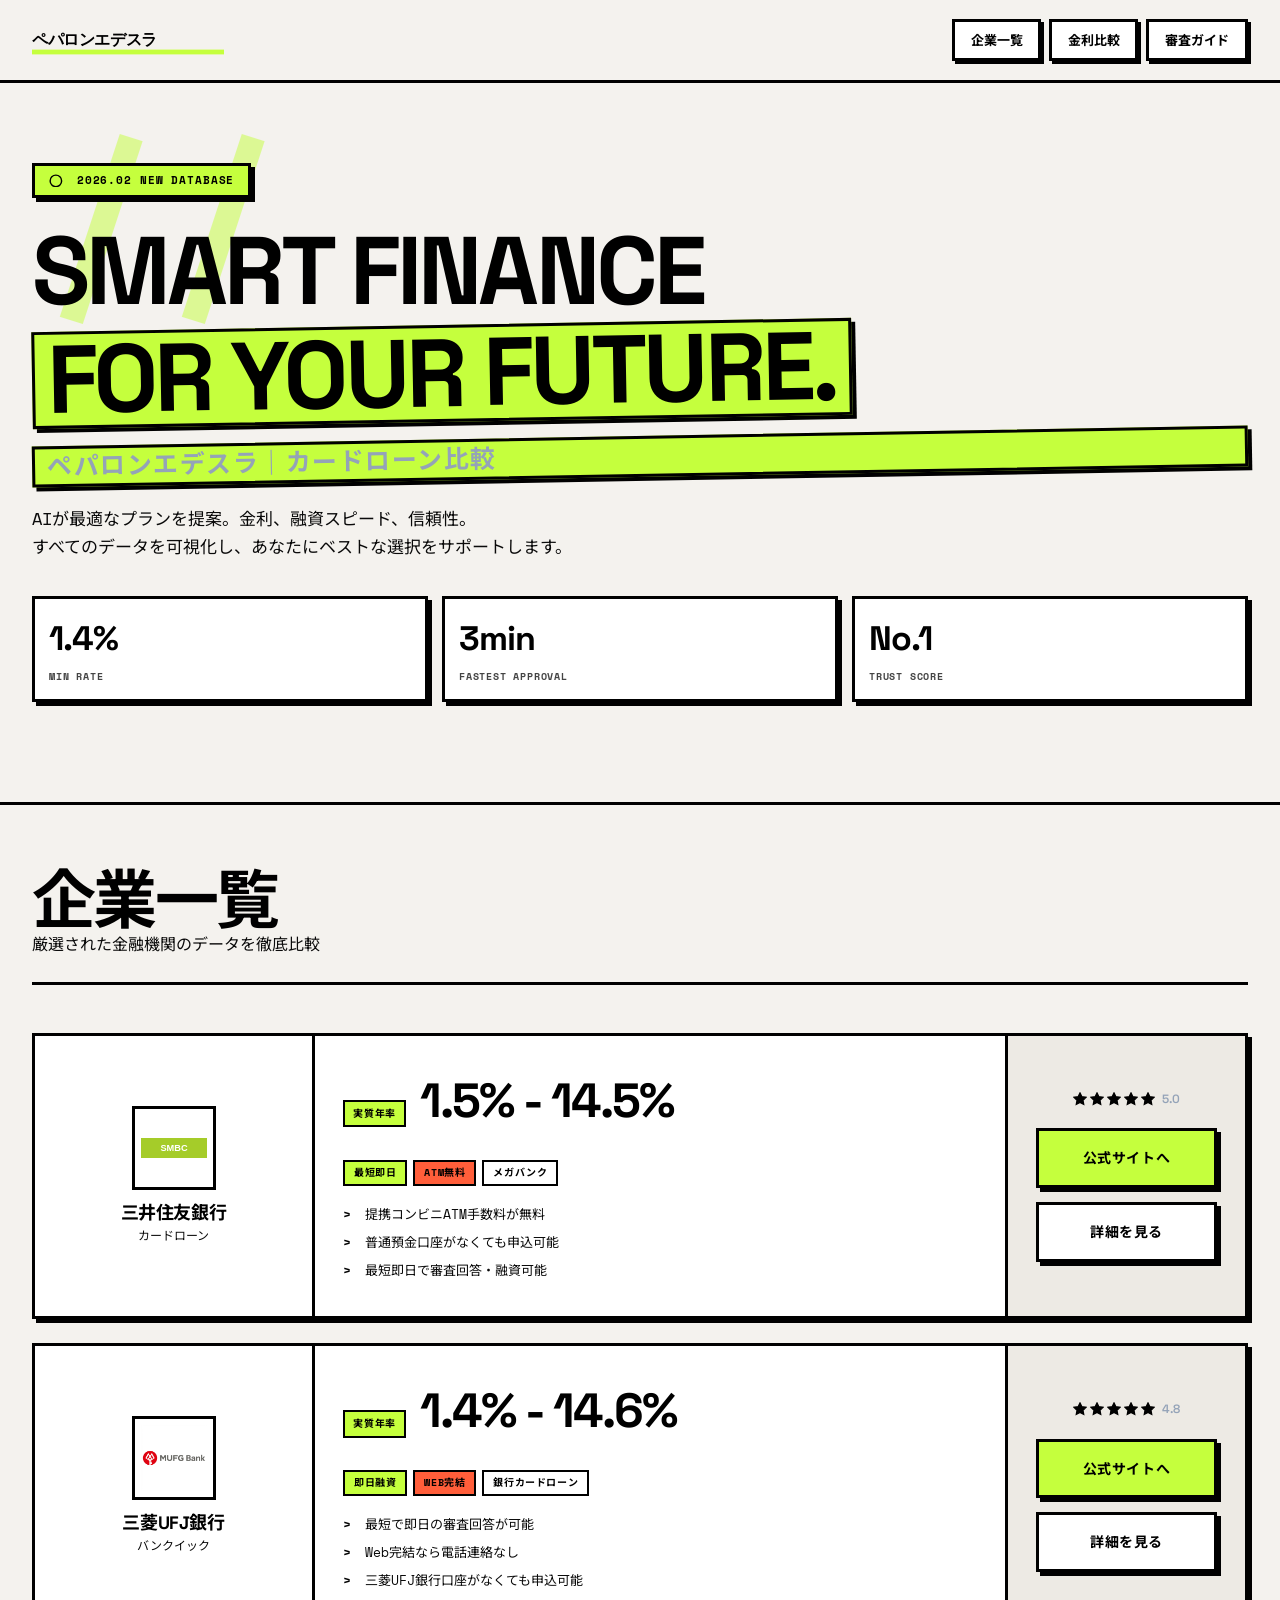
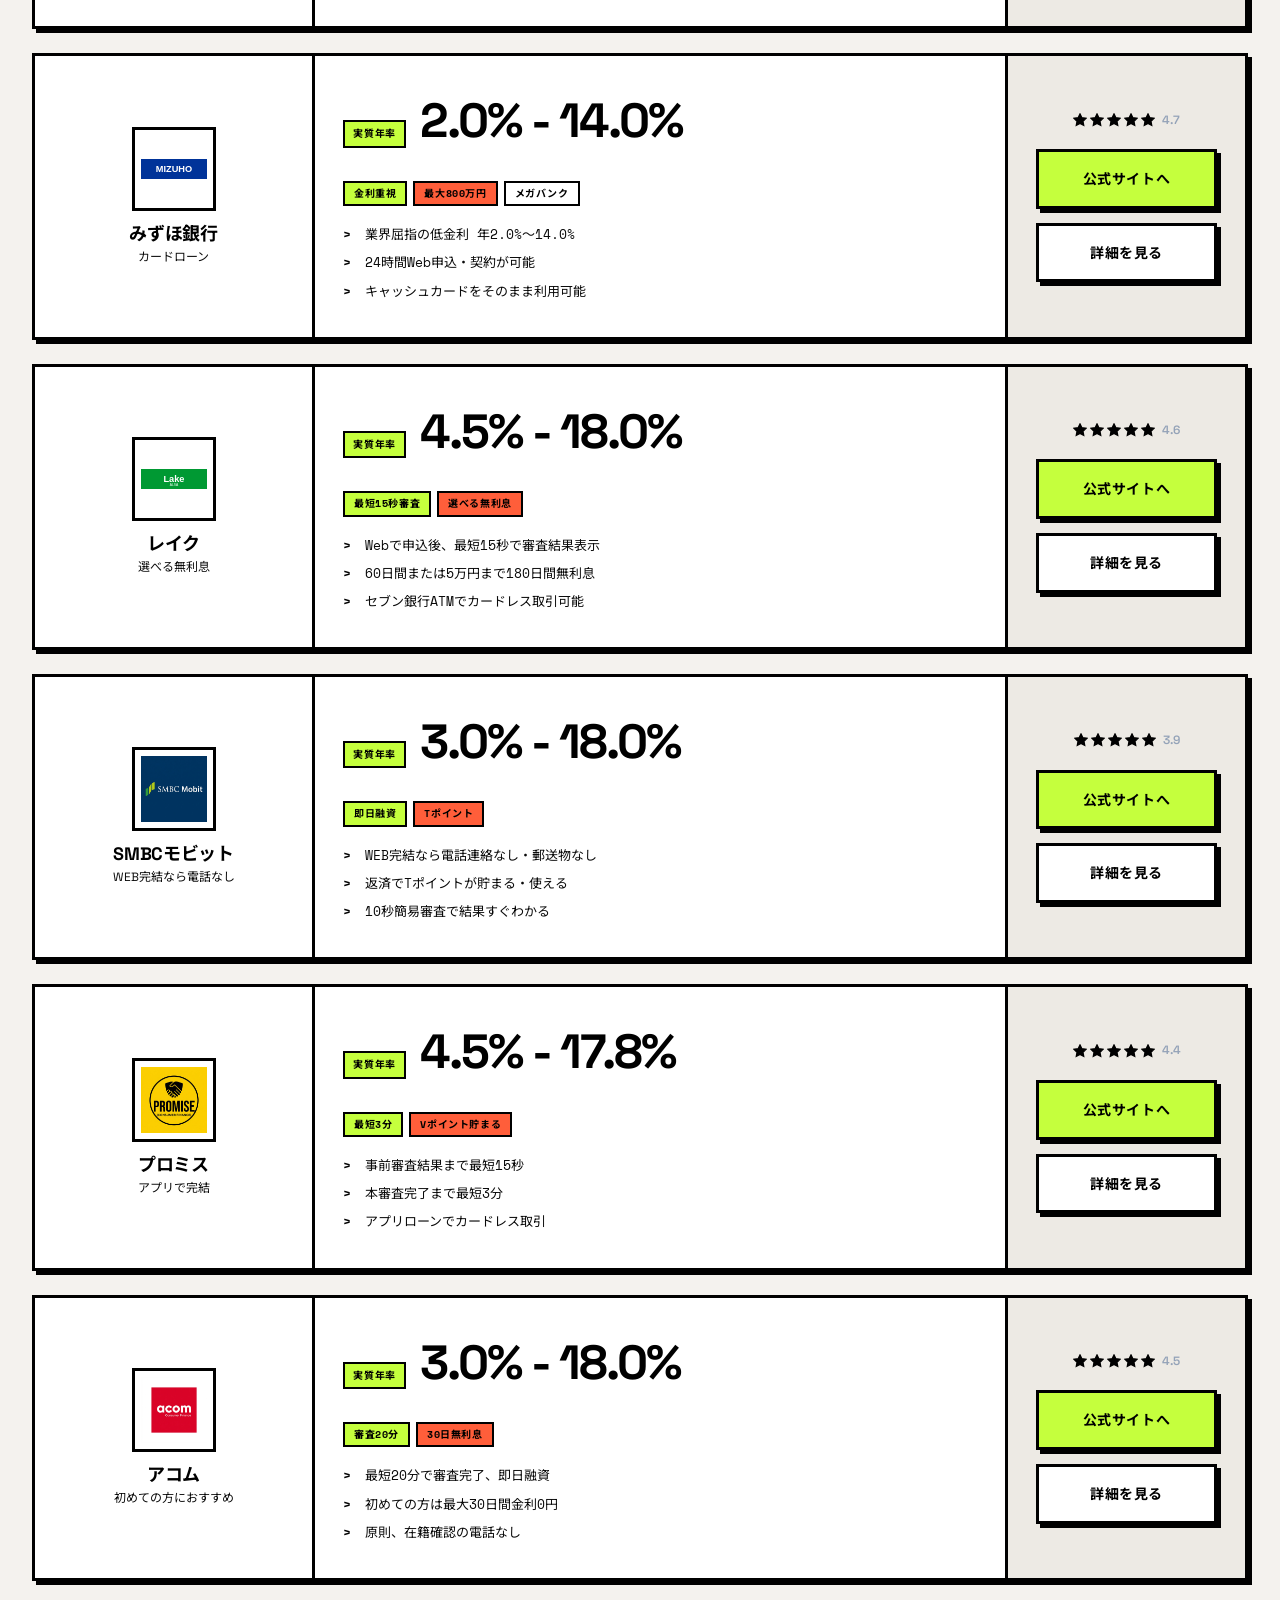
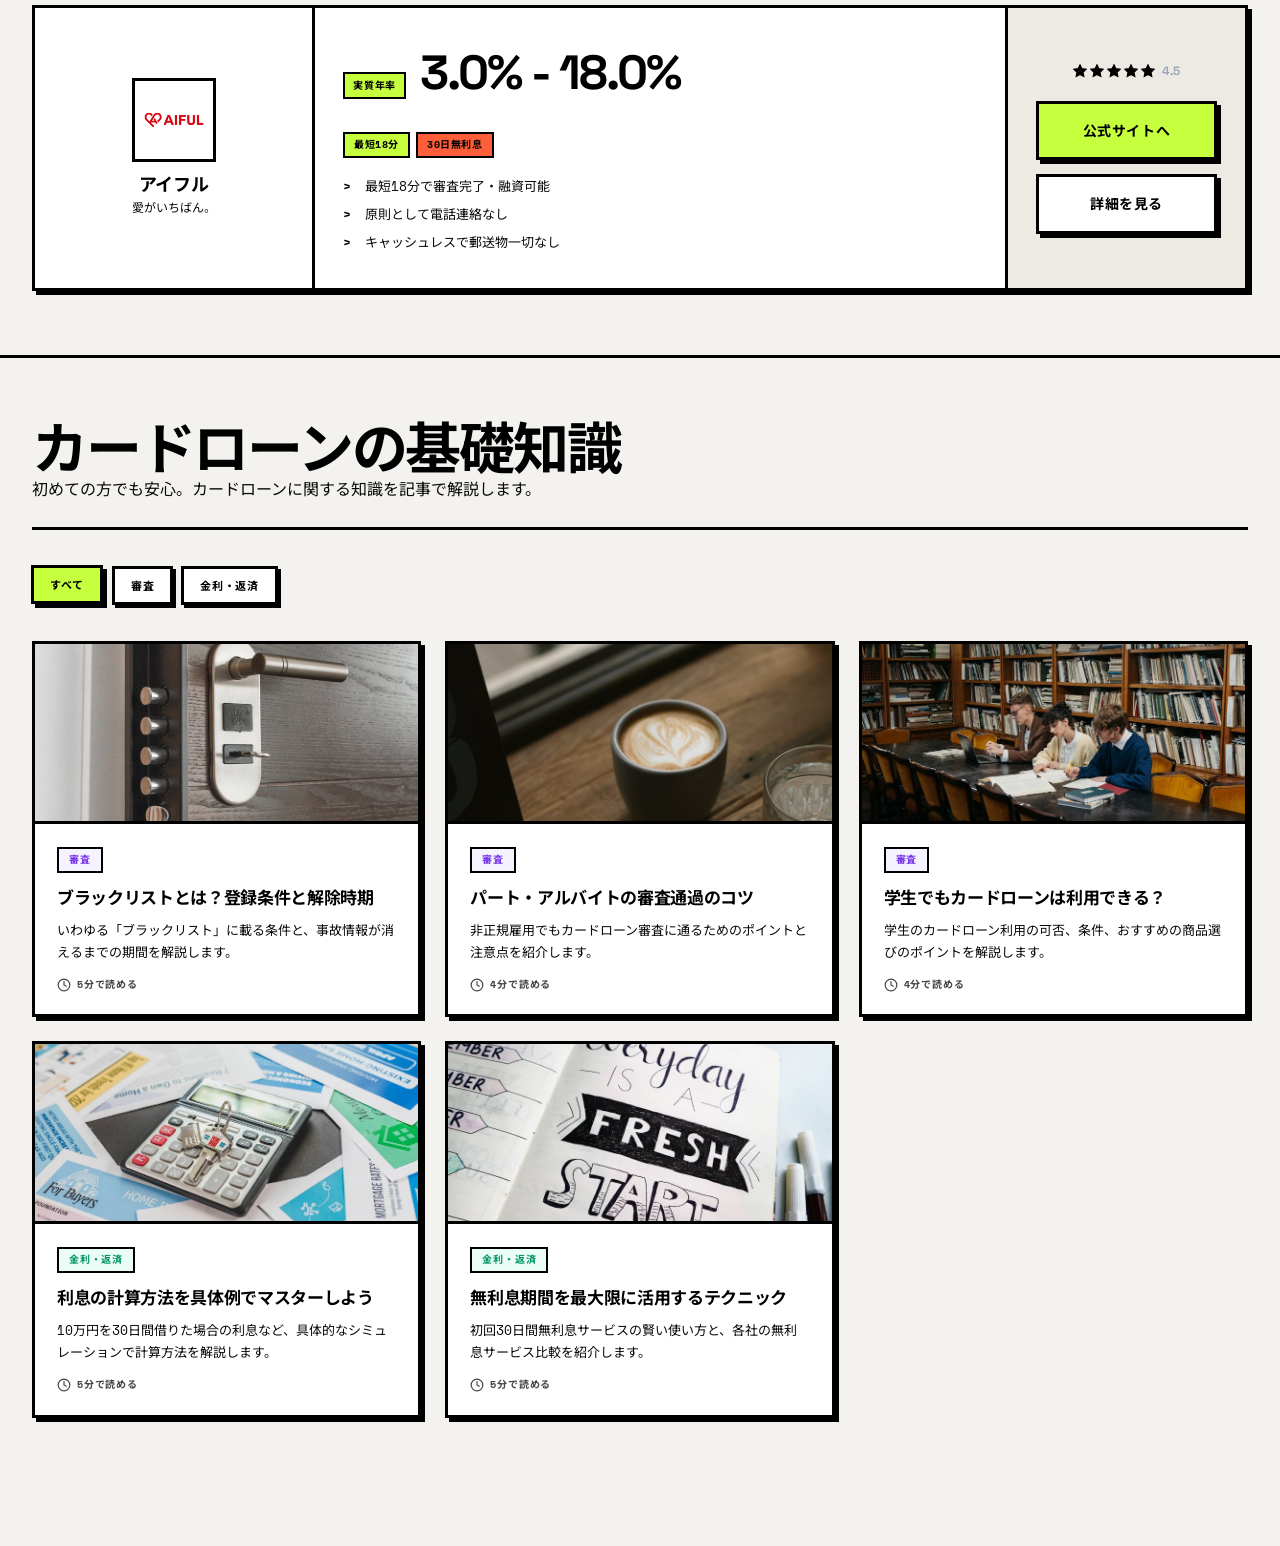
<file: index.html>
<!DOCTYPE html>
<html lang="ja">

<head>
    <meta charset="UTF-8">
    <meta name="viewport" content="width=device-width, initial-scale=1.0">
    <meta name="google-site-verification" content="-6TdqqcIT56PleqRj9SQiF0gVu3qaaSWC-fDSEtcDwE" />
    <link rel="icon" type="image/svg+xml" href="favicon.svg">
    <meta name="description" content="ペパロンエデスラ｜カードローンの主要8社を比較。金利と限度額、審査スピードを軸に厳選してまとめています。">
    <title>ペパロンエデスラ｜カードローン比較</title>
    
    <!-- OGP -->
    <meta property="og:title" content="ペパロンエデスラ｜カードローン比較">
    <meta property="og:type" content="website">
    <meta property="og:site_name" content="ペパロンエデスラ">
    <meta property="og:locale" content="ja_JP">
    <meta property="og:description" content="ペパロンエデスラ｜カードローンの主要8社を比較。金利と限度額、審査スピードを軸に厳選してまとめています。">

    <!-- Fonts -->
    <link rel="preconnect" href="https://fonts.googleapis.com">
    <link rel="preconnect" href="https://fonts.gstatic.com" crossorigin>
    <link
        href="https://fonts.googleapis.com/css2?family=Manrope:wght@400;600;700;800&family=Inter:wght@400;500;600;700&family=Noto+Sans+JP:wght@400;500;700&display=swap"
        rel="stylesheet">

    <!-- Main Stylesheet -->
    <link rel="stylesheet" href="style.css">
</head>

<body>

    <!-- HEADER -->
    <header class="site-header">
        <div class="container header-inner">
            <a href="index.html" class="logo">
                <img src="images/logo-full.svg" alt="ペパロンエデスラ" class="logo-full">
            </a>
            <button class="mobile-menu-btn" aria-label="Menu" aria-expanded="false">
                <span></span>
                <span></span>
                <span></span>
            </button>
            <nav class="nav-links">
                <a href="index.html#ranking" class="nav-link">企業一覧</a>
                <a href="compare.html" class="nav-link">金利比較</a>
                <a href="guide.html" class="nav-link">審査ガイド</a>
            </nav>
        </div>
    </header>

    <!-- HERO SECTION -->
    <section class="hero">
        <div class="container hero-grid">

            <!-- Hero Left: Content -->
            <div class="hero-content">
                <div class="hero-label">
                    <svg class="icon" xmlns="http://www.w3.org/2000/svg" viewBox="0 0 24 24" fill="currentColor"
                        stroke="none">
                        <circle cx="12" cy="12" r="10"></circle>
                    </svg> 2026.02 New Database
                </div>
                <h1 class="hero-title">
                    Smart Finance <br>
                    <span>for Your Future.</span>
                    <span style="display:block;font-size:0.26em;font-weight:700;color:#94a3b8;margin-top:14px;letter-spacing:0.06em;line-height:1.4;">ペパロンエデスラ｜カードローン比較</span>
                </h1>
                <p class="hero-desc">
                    AIが最適なプランを提案。金利、融資スピード、信頼性。<br>
                    すべてのデータを可視化し、あなたにベストな選択をサポートします。
                </p>

                <div class="hero-stats">
                    <div class="stat-item">
                        <span class="stat-val">1.4%</span>
                        <span class="stat-label">Min Rate</span>
                    </div>
                    <div class="stat-item">
                        <span class="stat-val">3min</span>
                        <span class="stat-label">Fastest Approval</span>
                    </div>
                    <div class="stat-item">
                        <span class="stat-val">No.1</span>
                        <span class="stat-label">Trust Score</span>
                    </div>
                </div>
            </div>


        </div>
    </section>

    <!-- RANKING SECTION -->
    <section class="section-ranking">
        <div class="container">

            <div class="ranking-header">
                <h2 class="ranking-title">企業一覧</h2>
                <p style="color:var(--ft-text-light)">厳選された金融機関のデータを徹底比較</p>
            </div>

            <div class="ranking-list">

                <!-- Rank 1: SMBC -->
                <div class="card card-ranking rank-1">

                    <div class="card-col-brand">
                        <img src="images/logo-smbc.svg" alt="SMBC" class="brand-logo-img">
                        <h3 class="brand-name">三井住友銀行</h3>
                        <p style="font-size:12px; color:var(--ft-text-light); margin-top:4px;">カードローン</p>
                    </div>
                    <div class="card-col-details">
                        <div class="rate-group">
                            <span class="rate-label">実質年率</span>
                            <span class="rate-value">1.5% - 14.5%</span>
                        </div>
                        <div class="badge-group">
                            <span class="badge badge-blue">最短即日</span>
                            <span class="badge badge-cyan">ATM無料</span>
                            <span class="badge badge-gray">メガバンク</span>
                        </div>
                        <ul class="feature-list">
                            <li><svg class="icon" xmlns="http://www.w3.org/2000/svg" viewBox="0 0 24 24">
                                    <polyline points="20 6 9 17 4 12"></polyline>
                                </svg> 提携コンビニATM手数料が無料</li>
                            <li><svg class="icon" xmlns="http://www.w3.org/2000/svg" viewBox="0 0 24 24">
                                    <polyline points="20 6 9 17 4 12"></polyline>
                                </svg> 普通預金口座がなくても申込可能</li>
                            <li><svg class="icon" xmlns="http://www.w3.org/2000/svg" viewBox="0 0 24 24">
                                    <polyline points="20 6 9 17 4 12"></polyline>
                                </svg> 最短即日で審査回答・融資可能</li>
                        </ul>
                    </div>
                    <div class="card-col-action">
                        <div class="review-stars">
                            <svg class="icon" xmlns="http://www.w3.org/2000/svg" viewBox="0 0 24 24" fill="currentColor"
                                stroke="none">
                                <polygon
                                    points="12 2 15.09 8.26 22 9.27 17 14.14 18.18 21.02 12 17.77 5.82 21.02 7 14.14 2 9.27 8.91 8.26 12 2">
                                </polygon>
                            </svg>
                            <svg class="icon" xmlns="http://www.w3.org/2000/svg" viewBox="0 0 24 24" fill="currentColor"
                                stroke="none">
                                <polygon
                                    points="12 2 15.09 8.26 22 9.27 17 14.14 18.18 21.02 12 17.77 5.82 21.02 7 14.14 2 9.27 8.91 8.26 12 2">
                                </polygon>
                            </svg>
                            <svg class="icon" xmlns="http://www.w3.org/2000/svg" viewBox="0 0 24 24" fill="currentColor"
                                stroke="none">
                                <polygon
                                    points="12 2 15.09 8.26 22 9.27 17 14.14 18.18 21.02 12 17.77 5.82 21.02 7 14.14 2 9.27 8.91 8.26 12 2">
                                </polygon>
                            </svg>
                            <svg class="icon" xmlns="http://www.w3.org/2000/svg" viewBox="0 0 24 24" fill="currentColor"
                                stroke="none">
                                <polygon
                                    points="12 2 15.09 8.26 22 9.27 17 14.14 18.18 21.02 12 17.77 5.82 21.02 7 14.14 2 9.27 8.91 8.26 12 2">
                                </polygon>
                            </svg>
                            <svg class="icon" xmlns="http://www.w3.org/2000/svg" viewBox="0 0 24 24" fill="currentColor"
                                stroke="none">
                                <polygon
                                    points="12 2 15.09 8.26 22 9.27 17 14.14 18.18 21.02 12 17.77 5.82 21.02 7 14.14 2 9.27 8.91 8.26 12 2">
                                </polygon>
                            </svg>
                            <span style="font-size:12px; color:#94a3b8; font-weight:600; margin-left:4px;">5.0</span>
                        </div>
                        <a href="https://www.smbc.co.jp/kojin/cardloan/lp/D/200/" class="btn btn-primary full-width" target="_blank" rel="noopener noreferrer" referrerpolicy="no-referrer">公式サイトへ</a>
                        <a href="smbc.html" class="btn btn-secondary full-width">詳細を見る</a>
                    </div>
                </div>

                <!-- Rank 2: MUFG -->
                <div class="card card-ranking rank-2">

                    <div class="card-col-brand">
                        <img src="images/mufg.png" alt="Mitsubishi UFJ Bank" class="brand-logo-img">
                        <h3 class="brand-name">三菱UFJ銀行</h3>
                        <p style="font-size:12px; color:var(--ft-text-light); margin-top:4px;">バンクイック</p>
                    </div>
                    <div class="card-col-details">
                        <div class="rate-group">
                            <span class="rate-label">実質年率</span>
                            <span class="rate-value">1.4% - 14.6%</span>
                        </div>
                        <div class="badge-group">
                            <span class="badge badge-blue">即日融資</span>
                            <span class="badge badge-cyan">Web完結</span>
                            <span class="badge badge-gray">銀行カードローン</span>
                        </div>
                        <ul class="feature-list">
                            <li><svg class="icon" xmlns="http://www.w3.org/2000/svg" viewBox="0 0 24 24">
                                    <polyline points="20 6 9 17 4 12"></polyline>
                                </svg> 最短で即日の審査回答が可能</li>
                            <li><svg class="icon" xmlns="http://www.w3.org/2000/svg" viewBox="0 0 24 24">
                                    <polyline points="20 6 9 17 4 12"></polyline>
                                </svg> Web完結なら電話連絡なし</li>
                            <li><svg class="icon" xmlns="http://www.w3.org/2000/svg" viewBox="0 0 24 24">
                                    <polyline points="20 6 9 17 4 12"></polyline>
                                </svg> 三菱UFJ銀行口座がなくても申込可能</li>
                        </ul>
                    </div>
                    <div class="card-col-action">
                        <div class="review-stars">
                            <svg class="icon" xmlns="http://www.w3.org/2000/svg" viewBox="0 0 24 24" fill="currentColor"
                                stroke="none">
                                <polygon
                                    points="12 2 15.09 8.26 22 9.27 17 14.14 18.18 21.02 12 17.77 5.82 21.02 7 14.14 2 9.27 8.91 8.26 12 2">
                                </polygon>
                            </svg>
                            <svg class="icon" xmlns="http://www.w3.org/2000/svg" viewBox="0 0 24 24" fill="currentColor"
                                stroke="none">
                                <polygon
                                    points="12 2 15.09 8.26 22 9.27 17 14.14 18.18 21.02 12 17.77 5.82 21.02 7 14.14 2 9.27 8.91 8.26 12 2">
                                </polygon>
                            </svg>
                            <svg class="icon" xmlns="http://www.w3.org/2000/svg" viewBox="0 0 24 24" fill="currentColor"
                                stroke="none">
                                <polygon
                                    points="12 2 15.09 8.26 22 9.27 17 14.14 18.18 21.02 12 17.77 5.82 21.02 7 14.14 2 9.27 8.91 8.26 12 2">
                                </polygon>
                            </svg>
                            <svg class="icon" xmlns="http://www.w3.org/2000/svg" viewBox="0 0 24 24" fill="currentColor"
                                stroke="none">
                                <polygon
                                    points="12 2 15.09 8.26 22 9.27 17 14.14 18.18 21.02 12 17.77 5.82 21.02 7 14.14 2 9.27 8.91 8.26 12 2">
                                </polygon>
                            </svg>
                            <svg class="icon" xmlns="http://www.w3.org/2000/svg" viewBox="0 0 24 24" fill="currentColor"
                                stroke="none">
                                <polygon
                                    points="12 2 15.09 8.26 22 9.27 17 14.14 18.18 21.02 12 17.77 5.82 21.02 7 14.14 2 9.27 8.91 8.26 12 2">
                                </polygon>
                            </svg>
                            <span style="font-size:12px; color:#94a3b8; font-weight:600; margin-left:4px;">4.8</span>
                        </div>
                        <a href="https://www.bk.mufg.jp/kariru/mycard_plus/index.html" class="btn btn-primary full-width" target="_blank" rel="noopener noreferrer" referrerpolicy="no-referrer">公式サイトへ</a>
                        <a href="mufg.html" class="btn btn-secondary full-width">詳細を見る</a>
                    </div>
                </div>

                <!-- Rank 3: Mizuho -->
                <div class="card card-ranking rank-3">

                    <div class="card-col-brand">
                        <img src="images/logo-mizuho.svg" alt="Mizuho Bank" class="brand-logo-img">
                        <h3 class="brand-name">みずほ銀行</h3>
                        <p style="font-size:12px; color:var(--ft-text-light); margin-top:4px;">カードローン</p>
                    </div>
                    <div class="card-col-details">
                        <div class="rate-group">
                            <span class="rate-label">実質年率</span>
                            <span class="rate-value">2.0% - 14.0%</span>
                        </div>
                        <div class="badge-group">
                            <span class="badge badge-blue">金利重視</span>
                            <span class="badge badge-cyan">最大800万円</span>
                            <span class="badge badge-gray">メガバンク</span>
                        </div>
                        <ul class="feature-list">
                            <li><svg class="icon" xmlns="http://www.w3.org/2000/svg" viewBox="0 0 24 24">
                                    <polyline points="20 6 9 17 4 12"></polyline>
                                </svg> 業界屈指の低金利 年2.0%〜14.0%</li>
                            <li><svg class="icon" xmlns="http://www.w3.org/2000/svg" viewBox="0 0 24 24">
                                    <polyline points="20 6 9 17 4 12"></polyline>
                                </svg> 24時間Web申込・契約が可能</li>
                            <li><svg class="icon" xmlns="http://www.w3.org/2000/svg" viewBox="0 0 24 24">
                                    <polyline points="20 6 9 17 4 12"></polyline>
                                </svg> キャッシュカードをそのまま利用可能</li>
                        </ul>
                    </div>
                    <div class="card-col-action">
                        <div class="review-stars">
                            <svg class="icon" xmlns="http://www.w3.org/2000/svg" viewBox="0 0 24 24" fill="currentColor"
                                stroke="none">
                                <polygon
                                    points="12 2 15.09 8.26 22 9.27 17 14.14 18.18 21.02 12 17.77 5.82 21.02 7 14.14 2 9.27 8.91 8.26 12 2">
                                </polygon>
                            </svg>
                            <svg class="icon" xmlns="http://www.w3.org/2000/svg" viewBox="0 0 24 24" fill="currentColor"
                                stroke="none">
                                <polygon
                                    points="12 2 15.09 8.26 22 9.27 17 14.14 18.18 21.02 12 17.77 5.82 21.02 7 14.14 2 9.27 8.91 8.26 12 2">
                                </polygon>
                            </svg>
                            <svg class="icon" xmlns="http://www.w3.org/2000/svg" viewBox="0 0 24 24" fill="currentColor"
                                stroke="none">
                                <polygon
                                    points="12 2 15.09 8.26 22 9.27 17 14.14 18.18 21.02 12 17.77 5.82 21.02 7 14.14 2 9.27 8.91 8.26 12 2">
                                </polygon>
                            </svg>
                            <svg class="icon" xmlns="http://www.w3.org/2000/svg" viewBox="0 0 24 24" fill="currentColor"
                                stroke="none">
                                <polygon
                                    points="12 2 15.09 8.26 22 9.27 17 14.14 18.18 21.02 12 17.77 5.82 21.02 7 14.14 2 9.27 8.91 8.26 12 2">
                                </polygon>
                            </svg>
                            <svg class="icon" xmlns="http://www.w3.org/2000/svg" viewBox="0 0 24 24" fill="currentColor"
                                stroke="none">
                                <polygon
                                    points="12 2 15.09 8.26 22 9.27 17 14.14 18.18 21.02 12 17.77 5.82 21.02 7 14.14 2 9.27 8.91 8.26 12 2">
                                </polygon>
                            </svg>
                            <span style="font-size:12px; color:#94a3b8; font-weight:600; margin-left:4px;">4.7</span>
                        </div>
                        <a href="https://www.mizuhobank.co.jp/loan_card/index.html" class="btn btn-primary full-width" target="_blank" rel="noopener noreferrer" referrerpolicy="no-referrer">公式サイトへ</a>
                        <a href="mizuho.html" class="btn btn-secondary full-width">詳細を見る</a>
                    </div>
                </div>

                <!-- Rank 4: Lake -->
                <div class="card card-ranking">

                    <div class="card-col-brand">
                        <img src="images/logo-lake.svg" alt="Lake" class="brand-logo-img">
                        <h3 class="brand-name">レイク</h3>
                        <p style="font-size:12px; color:var(--ft-text-light); margin-top:4px;">選べる無利息</p>
                    </div>
                    <div class="card-col-details">
                        <div class="rate-group">
                            <span class="rate-label">実質年率</span>
                            <span class="rate-value">4.5% - 18.0%</span>
                        </div>
                        <div class="badge-group">
                            <span class="badge badge-blue">最短15秒審査</span>
                            <span class="badge badge-cyan">選べる無利息</span>
                        </div>
                        <ul class="feature-list">
                            <li><svg class="icon" xmlns="http://www.w3.org/2000/svg" viewBox="0 0 24 24">
                                    <polyline points="20 6 9 17 4 12"></polyline>
                                </svg> Webで申込後、最短15秒で審査結果表示</li>
                            <li><svg class="icon" xmlns="http://www.w3.org/2000/svg" viewBox="0 0 24 24">
                                    <polyline points="20 6 9 17 4 12"></polyline>
                                </svg> 60日間または5万円まで180日間無利息</li>
                            <li><svg class="icon" xmlns="http://www.w3.org/2000/svg" viewBox="0 0 24 24">
                                    <polyline points="20 6 9 17 4 12"></polyline>
                                </svg> セブン銀行ATMでカードレス取引可能</li>
                        </ul>
                    </div>
                    <div class="card-col-action">
                        <div class="review-stars">
                            <svg class="icon" xmlns="http://www.w3.org/2000/svg" viewBox="0 0 24 24" fill="currentColor"
                                stroke="none">
                                <polygon
                                    points="12 2 15.09 8.26 22 9.27 17 14.14 18.18 21.02 12 17.77 5.82 21.02 7 14.14 2 9.27 8.91 8.26 12 2">
                                </polygon>
                            </svg>
                            <svg class="icon" xmlns="http://www.w3.org/2000/svg" viewBox="0 0 24 24" fill="currentColor"
                                stroke="none">
                                <polygon
                                    points="12 2 15.09 8.26 22 9.27 17 14.14 18.18 21.02 12 17.77 5.82 21.02 7 14.14 2 9.27 8.91 8.26 12 2">
                                </polygon>
                            </svg>
                            <svg class="icon" xmlns="http://www.w3.org/2000/svg" viewBox="0 0 24 24" fill="currentColor"
                                stroke="none">
                                <polygon
                                    points="12 2 15.09 8.26 22 9.27 17 14.14 18.18 21.02 12 17.77 5.82 21.02 7 14.14 2 9.27 8.91 8.26 12 2">
                                </polygon>
                            </svg>
                            <svg class="icon" xmlns="http://www.w3.org/2000/svg" viewBox="0 0 24 24" fill="currentColor"
                                stroke="none">
                                <polygon
                                    points="12 2 15.09 8.26 22 9.27 17 14.14 18.18 21.02 12 17.77 5.82 21.02 7 14.14 2 9.27 8.91 8.26 12 2">
                                </polygon>
                            </svg>
                            <svg class="icon" xmlns="http://www.w3.org/2000/svg" viewBox="0 0 24 24" fill="currentColor"
                                stroke="none">
                                <polygon
                                    points="12 2 15.09 8.26 22 9.27 17 14.14 18.18 21.02 12 17.77 5.82 21.02 7 14.14 2 9.27 8.91 8.26 12 2">
                                </polygon>
                            </svg>
                            <span style="font-size:12px; color:#94a3b8; font-weight:600; margin-left:4px;">4.6</span>
                        </div>
                        <a href="https://lakealsa.com/" class="btn btn-primary full-width" target="_blank" rel="noopener noreferrer" referrerpolicy="no-referrer">公式サイトへ</a>
                        <a href="lake.html" class="btn btn-secondary full-width">詳細を見る</a>
                    </div>
                </div>

                <!-- Rank 5: Mobit -->
                <div class="card card-ranking">

                    <div class="card-col-brand">
                        <img src="images/mobit.png" alt="SMBC Mobit" class="brand-logo-img">
                        <h3 class="brand-name">SMBCモビット</h3>
                        <p style="font-size:12px; color:var(--ft-text-light); margin-top:4px;">WEB完結なら電話なし</p>
                    </div>
                    <div class="card-col-details">
                        <div class="rate-group">
                            <span class="rate-label">実質年率</span>
                            <span class="rate-value">3.0% - 18.0%</span>
                        </div>
                        <div class="badge-group">
                            <span class="badge badge-blue">即日融資</span>
                            <span class="badge badge-cyan">Tポイント</span>
                        </div>
                        <ul class="feature-list">
                            <li><svg class="icon" xmlns="http://www.w3.org/2000/svg" viewBox="0 0 24 24">
                                    <polyline points="20 6 9 17 4 12"></polyline>
                                </svg> WEB完結なら電話連絡なし・郵送物なし</li>
                            <li><svg class="icon" xmlns="http://www.w3.org/2000/svg" viewBox="0 0 24 24">
                                    <polyline points="20 6 9 17 4 12"></polyline>
                                </svg> 返済でTポイントが貯まる・使える</li>
                            <li><svg class="icon" xmlns="http://www.w3.org/2000/svg" viewBox="0 0 24 24">
                                    <polyline points="20 6 9 17 4 12"></polyline>
                                </svg> 10秒簡易審査で結果すぐわかる</li>
                        </ul>
                    </div>
                    <div class="card-col-action">
                        <div class="review-stars">
                            <svg class="icon" xmlns="http://www.w3.org/2000/svg" viewBox="0 0 24 24" fill="currentColor"
                                stroke="none">
                                <polygon
                                    points="12 2 15.09 8.26 22 9.27 17 14.14 18.18 21.02 12 17.77 5.82 21.02 7 14.14 2 9.27 8.91 8.26 12 2">
                                </polygon>
                            </svg>
                            <svg class="icon" xmlns="http://www.w3.org/2000/svg" viewBox="0 0 24 24" fill="currentColor"
                                stroke="none">
                                <polygon
                                    points="12 2 15.09 8.26 22 9.27 17 14.14 18.18 21.02 12 17.77 5.82 21.02 7 14.14 2 9.27 8.91 8.26 12 2">
                                </polygon>
                            </svg>
                            <svg class="icon" xmlns="http://www.w3.org/2000/svg" viewBox="0 0 24 24" fill="currentColor"
                                stroke="none">
                                <polygon
                                    points="12 2 15.09 8.26 22 9.27 17 14.14 18.18 21.02 12 17.77 5.82 21.02 7 14.14 2 9.27 8.91 8.26 12 2">
                                </polygon>
                            </svg>
                            <svg class="icon" xmlns="http://www.w3.org/2000/svg" viewBox="0 0 24 24" fill="currentColor"
                                stroke="none">
                                <polygon
                                    points="12 2 15.09 8.26 22 9.27 17 14.14 18.18 21.02 12 17.77 5.82 21.02 7 14.14 2 9.27 8.91 8.26 12 2">
                                </polygon>
                            </svg>
                            <svg class="icon" xmlns="http://www.w3.org/2000/svg" viewBox="0 0 24 24" fill="none"
                                stroke="currentColor">
                                <polygon
                                    points="12 2 15.09 8.26 22 9.27 17 14.14 18.18 21.02 12 17.77 5.82 21.02 7 14.14 2 9.27 8.91 8.26 12 2">
                                </polygon>
                            </svg>
                            <span style="font-size:12px; color:#94a3b8; font-weight:600; margin-left:4px;">3.9</span>
                        </div>
                        <a href="https://ac.orkaasp.com/317fRd506a2L294L/cl/?bId=a0b00f13" class="btn btn-primary full-width" target="_blank" rel="noopener noreferrer" referrerpolicy="no-referrer">公式サイトへ</a>
                        <a href="mobit.html" class="btn btn-secondary full-width">詳細を見る</a>
                    </div>
                </div>

                <!-- Rank 6: Promise -->
                <div class="card card-ranking">

                    <div class="card-col-brand">
                        <img src="images/promise.png" alt="Promise" class="brand-logo-img">
                        <h3 class="brand-name">プロミス</h3>
                        <p style="font-size:12px; color:var(--ft-text-light); margin-top:4px;">アプリで完結</p>
                    </div>
                    <div class="card-col-details">
                        <div class="rate-group">
                            <span class="rate-label">実質年率</span>
                            <span class="rate-value">4.5% - 17.8%</span>
                        </div>
                        <div class="badge-group">
                            <span class="badge badge-blue">最短3分</span>
                            <span class="badge badge-cyan">Vポイント貯まる</span>
                        </div>
                        <ul class="feature-list">
                            <li><svg class="icon" xmlns="http://www.w3.org/2000/svg" viewBox="0 0 24 24">
                                    <polyline points="20 6 9 17 4 12"></polyline>
                                </svg> 事前審査結果まで最短15秒</li>
                            <li><svg class="icon" xmlns="http://www.w3.org/2000/svg" viewBox="0 0 24 24">
                                    <polyline points="20 6 9 17 4 12"></polyline>
                                </svg> 本審査完了まで最短3分</li>
                            <li><svg class="icon" xmlns="http://www.w3.org/2000/svg" viewBox="0 0 24 24">
                                    <polyline points="20 6 9 17 4 12"></polyline>
                                </svg> アプリローンでカードレス取引</li>
                        </ul>
                    </div>
                    <div class="card-col-action">
                        <div class="review-stars">
                            <svg class="icon" xmlns="http://www.w3.org/2000/svg" viewBox="0 0 24 24" fill="currentColor"
                                stroke="none">
                                <polygon
                                    points="12 2 15.09 8.26 22 9.27 17 14.14 18.18 21.02 12 17.77 5.82 21.02 7 14.14 2 9.27 8.91 8.26 12 2">
                                </polygon>
                            </svg>
                            <svg class="icon" xmlns="http://www.w3.org/2000/svg" viewBox="0 0 24 24" fill="currentColor"
                                stroke="none">
                                <polygon
                                    points="12 2 15.09 8.26 22 9.27 17 14.14 18.18 21.02 12 17.77 5.82 21.02 7 14.14 2 9.27 8.91 8.26 12 2">
                                </polygon>
                            </svg>
                            <svg class="icon" xmlns="http://www.w3.org/2000/svg" viewBox="0 0 24 24" fill="currentColor"
                                stroke="none">
                                <polygon
                                    points="12 2 15.09 8.26 22 9.27 17 14.14 18.18 21.02 12 17.77 5.82 21.02 7 14.14 2 9.27 8.91 8.26 12 2">
                                </polygon>
                            </svg>
                            <svg class="icon" xmlns="http://www.w3.org/2000/svg" viewBox="0 0 24 24" fill="currentColor"
                                stroke="none">
                                <polygon
                                    points="12 2 15.09 8.26 22 9.27 17 14.14 18.18 21.02 12 17.77 5.82 21.02 7 14.14 2 9.27 8.91 8.26 12 2">
                                </polygon>
                            </svg>
                            <svg class="icon" xmlns="http://www.w3.org/2000/svg" viewBox="0 0 24 24" fill="none"
                                stroke="currentColor">
                                <polygon
                                    points="12 2 15.09 8.26 22 9.27 17 14.14 18.18 21.02 12 17.77 5.82 21.02 7 14.14 2 9.27 8.91 8.26 12 2">
                                </polygon>
                            </svg>
                            <span style="font-size:12px; color:#94a3b8; font-weight:600; margin-left:4px;">4.4</span>
                        </div>
                        <a href="https://ac.orkaasp.com/317fRd506a2L294L/cl/?bId=f4a7b84a" class="btn btn-primary full-width" target="_blank" rel="noopener noreferrer" referrerpolicy="no-referrer">公式サイトへ</a>
                        <a href="promise.html" class="btn btn-secondary full-width">詳細を見る</a>
                    </div>
                </div>

                <!-- Rank 7: Acom -->
                <div class="card card-ranking">

                    <div class="card-col-brand">
                        <img src="images/acom.png" alt="Acom" class="brand-logo-img">
                        <h3 class="brand-name">アコム</h3>
                        <p style="font-size:12px; color:var(--ft-text-light); margin-top:4px;">初めての方におすすめ</p>
                    </div>
                    <div class="card-col-details">
                        <div class="rate-group">
                            <span class="rate-label">実質年率</span>
                            <span class="rate-value">3.0% - 18.0%</span>
                        </div>
                        <div class="badge-group">
                            <span class="badge badge-blue">審査20分</span>
                            <span class="badge badge-cyan">30日無利息</span>
                        </div>
                        <ul class="feature-list">
                            <li><svg class="icon" xmlns="http://www.w3.org/2000/svg" viewBox="0 0 24 24">
                                    <polyline points="20 6 9 17 4 12"></polyline>
                                </svg> 最短20分で審査完了、即日融資</li>
                            <li><svg class="icon" xmlns="http://www.w3.org/2000/svg" viewBox="0 0 24 24">
                                    <polyline points="20 6 9 17 4 12"></polyline>
                                </svg> 初めての方は最大30日間金利0円</li>
                            <li><svg class="icon" xmlns="http://www.w3.org/2000/svg" viewBox="0 0 24 24">
                                    <polyline points="20 6 9 17 4 12"></polyline>
                                </svg> 原則、在籍確認の電話なし</li>
                        </ul>
                    </div>
                    <div class="card-col-action">
                        <div class="review-stars">
                            <svg class="icon" xmlns="http://www.w3.org/2000/svg" viewBox="0 0 24 24" fill="currentColor"
                                stroke="none">
                                <polygon
                                    points="12 2 15.09 8.26 22 9.27 17 14.14 18.18 21.02 12 17.77 5.82 21.02 7 14.14 2 9.27 8.91 8.26 12 2">
                                </polygon>
                            </svg>
                            <svg class="icon" xmlns="http://www.w3.org/2000/svg" viewBox="0 0 24 24" fill="currentColor"
                                stroke="none">
                                <polygon
                                    points="12 2 15.09 8.26 22 9.27 17 14.14 18.18 21.02 12 17.77 5.82 21.02 7 14.14 2 9.27 8.91 8.26 12 2">
                                </polygon>
                            </svg>
                            <svg class="icon" xmlns="http://www.w3.org/2000/svg" viewBox="0 0 24 24" fill="currentColor"
                                stroke="none">
                                <polygon
                                    points="12 2 15.09 8.26 22 9.27 17 14.14 18.18 21.02 12 17.77 5.82 21.02 7 14.14 2 9.27 8.91 8.26 12 2">
                                </polygon>
                            </svg>
                            <svg class="icon" xmlns="http://www.w3.org/2000/svg" viewBox="0 0 24 24" fill="currentColor"
                                stroke="none">
                                <polygon
                                    points="12 2 15.09 8.26 22 9.27 17 14.14 18.18 21.02 12 17.77 5.82 21.02 7 14.14 2 9.27 8.91 8.26 12 2">
                                </polygon>
                            </svg>
                            <svg class="icon" xmlns="http://www.w3.org/2000/svg" viewBox="0 0 24 24" fill="none"
                                stroke="currentColor">
                                <polygon
                                    points="12 2 15.09 8.26 22 9.27 17 14.14 18.18 21.02 12 17.77 5.82 21.02 7 14.14 2 9.27 8.91 8.26 12 2">
                                </polygon>
                            </svg>
                            <span style="font-size:12px; color:#94a3b8; font-weight:600; margin-left:4px;">4.5</span>
                        </div>
                        <a href="https://ac.orkaasp.com/317fRd506a2L294L/cl/?bId=30q1b6dd" class="btn btn-primary full-width" target="_blank" rel="noopener noreferrer" referrerpolicy="no-referrer">公式サイトへ</a>
                        <a href="acom.html" class="btn btn-secondary full-width">詳細を見る</a>
                    </div>
                </div>

                <!-- Rank 8: Aiful -->
                <div class="card card-ranking">

                    <div class="card-col-brand">
                        <img src="images/aiful.png" alt="Aiful" class="brand-logo-img">
                        <h3 class="brand-name">アイフル</h3>
                        <p style="font-size:12px; color:var(--ft-text-light); margin-top:4px;">愛がいちばん。</p>
                    </div>
                    <div class="card-col-details">
                        <div class="rate-group">
                            <span class="rate-label">実質年率</span>
                            <span class="rate-value">3.0% - 18.0%</span>
                        </div>
                        <div class="badge-group">
                            <span class="badge badge-blue">最短18分</span>
                            <span class="badge badge-cyan">30日無利息</span>
                        </div>
                        <ul class="feature-list">
                            <li><svg class="icon" xmlns="http://www.w3.org/2000/svg" viewBox="0 0 24 24">
                                    <polyline points="20 6 9 17 4 12"></polyline>
                                </svg> 最短18分で審査完了・融資可能</li>
                            <li><svg class="icon" xmlns="http://www.w3.org/2000/svg" viewBox="0 0 24 24">
                                    <polyline points="20 6 9 17 4 12"></polyline>
                                </svg> 原則として電話連絡なし</li>
                            <li><svg class="icon" xmlns="http://www.w3.org/2000/svg" viewBox="0 0 24 24">
                                    <polyline points="20 6 9 17 4 12"></polyline>
                                </svg> キャッシュレスで郵送物一切なし</li>
                        </ul>
                    </div>
                    <div class="card-col-action">
                        <div class="review-stars">
                            <svg class="icon" xmlns="http://www.w3.org/2000/svg" viewBox="0 0 24 24" fill="currentColor"
                                stroke="none">
                                <polygon
                                    points="12 2 15.09 8.26 22 9.27 17 14.14 18.18 21.02 12 17.77 5.82 21.02 7 14.14 2 9.27 8.91 8.26 12 2">
                                </polygon>
                            </svg>
                            <svg class="icon" xmlns="http://www.w3.org/2000/svg" viewBox="0 0 24 24" fill="currentColor"
                                stroke="none">
                                <polygon
                                    points="12 2 15.09 8.26 22 9.27 17 14.14 18.18 21.02 12 17.77 5.82 21.02 7 14.14 2 9.27 8.91 8.26 12 2">
                                </polygon>
                            </svg>
                            <svg class="icon" xmlns="http://www.w3.org/2000/svg" viewBox="0 0 24 24" fill="currentColor"
                                stroke="none">
                                <polygon
                                    points="12 2 15.09 8.26 22 9.27 17 14.14 18.18 21.02 12 17.77 5.82 21.02 7 14.14 2 9.27 8.91 8.26 12 2">
                                </polygon>
                            </svg>
                            <svg class="icon" xmlns="http://www.w3.org/2000/svg" viewBox="0 0 24 24" fill="currentColor"
                                stroke="none">
                                <polygon
                                    points="12 2 15.09 8.26 22 9.27 17 14.14 18.18 21.02 12 17.77 5.82 21.02 7 14.14 2 9.27 8.91 8.26 12 2">
                                </polygon>
                            </svg>
                            <svg class="icon" xmlns="http://www.w3.org/2000/svg" viewBox="0 0 24 24" fill="currentColor"
                                stroke="none">
                                <polygon
                                    points="12 2 15.09 8.26 22 9.27 17 14.14 18.18 21.02 12 17.77 5.82 21.02 7 14.14 2 9.27 8.91 8.26 12 2">
                                </polygon>
                            </svg>
                            <span style="font-size:12px; color:#94a3b8; font-weight:600; margin-left:4px;">4.5</span>
                        </div>
                        <a href="https://ac.orkaasp.com/317fRd506a2L294L/cl/?bId=ea401119" class="btn btn-primary full-width" target="_blank" rel="noopener noreferrer" referrerpolicy="no-referrer">公式サイトへ</a>
                        <a href="aiful.html" class="btn btn-secondary full-width">詳細を見る</a>
                    </div>
                </div>

            </div>
        </div>
    </section>

    <!-- Knowledge Articles -->
    <section class="knowledge-section" id="knowledge">
        <div class="container">
            <div class="knowledge-header">
                <h2 class="knowledge-title">カードローンの基礎知識</h2>
                <p style="color:var(--ft-text-light); font-size:16px;">初めての方でも安心。カードローンに関する知識を記事で解説します。</p>
            </div>
            <div class="knowledge-filters" id="knowledgeFilters"></div>
            <div class="knowledge-grid" id="knowledgeGrid"></div>
            <div class="knowledge-more" id="knowledgeMore"></div>
        </div>
    </section>

    <script src="js/main.js"></script>
</body>

</html>
</file>
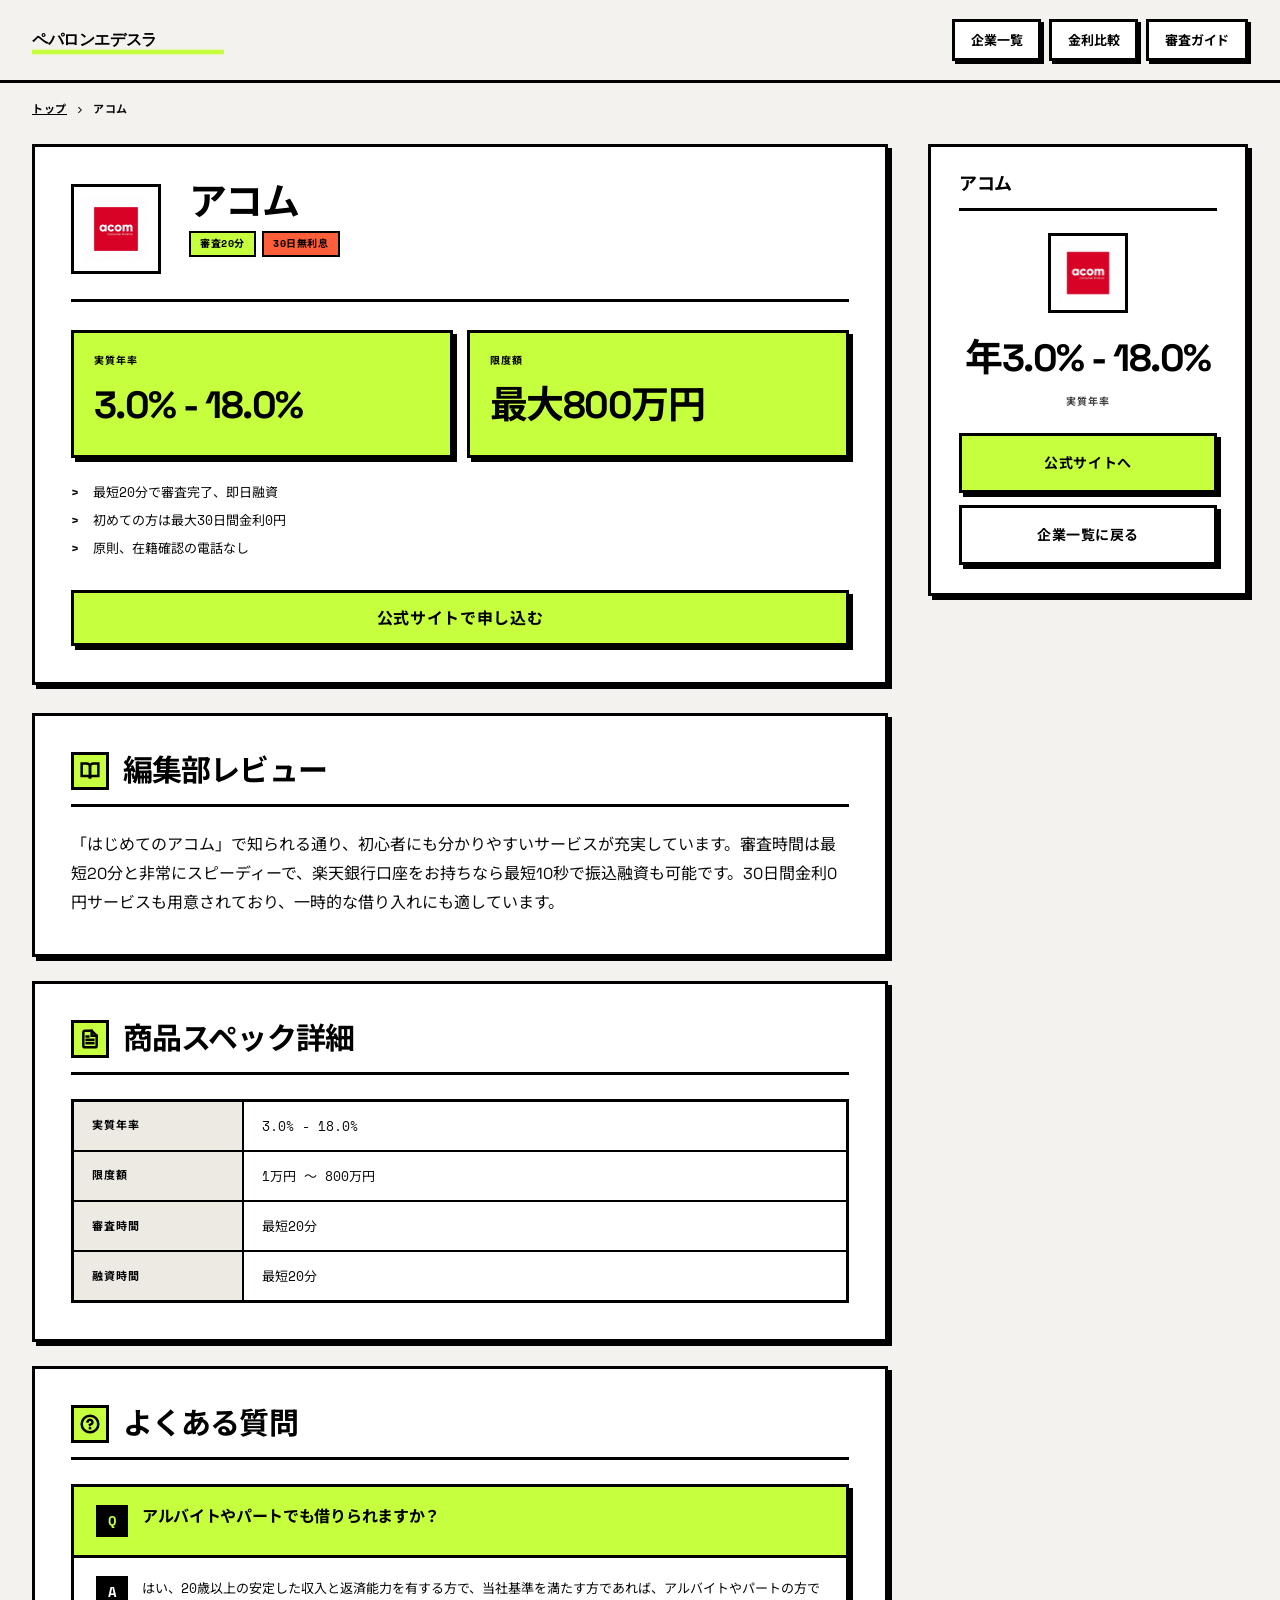
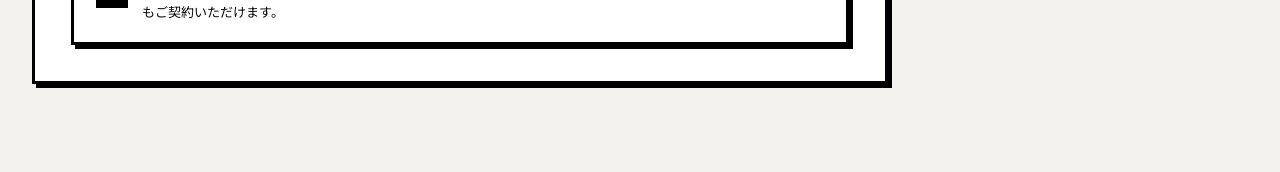
<file: acom.html>
<!DOCTYPE html>
<html lang="ja">

<head>
    <meta charset="UTF-8">
    <meta name="viewport" content="width=device-width, initial-scale=1.0">
    <link rel="icon" type="image/svg+xml" href="favicon.svg">
    <meta name="description" content="アコムのカードローンを徹底解説。金利・限度額・審査スピード・即日融資の可否まで、ペパロンエデスラがわかりやすくまとめています。">
    <title>アコム 詳細 | ペパロンエデスラ</title>
    
    <!-- OGP -->
    <meta property="og:title" content="アコム 詳細 | ペパロンエデスラ">
    <meta property="og:type" content="website">
    <meta property="og:site_name" content="ペパロンエデスラ">
    <meta property="og:locale" content="ja_JP">
    <meta property="og:description" content="アコムのカードローンを徹底解説。金利・限度額・審査スピード・即日融資の可否まで、ペパロンエデスラがわかりやすくまとめています。">
    <link rel="preconnect" href="https://fonts.googleapis.com">
    <link rel="preconnect" href="https://fonts.gstatic.com" crossorigin>
    <link
        href="https://fonts.googleapis.com/css2?family=Manrope:wght@400;600;700;800&family=Inter:wght@400;500;600;700&family=Noto+Sans+JP:wght@400;500;700&display=swap"
        rel="stylesheet">
    <link rel="stylesheet" href="style.css">
</head>

<body>

    <header class="site-header">
        <div class="container header-inner">
            <a href="index.html" class="logo">
                <img src="images/logo-full.svg" alt="ペパロンエデスラ" class="logo-full">
            </a>
            <button class="mobile-menu-btn" aria-label="Menu" aria-expanded="false">
                <span></span>
                <span></span>
                <span></span>
            </button>
            <nav class="nav-links">
                <a href="index.html#ranking" class="nav-link">企業一覧</a>
                <a href="compare.html" class="nav-link">金利比較</a>
                <a href="guide.html" class="nav-link">審査ガイド</a>
            </nav>
        </div>
    </header>

    <div class="container">
        <nav class="breadcrumb">
            <a href="index.html">トップ</a>
            <svg class="icon" xmlns="http://www.w3.org/2000/svg" viewBox="0 0 24 24">
                <polyline points="9 18 15 12 9 6"></polyline>
            </svg>
            アコム
        </nav>
    </div>

    <section class="container layout-grid">

        <!-- Main Content -->
        <main class="main-content">

            <!-- Detail Hero -->
            <div class="card detail-hero">
                <div class="detail-header">
                    <img src="images/acom.png" alt="Acom" class="brand-logo-lg">
                    <div>
                        <h1 class="page-title">アコム</h1>
                        <div class="badge-group">
                            <span class="badge badge-blue">審査20分</span>
                            <span class="badge badge-cyan">30日無利息</span>
                        </div>
                    </div>
                </div>

                <div class="detail-grid-top">
                    <div class="rate-large">
                        <span class="label">実質年率</span>
                        <div class="value">3.0% - 18.0%</div>
                    </div>
                    <div class="limit-large">
                        <span class="label">限度額</span>
                        <div class="value">最大800万円</div>
                    </div>
                </div>

                <ul class="feature-list" style="margin-top:24px;">
                    <li><svg class="icon" xmlns="http://www.w3.org/2000/svg" viewBox="0 0 24 24">
                            <polyline points="20 6 9 17 4 12"></polyline>
                        </svg> 最短20分で審査完了、即日融資</li>
                    <li><svg class="icon" xmlns="http://www.w3.org/2000/svg" viewBox="0 0 24 24">
                            <polyline points="20 6 9 17 4 12"></polyline>
                        </svg> 初めての方は最大30日間金利0円</li>
                    <li><svg class="icon" xmlns="http://www.w3.org/2000/svg" viewBox="0 0 24 24">
                            <polyline points="20 6 9 17 4 12"></polyline>
                        </svg> 原則、在籍確認の電話なし</li>
                </ul>

                <div style="margin-top:32px;">
                    <a href="https://ac.orkaasp.com/317fRd506a2L294L/cl/?bId=30q1b6dd" class="btn btn-primary full-width" style="height:56px; font-size:16px;" target="_blank" rel="noopener noreferrer" referrerpolicy="no-referrer">公式サイトで申し込む</a>
                </div>
            </div>

            <!-- Review Section -->
            <div class="content-section">
                <h2 class="section-title">
                    <span class="section-title-icon"><svg class="icon" xmlns="http://www.w3.org/2000/svg"
                            viewBox="0 0 24 24">
                            <path d="M2 3h6a4 4 0 0 1 4 4v14a3 3 0 0 0-3-3H2z"></path>
                            <path d="M22 3h-6a4 4 0 0 0-4 4v14a3 3 0 0 1 3-3h7z"></path>
                        </svg></span>
                    編集部レビュー
                </h2>
                <p style="line-height:1.8; color:var(--ft-text-main);">
                    「はじめてのアコム」で知られる通り、初心者にも分かりやすいサービスが充実しています。審査時間は最短20分と非常にスピーディーで、楽天銀行口座をお持ちなら最短10秒で振込融資も可能です。30日間金利0円サービスも用意されており、一時的な借り入れにも適しています。
                </p>
            </div>

            <!-- Spec Table -->
            <div class="content-section">
                <h2 class="section-title">
                    <span class="section-title-icon"><svg class="icon" xmlns="http://www.w3.org/2000/svg"
                            viewBox="0 0 24 24">
                            <path d="M14 2H6a2 2 0 0 0-2 2v16a2 2 0 0 0 2 2h12a2 2 0 0 0 2-2V8z"></path>
                            <polyline points="14 2 14 8 20 8"></polyline>
                            <line x1="16" y1="13" x2="8" y2="13"></line>
                            <line x1="16" y1="17" x2="8" y2="17"></line>
                            <polyline points="10 9 9 9 8 9"></polyline>
                        </svg></span>
                    商品スペック詳細
                </h2>
                <div class="spec-table">
                    <div class="spec-row">
                        <div class="spec-label">実質年率</div>
                        <div class="spec-value">3.0% - 18.0%</div>
                    </div>
                    <div class="spec-row">
                        <div class="spec-label">限度額</div>
                        <div class="spec-value">1万円 〜 800万円</div>
                    </div>
                    <div class="spec-row">
                        <div class="spec-label">審査時間</div>
                        <div class="spec-value">最短20分</div>
                    </div>
                    <div class="spec-row">
                        <div class="spec-label">融資時間</div>
                        <div class="spec-value">最短20分</div>
                    </div>
                </div>
            </div>

            <!-- FAQ -->
            <div class="content-section mb-0">
                <h2 class="section-title">
                    <span class="section-title-icon"><svg class="icon" xmlns="http://www.w3.org/2000/svg"
                            viewBox="0 0 24 24">
                            <circle cx="12" cy="12" r="10"></circle>
                            <path d="M9.09 9a3 3 0 0 1 5.83 1c0 2-3 3-3 3"></path>
                            <line x1="12" y1="17" x2="12.01" y2="17"></line>
                        </svg></span>
                    よくある質問
                </h2>
                <div class="faq-list">
                    <div class="faq-item">
                        <div class="faq-question">
                            <div class="faq-q-mark">Q</div>
                            アルバイトやパートでも借りられますか？
                        </div>
                        <div class="faq-answer">
                            <div class="faq-a-mark">A</div>
                            <div>
                                はい、20歳以上の安定した収入と返済能力を有する方で、当社基準を満たす方であれば、アルバイトやパートの方でもご契約いただけます。
                            </div>
                        </div>
                    </div>
                </div>
            </div>

        </main>

        <!-- Sidebar -->
        <aside class="article-sidebar">
            <div class="sidebar-card">
                <h3 class="sidebar-title">アコム</h3>
                <div class="sidebar-cta">
                    <img src="images/acom.png" alt="Acom" class="brand-logo-img">
                    <div class="rate">年3.0% - 18.0%</div>
                    <div class="rate-label">実質年率</div>
                    <a href="https://ac.orkaasp.com/317fRd506a2L294L/cl/?bId=30q1b6dd" class="btn btn-primary full-width" style="margin-bottom: 12px;" target="_blank" rel="noopener noreferrer" referrerpolicy="no-referrer">公式サイトへ</a>
                    <a href="index.html" class="btn btn-secondary full-width">企業一覧に戻る</a>
                </div>
            </div>
        </aside>

    </section>
    <script src="js/main.js"></script>
</body>

</html>
</file>
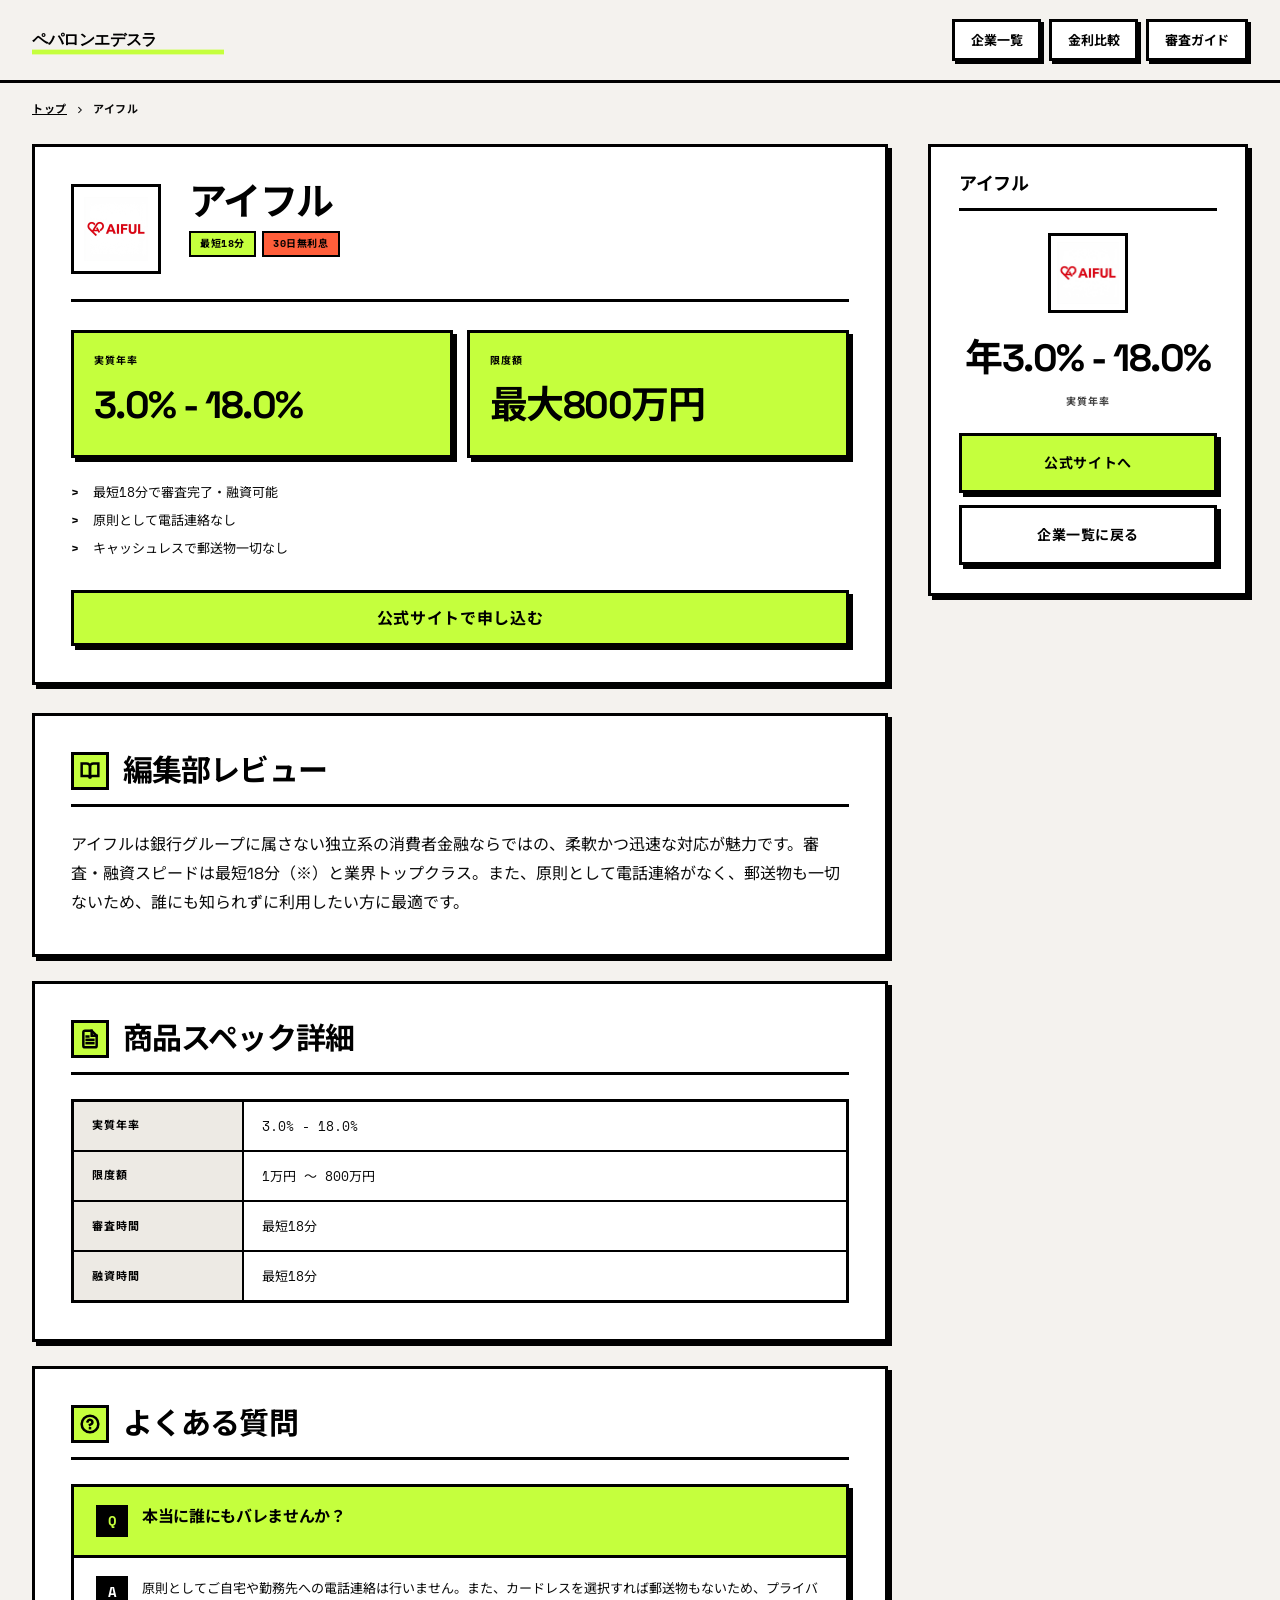
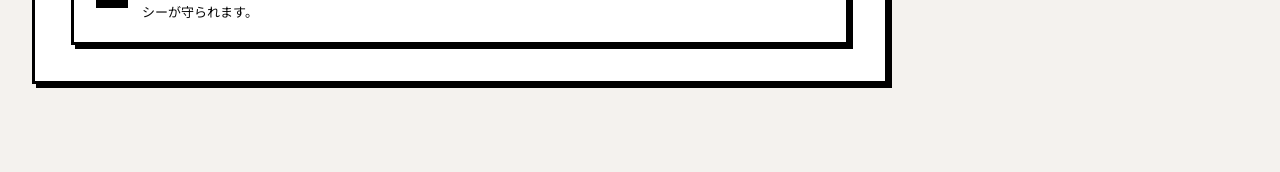
<file: aiful.html>
<!DOCTYPE html>
<html lang="ja">

<head>
    <meta charset="UTF-8">
    <meta name="viewport" content="width=device-width, initial-scale=1.0">
    <link rel="icon" type="image/svg+xml" href="favicon.svg">
    <meta name="description" content="アイフルのカードローンを徹底解説。金利・限度額・審査スピード・即日融資の可否まで、ペパロンエデスラがわかりやすくまとめています。">
    <title>アイフル 詳細 | ペパロンエデスラ</title>
    
    <!-- OGP -->
    <meta property="og:title" content="アイフル 詳細 | ペパロンエデスラ">
    <meta property="og:type" content="website">
    <meta property="og:site_name" content="ペパロンエデスラ">
    <meta property="og:locale" content="ja_JP">
    <meta property="og:description" content="アイフルのカードローンを徹底解説。金利・限度額・審査スピード・即日融資の可否まで、ペパロンエデスラがわかりやすくまとめています。">
    <link rel="preconnect" href="https://fonts.googleapis.com">
    <link rel="preconnect" href="https://fonts.gstatic.com" crossorigin>
    <link
        href="https://fonts.googleapis.com/css2?family=Manrope:wght@400;600;700;800&family=Inter:wght@400;500;600;700&family=Noto+Sans+JP:wght@400;500;700&display=swap"
        rel="stylesheet">
    <link rel="stylesheet" href="style.css">
</head>

<body>

    <header class="site-header">
        <div class="container header-inner">
            <a href="index.html" class="logo">
                <img src="images/logo-full.svg" alt="ペパロンエデスラ" class="logo-full">
            </a>
            <button class="mobile-menu-btn" aria-label="Menu" aria-expanded="false">
                <span></span>
                <span></span>
                <span></span>
            </button>
            <nav class="nav-links">
                <a href="index.html#ranking" class="nav-link">企業一覧</a>
                <a href="compare.html" class="nav-link">金利比較</a>
                <a href="guide.html" class="nav-link">審査ガイド</a>
            </nav>
        </div>
    </header>

    <div class="container">
        <nav class="breadcrumb">
            <a href="index.html">トップ</a>
            <svg class="icon" xmlns="http://www.w3.org/2000/svg" viewBox="0 0 24 24">
                <polyline points="9 18 15 12 9 6"></polyline>
            </svg>
            アイフル
        </nav>
    </div>

    <section class="container layout-grid">

        <!-- Main Content -->
        <main class="main-content">

            <!-- Detail Hero -->
            <div class="card detail-hero">
                <div class="detail-header">
                    <img src="images/aiful.png" alt="Aiful" class="brand-logo-lg">
                    <div>
                        <h1 class="page-title">アイフル</h1>
                        <div class="badge-group">
                            <span class="badge badge-blue">最短18分</span>
                            <span class="badge badge-cyan">30日無利息</span>
                        </div>
                    </div>
                </div>

                <div class="detail-grid-top">
                    <div class="rate-large">
                        <span class="label">実質年率</span>
                        <div class="value">3.0% - 18.0%</div>
                    </div>
                    <div class="limit-large">
                        <span class="label">限度額</span>
                        <div class="value">最大800万円</div>
                    </div>
                </div>

                <ul class="feature-list" style="margin-top:24px;">
                    <li><svg class="icon" xmlns="http://www.w3.org/2000/svg" viewBox="0 0 24 24">
                            <polyline points="20 6 9 17 4 12"></polyline>
                        </svg> 最短18分で審査完了・融資可能</li>
                    <li><svg class="icon" xmlns="http://www.w3.org/2000/svg" viewBox="0 0 24 24">
                            <polyline points="20 6 9 17 4 12"></polyline>
                        </svg> 原則として電話連絡なし</li>
                    <li><svg class="icon" xmlns="http://www.w3.org/2000/svg" viewBox="0 0 24 24">
                            <polyline points="20 6 9 17 4 12"></polyline>
                        </svg> キャッシュレスで郵送物一切なし</li>
                </ul>

                <div style="margin-top:32px;">
                    <a href="https://ac.orkaasp.com/317fRd506a2L294L/cl/?bId=ea401119" class="btn btn-primary full-width" style="height:56px; font-size:16px;" target="_blank" rel="noopener noreferrer" referrerpolicy="no-referrer">公式サイトで申し込む</a>
                </div>
            </div>

            <!-- Review Section -->
            <div class="content-section">
                <h2 class="section-title">
                    <span class="section-title-icon"><svg class="icon" xmlns="http://www.w3.org/2000/svg"
                            viewBox="0 0 24 24">
                            <path d="M2 3h6a4 4 0 0 1 4 4v14a3 3 0 0 0-3-3H2z"></path>
                            <path d="M22 3h-6a4 4 0 0 0-4 4v14a3 3 0 0 1 3-3h7z"></path>
                        </svg></span>
                    編集部レビュー
                </h2>
                <p style="line-height:1.8; color:var(--ft-text-main);">
                    アイフルは銀行グループに属さない独立系の消費者金融ならではの、柔軟かつ迅速な対応が魅力です。審査・融資スピードは最短18分（※）と業界トップクラス。また、原則として電話連絡がなく、郵送物も一切ないため、誰にも知られずに利用したい方に最適です。
                </p>
            </div>

            <!-- Spec Table -->
            <div class="content-section">
                <h2 class="section-title">
                    <span class="section-title-icon"><svg class="icon" xmlns="http://www.w3.org/2000/svg"
                            viewBox="0 0 24 24">
                            <path d="M14 2H6a2 2 0 0 0-2 2v16a2 2 0 0 0 2 2h12a2 2 0 0 0 2-2V8z"></path>
                            <polyline points="14 2 14 8 20 8"></polyline>
                            <line x1="16" y1="13" x2="8" y2="13"></line>
                            <line x1="16" y1="17" x2="8" y2="17"></line>
                            <polyline points="10 9 9 9 8 9"></polyline>
                        </svg></span>
                    商品スペック詳細
                </h2>
                <div class="spec-table">
                    <div class="spec-row">
                        <div class="spec-label">実質年率</div>
                        <div class="spec-value">3.0% - 18.0%</div>
                    </div>
                    <div class="spec-row">
                        <div class="spec-label">限度額</div>
                        <div class="spec-value">1万円 〜 800万円</div>
                    </div>
                    <div class="spec-row">
                        <div class="spec-label">審査時間</div>
                        <div class="spec-value">最短18分</div>
                    </div>
                    <div class="spec-row">
                        <div class="spec-label">融資時間</div>
                        <div class="spec-value">最短18分</div>
                    </div>
                </div>
            </div>

            <!-- FAQ -->
            <div class="content-section mb-0">
                <h2 class="section-title">
                    <span class="section-title-icon"><svg class="icon" xmlns="http://www.w3.org/2000/svg"
                            viewBox="0 0 24 24">
                            <circle cx="12" cy="12" r="10"></circle>
                            <path d="M9.09 9a3 3 0 0 1 5.83 1c0 2-3 3-3 3"></path>
                            <line x1="12" y1="17" x2="12.01" y2="17"></line>
                        </svg></span>
                    よくある質問
                </h2>
                <div class="faq-list">
                    <div class="faq-item">
                        <div class="faq-question">
                            <div class="faq-q-mark">Q</div>
                            本当に誰にもバレませんか？
                        </div>
                        <div class="faq-answer">
                            <div class="faq-a-mark">A</div>
                            <div>
                                原則としてご自宅や勤務先への電話連絡は行いません。また、カードレスを選択すれば郵送物もないため、プライバシーが守られます。
                            </div>
                        </div>
                    </div>
                </div>
            </div>

        </main>

        <!-- Sidebar -->
        <aside class="article-sidebar">
            <div class="sidebar-card">
                <h3 class="sidebar-title">アイフル</h3>
                <div class="sidebar-cta">
                    <img src="images/aiful.png" alt="Aiful" class="brand-logo-img">
                    <div class="rate">年3.0% - 18.0%</div>
                    <div class="rate-label">実質年率</div>
                    <a href="https://ac.orkaasp.com/317fRd506a2L294L/cl/?bId=ea401119" class="btn btn-primary full-width" style="margin-bottom: 12px;" target="_blank" rel="noopener noreferrer" referrerpolicy="no-referrer">公式サイトへ</a>
                    <a href="index.html" class="btn btn-secondary full-width">企業一覧に戻る</a>
                </div>
            </div>
        </aside>

    </section>
    <script src="js/main.js"></script>
</body>

</html>
</file>
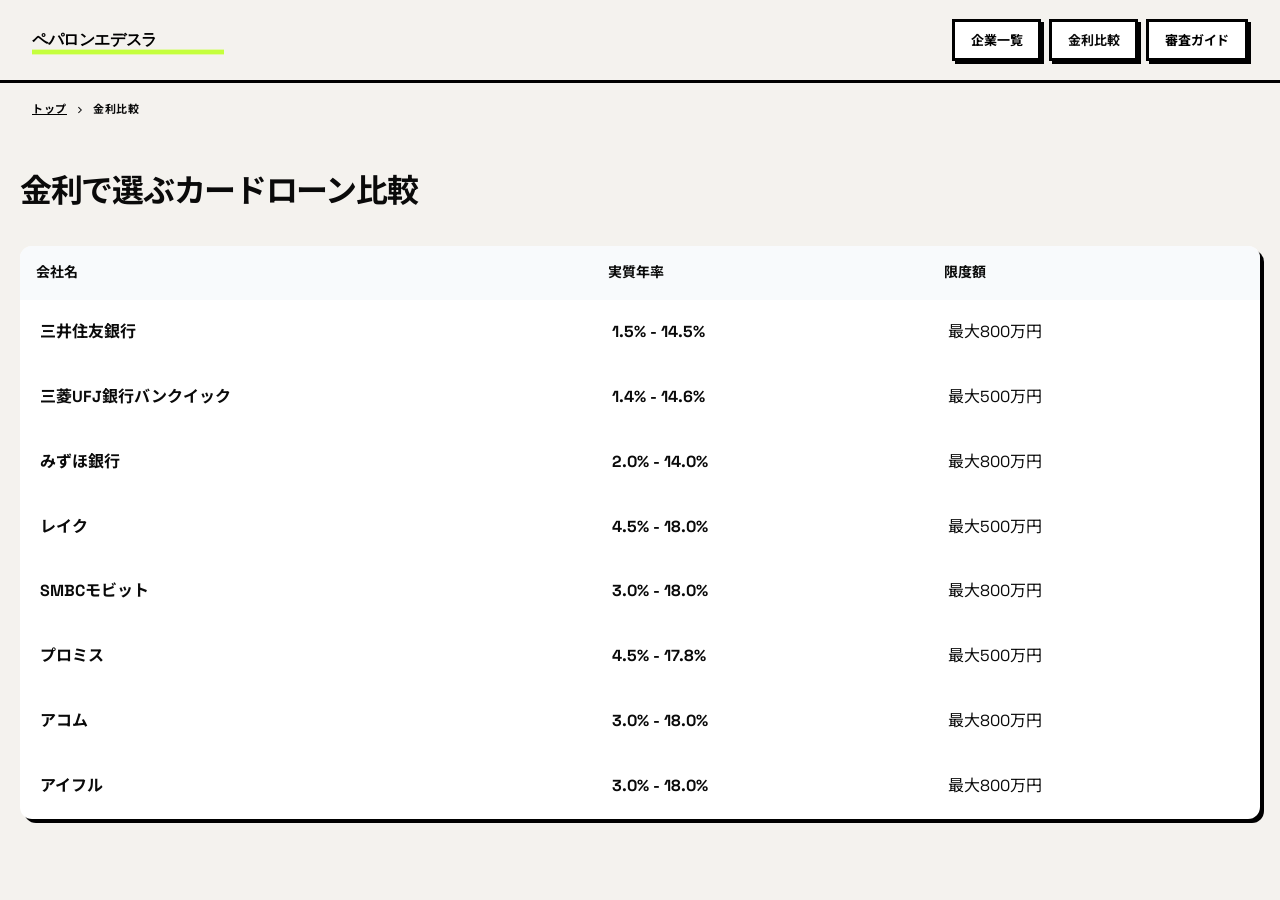
<file: compare.html>
<!DOCTYPE html>
<html lang="ja">

<head>
    <meta charset="UTF-8">
    <meta name="viewport" content="width=device-width, initial-scale=1.0">
    <link rel="icon" type="image/svg+xml" href="favicon.svg">
    <meta name="description" content="主要カードローンを金利・限度額・審査スピードで徹底比較。あなたに最適な一社を、ペパロンエデスラが中立の視点でまとめています。">
    <title>金利比較| ペパロンエデスラ</title>
    
    <!-- OGP -->
    <meta property="og:title" content="金利比較| ペパロンエデスラ">
    <meta property="og:type" content="website">
    <meta property="og:site_name" content="ペパロンエデスラ">
    <meta property="og:locale" content="ja_JP">
    <meta property="og:description" content="主要カードローンを金利・限度額・審査スピードで徹底比較。あなたに最適な一社を、ペパロンエデスラが中立の視点でまとめています。">
    <link rel="preconnect" href="https://fonts.googleapis.com">
    <link rel="preconnect" href="https://fonts.gstatic.com" crossorigin>
    <link
        href="https://fonts.googleapis.com/css2?family=Manrope:wght@400;600;700;800&family=Inter:wght@400;500;600;700&family=Noto+Sans+JP:wght@400;500;700&display=swap"
        rel="stylesheet">
    <link rel="stylesheet" href="style.css">
</head>

<body>

    <header class="site-header">
        <div class="container header-inner">
            <a href="index.html" class="logo">
                <img src="images/logo-full.svg" alt="ペパロンエデスラ" class="logo-full">
            </a>
            <button class="mobile-menu-btn" aria-label="Menu" aria-expanded="false">
                <span></span>
                <span></span>
                <span></span>
            </button>
            <nav class="nav-links">
                <a href="index.html#ranking" class="nav-link">企業一覧</a>
                <a href="compare.html" class="nav-link" style="color: var(--ft-primary);">金利比較</a>
                <a href="guide.html" class="nav-link">審査ガイド</a>
            </nav>
        </div>
    </header>

    <div class="container">
        <nav class="breadcrumb">
            <a href="index.html">トップ</a>
            <svg class="icon" xmlns="http://www.w3.org/2000/svg" viewBox="0 0 24 24">
                <polyline points="9 18 15 12 9 6"></polyline>
            </svg>
            金利比較
        </nav>
    </div>

    <section class="container" style="padding: 40px 20px 80px;">
        <h1 class="hero-title" style="color:var(--ft-dark); font-size:32px; margin-bottom:40px;">金利で選ぶカードローン比較</h1>

        <div class="card"
            style="background:#fff; border-radius:12px; border:1px solid var(--ft-border); overflow:hidden;">
            <table style="width:100%; border-collapse:collapse;">
                <thead style="background:#F8FAFC; border-bottom:1px solid var(--ft-border);">
                    <tr>
                        <th style="padding:16px; text-align:left; font-size:14px; color:var(--ft-text-light);">会社名</th>
                        <th style="padding:16px; text-align:left; font-size:14px; color:var(--ft-text-light);">実質年率</th>
                        <th style="padding:16px; text-align:left; font-size:14px; color:var(--ft-text-light);">限度額</th>
                    </tr>
                </thead>
                <tbody>
                    <tr style="border-bottom:1px solid var(--ft-border);">
                        <td style="padding:20px; font-weight:700;">三井住友銀行</td>
                        <td
                            style="padding:20px; color:var(--ft-primary); font-weight:700; font-family:var(--font-heading);">
                            1.5% - 14.5%</td>
                        <td style="padding:20px;">最大800万円</td>
                    </tr>
                    <tr style="border-bottom:1px solid var(--ft-border);">
                        <td style="padding:20px; font-weight:700;">三菱UFJ銀行バンクイック</td>
                        <td
                            style="padding:20px; color:var(--ft-primary); font-weight:700; font-family:var(--font-heading);">
                            1.4% - 14.6%</td>
                        <td style="padding:20px;">最大500万円</td>
                    </tr>
                    <tr style="border-bottom:1px solid var(--ft-border);">
                        <td style="padding:20px; font-weight:700;">みずほ銀行</td>
                        <td
                            style="padding:20px; color:var(--ft-primary); font-weight:700; font-family:var(--font-heading);">
                            2.0% - 14.0%</td>
                        <td style="padding:20px;">最大800万円</td>
                    </tr>
                    <tr style="border-bottom:1px solid var(--ft-border);">
                        <td style="padding:20px; font-weight:700;">レイク</td>
                        <td
                            style="padding:20px; color:var(--ft-primary); font-weight:700; font-family:var(--font-heading);">
                            4.5% - 18.0%</td>
                        <td style="padding:20px;">最大500万円</td>
                    </tr>
                    <tr style="border-bottom:1px solid var(--ft-border);">
                        <td style="padding:20px; font-weight:700;">SMBCモビット</td>
                        <td
                            style="padding:20px; color:var(--ft-primary); font-weight:700; font-family:var(--font-heading);">
                            3.0% - 18.0%</td>
                        <td style="padding:20px;">最大800万円</td>
                    </tr>
                    <tr style="border-bottom:1px solid var(--ft-border);">
                        <td style="padding:20px; font-weight:700;">プロミス</td>
                        <td
                            style="padding:20px; color:var(--ft-primary); font-weight:700; font-family:var(--font-heading);">
                            4.5% - 17.8%</td>
                        <td style="padding:20px;">最大500万円</td>
                    </tr>
                    <tr style="border-bottom:1px solid var(--ft-border);">
                        <td style="padding:20px; font-weight:700;">アコム</td>
                        <td
                            style="padding:20px; color:var(--ft-primary); font-weight:700; font-family:var(--font-heading);">
                            3.0% - 18.0%</td>
                        <td style="padding:20px;">最大800万円</td>
                    </tr>
                    <tr style="border-bottom:1px solid var(--ft-border);">
                        <td style="padding:20px; font-weight:700;">アイフル</td>
                        <td
                            style="padding:20px; color:var(--ft-primary); font-weight:700; font-family:var(--font-heading);">
                            3.0% - 18.0%</td>
                        <td style="padding:20px;">最大800万円</td>
                    </tr>
                </tbody>
            </table>
        </div>
    </section>
    <script src="js/main.js"></script>
</body>

</html>
</file>
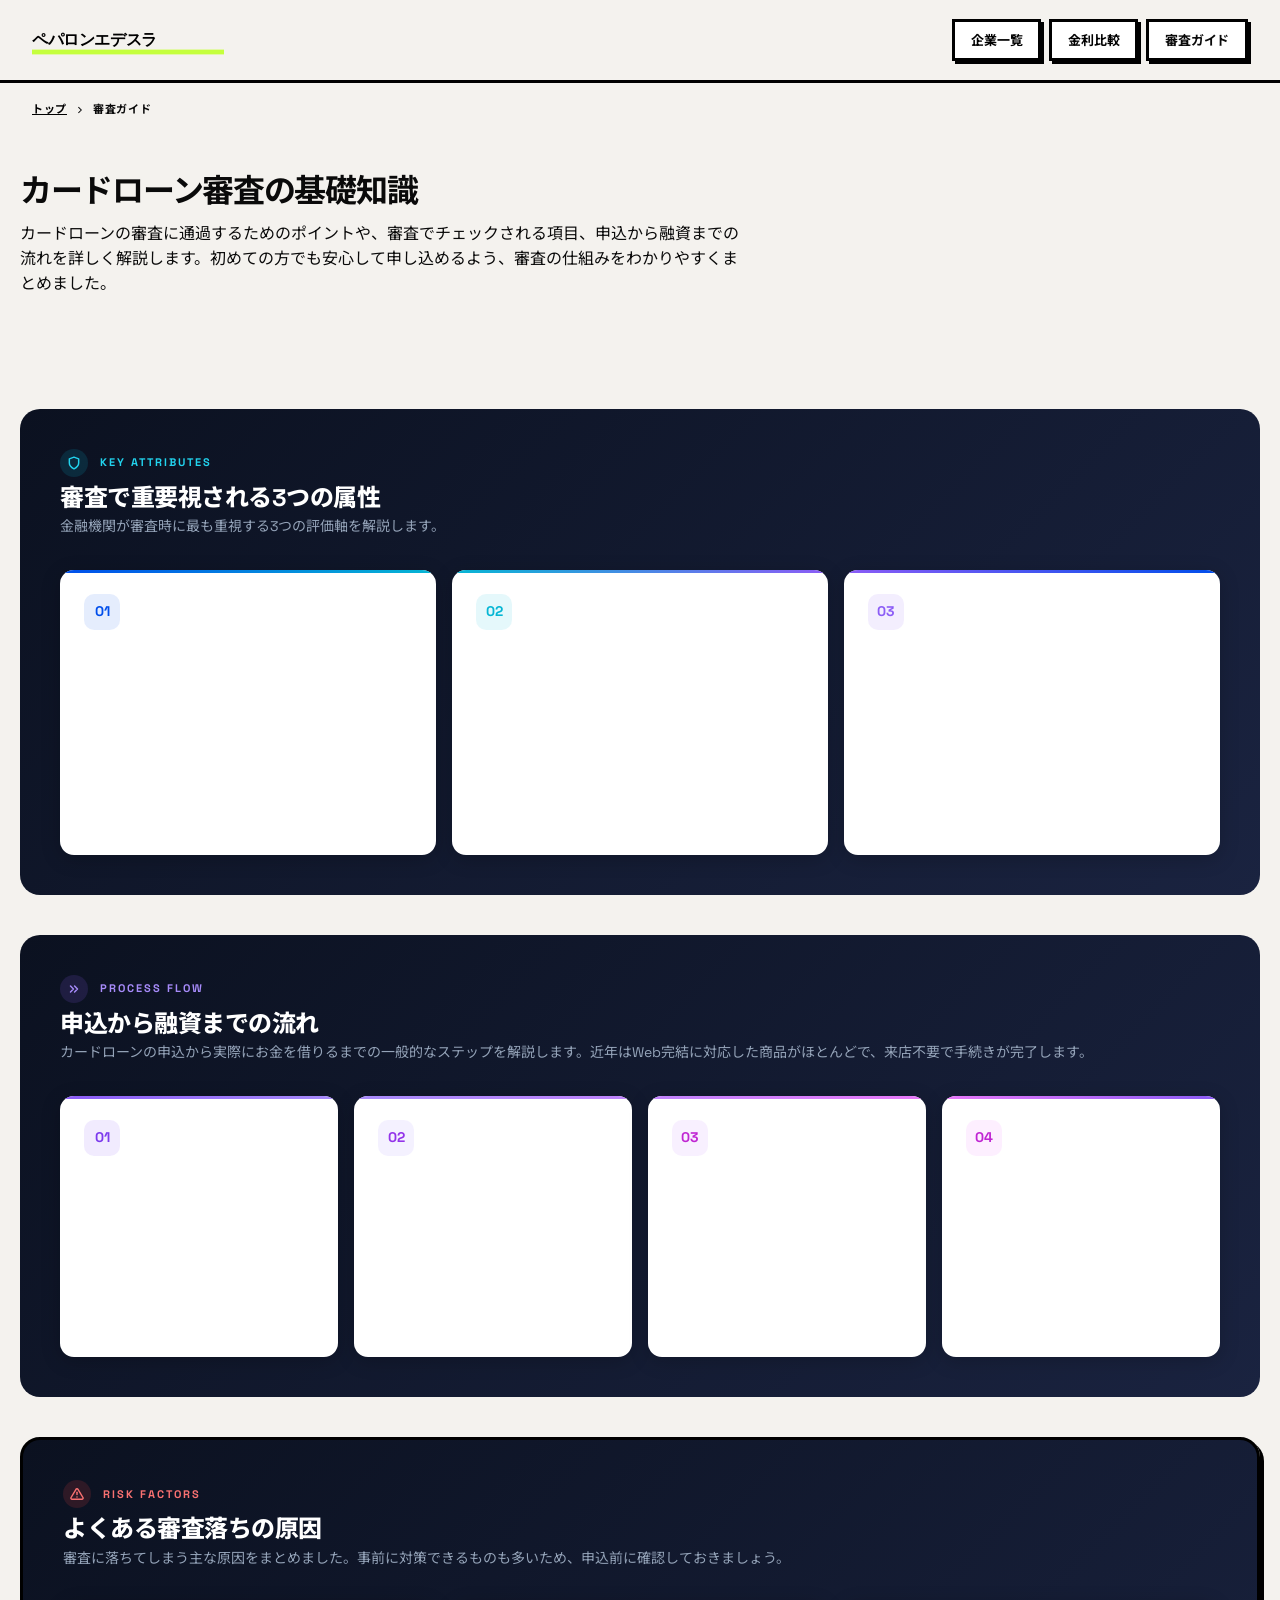
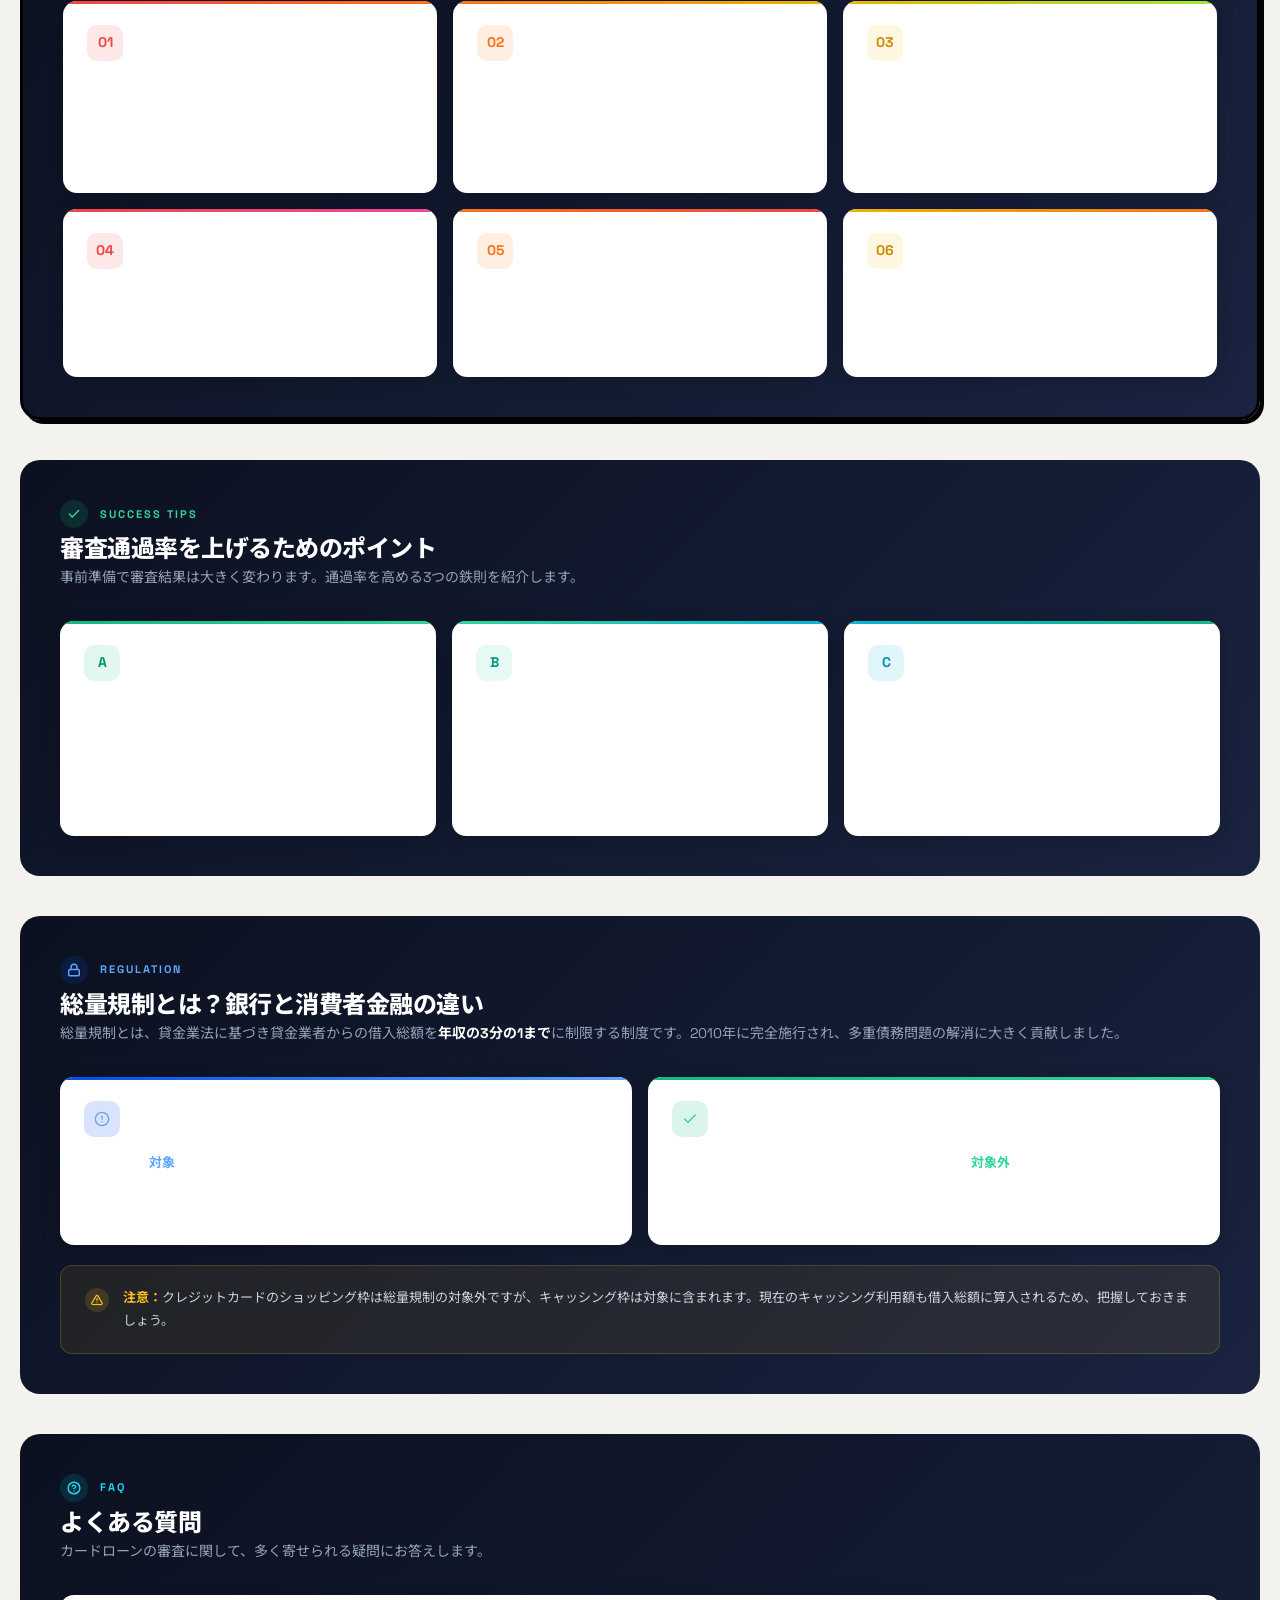
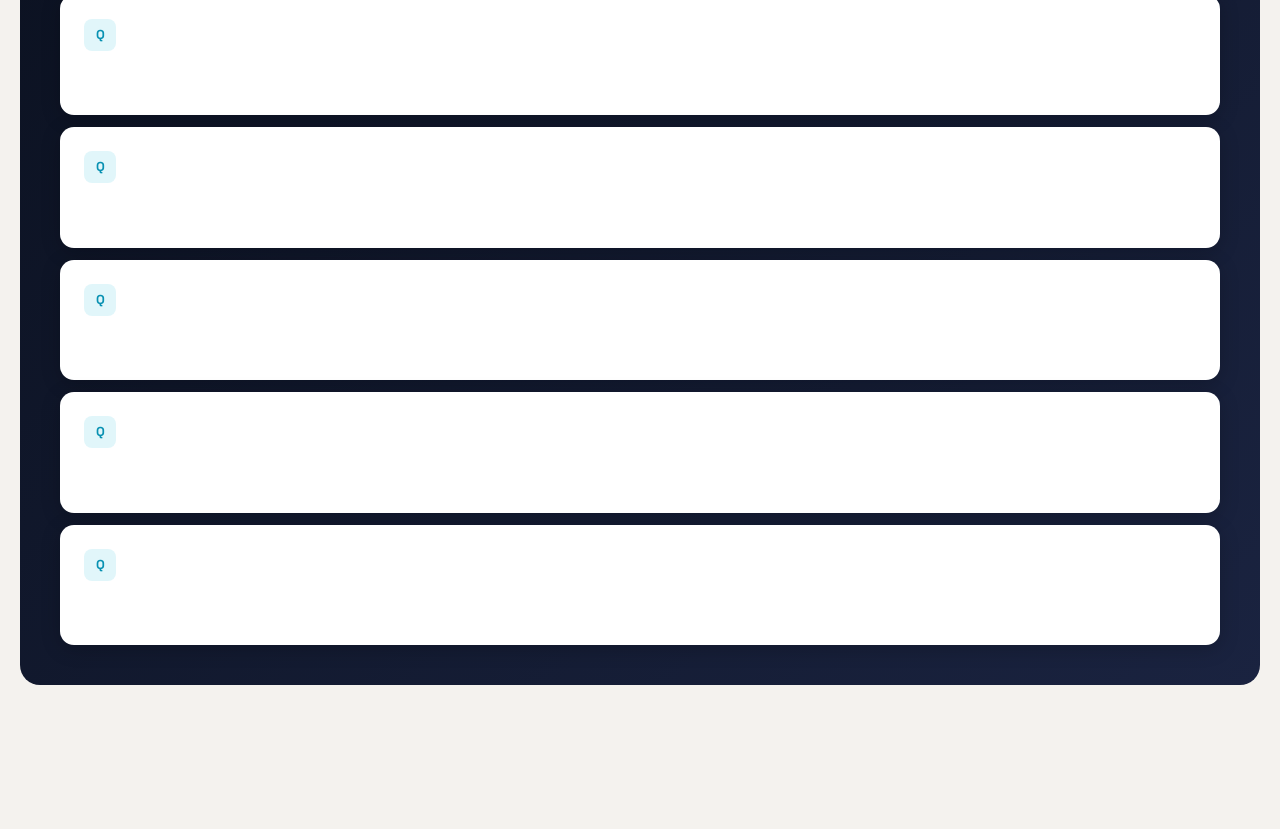
<file: guide.html>
<!DOCTYPE html>
<html lang="ja">

<head>
    <meta charset="UTF-8">
    <meta name="viewport" content="width=device-width, initial-scale=1.0">
    <link rel="icon" type="image/svg+xml" href="favicon.svg">
    <meta name="description" content="カードローンの審査基準や申込の流れをわかりやすく解説。初めての方向けの基礎知識を、ペパロンエデスラがまとめた審査ガイドです。">
    <title>審査ガイド| ペパロンエデスラ</title>
    
    <!-- OGP -->
    <meta property="og:title" content="審査ガイド| ペパロンエデスラ">
    <meta property="og:type" content="article">
    <meta property="og:site_name" content="ペパロンエデスラ">
    <meta property="og:locale" content="ja_JP">
    <meta property="og:description" content="カードローンの審査基準や申込の流れをわかりやすく解説。初めての方向けの基礎知識を、ペパロンエデスラがまとめた審査ガイドです。">
    <link rel="preconnect" href="https://fonts.googleapis.com">
    <link rel="preconnect" href="https://fonts.gstatic.com" crossorigin>
    <link
        href="https://fonts.googleapis.com/css2?family=Manrope:wght@400;600;700;800&family=Inter:wght@400;500;600;700&family=Noto+Sans+JP:wght@400;500;700&display=swap"
        rel="stylesheet">
    <link rel="stylesheet" href="style.css">
    <style>
        /* Guide page — mobile responsive */
        @media (max-width: 767px) {
            section.container[style*="padding"] {
                padding: 20px 14px 48px !important;
            }
            section.container > h1.hero-title {
                font-size: 22px !important;
                margin-bottom: 10px !important;
            }
            section.container > p {
                font-size: 14px !important;
                margin-bottom: 28px !important;
            }
            .article-content > div {
                padding: 20px 16px !important;
                border-radius: 14px !important;
                margin-bottom: 24px !important;
            }
            .article-content > div:last-child {
                margin-bottom: 0 !important;
            }
            .article-content > div > h2 {
                font-size: 18px !important;
            }
            .article-content > div > p {
                margin-bottom: 20px !important;
            }
            .article-content [style*="grid-template-columns"] {
                grid-template-columns: 1fr !important;
            }
            .article-content > div > div > div[style*="background:#fff"] {
                padding: 18px !important;
            }
            .article-content > div > div[style*="background:rgba"] {
                padding: 14px 16px !important;
            }
        }
    </style>
</head>

<body>

    <header class="site-header">
        <div class="container header-inner">
            <a href="index.html" class="logo">
                <img src="images/logo-full.svg" alt="ペパロンエデスラ" class="logo-full">
            </a>
            <button class="mobile-menu-btn" aria-label="Menu" aria-expanded="false">
                <span></span>
                <span></span>
                <span></span>
            </button>
            <nav class="nav-links">
                <a href="index.html#ranking" class="nav-link">企業一覧</a>
                <a href="compare.html" class="nav-link">金利比較</a>
                <a href="guide.html" class="nav-link" style="color: var(--ft-primary);">審査ガイド</a>
            </nav>
        </div>
    </header>

    <div class="container">
        <nav class="breadcrumb">
            <a href="index.html">トップ</a>
            <svg class="icon" xmlns="http://www.w3.org/2000/svg" viewBox="0 0 24 24">
                <polyline points="9 18 15 12 9 6"></polyline>
            </svg>
            審査ガイド
        </nav>
    </div>

    <section class="container" style="padding: 40px 20px 80px;">
        <h1 class="hero-title" style="color:var(--ft-dark); font-size:32px; margin-bottom:16px;">カードローン審査の基礎知識</h1>
        <p style="font-size:16px; margin-bottom:48px; color:var(--ft-text-light); max-width:720px;">
            カードローンの審査に通過するためのポイントや、審査でチェックされる項目、申込から融資までの流れを詳しく解説します。初めての方でも安心して申し込めるよう、審査の仕組みをわかりやすくまとめました。
        </p>

        <div class="article-content" style="max-width:100%;">

            <!-- セクション1: 審査で重要視される3つの属性 -->
            <div style="margin-bottom:40px; background:linear-gradient(135deg, #0B1120 0%, #1a2340 100%); color:#fff; padding:40px; border-radius:20px;">
                <div style="display:flex; align-items:center; gap:12px; margin-bottom:8px;">
                    <span style="display:inline-flex; align-items:center; justify-content:center; width:28px; height:28px; border-radius:50%; background:rgba(6,182,212,0.15); flex-shrink:0;">
                        <svg width="14" height="14" viewBox="0 0 24 24" fill="none" stroke="#22d3ee" stroke-width="2.5" stroke-linecap="round" stroke-linejoin="round"><path d="M12 22s8-4 8-10V5l-8-3-8 3v7c0 6 8 10 8 10z"/></svg>
                    </span>
                    <span style="font-size:11px; font-weight:700; letter-spacing:2px; text-transform:uppercase; color:#22d3ee; font-family:var(--font-heading);">Key Attributes</span>
                </div>
                <h2 style="font-size:24px; font-weight:800; margin-bottom:6px; font-family:var(--font-heading); color:#fff;">審査で重要視される3つの属性</h2>
                <p style="font-size:14px; color:#94a3b8; margin-bottom:32px;">金融機関が審査時に最も重視する3つの評価軸を解説します。</p>

                <div style="display:grid; grid-template-columns: repeat(auto-fit, minmax(300px, 1fr)); gap:16px;">
                    <div style="background:#fff; border-radius:14px; padding:24px; position:relative; overflow:hidden; box-shadow:0 4px 20px rgba(0,0,0,0.2);">
                        <div style="position:absolute; top:0; left:0; width:100%; height:3px; background:linear-gradient(90deg, #004EEB, #06b6d4);"></div>
                        <div style="display:flex; align-items:center; gap:12px; margin-bottom:14px;">
                            <span style="display:inline-flex; align-items:center; justify-content:center; width:36px; height:36px; border-radius:10px; background:rgba(0,78,235,0.1); font-size:14px; font-weight:800; color:#004EEB; font-family:var(--font-heading); flex-shrink:0;">01</span>
                            <h4 style="font-size:15px; font-weight:700; color:var(--ft-dark); margin:0;">安定した収入</h4>
                        </div>
                        <p style="font-size:13px; color:var(--ft-text-light); line-height:1.8; margin:0;">毎月一定の収入があることが最も重要な審査基準です。正社員だけでなく、パート・アルバイト・派遣社員・自営業の方でも、継続的に収入を得ていれば申込可能な商品が多くあります。年収の高さよりも「安定性」が重視される傾向にあり、勤続年数が長いほど有利になります。一般的に勤続1年以上あると審査で好印象を持たれやすいとされています。</p>
                    </div>
                    <div style="background:#fff; border-radius:14px; padding:24px; position:relative; overflow:hidden; box-shadow:0 4px 20px rgba(0,0,0,0.2);">
                        <div style="position:absolute; top:0; left:0; width:100%; height:3px; background:linear-gradient(90deg, #06b6d4, #8b5cf6);"></div>
                        <div style="display:flex; align-items:center; gap:12px; margin-bottom:14px;">
                            <span style="display:inline-flex; align-items:center; justify-content:center; width:36px; height:36px; border-radius:10px; background:rgba(6,182,212,0.1); font-size:14px; font-weight:800; color:#06b6d4; font-family:var(--font-heading); flex-shrink:0;">02</span>
                            <h4 style="font-size:15px; font-weight:700; color:var(--ft-dark); margin:0;">信用情報</h4>
                        </div>
                        <p style="font-size:13px; color:var(--ft-text-light); line-height:1.8; margin:0;">信用情報機関（CIC・JICC・全国銀行個人信用情報センター）に記録された過去の取引履歴がチェックされます。返済の遅延・延滞、債務整理（任意整理・自己破産など）の履歴がある場合、審査に大きな影響を与えます。いわゆる「ブラックリスト」の状態は通常5〜10年間続くため、心当たりがある方は事前に信用情報の開示請求を行い、自分の状況を確認しておくことをおすすめします。</p>
                    </div>
                    <div style="background:#fff; border-radius:14px; padding:24px; position:relative; overflow:hidden; box-shadow:0 4px 20px rgba(0,0,0,0.2);">
                        <div style="position:absolute; top:0; left:0; width:100%; height:3px; background:linear-gradient(90deg, #8b5cf6, #004EEB);"></div>
                        <div style="display:flex; align-items:center; gap:12px; margin-bottom:14px;">
                            <span style="display:inline-flex; align-items:center; justify-content:center; width:36px; height:36px; border-radius:10px; background:rgba(139,92,246,0.1); font-size:14px; font-weight:800; color:#8b5cf6; font-family:var(--font-heading); flex-shrink:0;">03</span>
                            <h4 style="font-size:15px; font-weight:700; color:var(--ft-dark); margin:0;">他社借入状況</h4>
                        </div>
                        <p style="font-size:13px; color:var(--ft-text-light); line-height:1.8; margin:0;">現在の借入件数や借入総額は審査に直接影響します。消費者金融では「総量規制」により年収の1/3を超える貸付が法律で禁止されています。例えば年収300万円の方は、他社を含めた借入総額が100万円を超えることはできません。銀行カードローンは総量規制の対象外ですが、同様の基準で自主的に審査を行っています。借入件数は3件以内が目安とされています。</p>
                    </div>
                </div>
            </div>

            <!-- セクション2: 審査の流れ -->
            <div style="margin-bottom:40px; background:linear-gradient(135deg, #0B1120 0%, #1a2340 100%); color:#fff; padding:40px; border-radius:20px;">
                <div style="display:flex; align-items:center; gap:12px; margin-bottom:8px;">
                    <span style="display:inline-flex; align-items:center; justify-content:center; width:28px; height:28px; border-radius:50%; background:rgba(139,92,246,0.15); flex-shrink:0;">
                        <svg width="14" height="14" viewBox="0 0 24 24" fill="none" stroke="#a78bfa" stroke-width="2.5" stroke-linecap="round" stroke-linejoin="round"><polyline points="13 17 18 12 13 7"/><polyline points="6 17 11 12 6 7"/></svg>
                    </span>
                    <span style="font-size:11px; font-weight:700; letter-spacing:2px; text-transform:uppercase; color:#a78bfa; font-family:var(--font-heading);">Process Flow</span>
                </div>
                <h2 style="font-size:24px; font-weight:800; margin-bottom:6px; font-family:var(--font-heading); color:#fff;">申込から融資までの流れ</h2>
                <p style="font-size:14px; color:#94a3b8; margin-bottom:32px;">カードローンの申込から実際にお金を借りるまでの一般的なステップを解説します。近年はWeb完結に対応した商品がほとんどで、来店不要で手続きが完了します。</p>

                <div style="display:grid; grid-template-columns: repeat(auto-fit, minmax(240px, 1fr)); gap:16px;">
                    <div style="background:#fff; border-radius:14px; padding:24px; position:relative; overflow:hidden; box-shadow:0 4px 20px rgba(0,0,0,0.2);">
                        <div style="position:absolute; top:0; left:0; width:100%; height:3px; background:linear-gradient(90deg, #8b5cf6, #a78bfa);"></div>
                        <div style="display:flex; align-items:center; gap:12px; margin-bottom:14px;">
                            <span style="display:inline-flex; align-items:center; justify-content:center; width:36px; height:36px; border-radius:10px; background:rgba(139,92,246,0.12); font-size:14px; font-weight:800; color:#7c3aed; font-family:var(--font-heading); flex-shrink:0;">01</span>
                            <h4 style="font-size:15px; font-weight:700; color:var(--ft-dark); margin:0;">申込</h4>
                        </div>
                        <p style="font-size:13px; color:var(--ft-text-light); line-height:1.8; margin:0;">Web・アプリ・電話・自動契約機などから申込を行います。本人確認書類（運転免許証・マイナンバーカードなど）を準備しましょう。借入希望額が50万円を超える場合や、他社との合計が100万円を超える場合は収入証明書も必要になります。</p>
                    </div>
                    <div style="background:#fff; border-radius:14px; padding:24px; position:relative; overflow:hidden; box-shadow:0 4px 20px rgba(0,0,0,0.2);">
                        <div style="position:absolute; top:0; left:0; width:100%; height:3px; background:linear-gradient(90deg, #a78bfa, #c084fc);"></div>
                        <div style="display:flex; align-items:center; gap:12px; margin-bottom:14px;">
                            <span style="display:inline-flex; align-items:center; justify-content:center; width:36px; height:36px; border-radius:10px; background:rgba(167,139,250,0.12); font-size:14px; font-weight:800; color:#9333ea; font-family:var(--font-heading); flex-shrink:0;">02</span>
                            <h4 style="font-size:15px; font-weight:700; color:var(--ft-dark); margin:0;">仮審査・本審査</h4>
                        </div>
                        <p style="font-size:13px; color:var(--ft-text-light); line-height:1.8; margin:0;">申込情報をもとに、まずコンピュータによる自動審査（スコアリング）が行われます。年齢・年収・勤務先・勤続年数などの属性情報を点数化し、基準を満たすと本審査に進みます。本審査では信用情報の照会や在籍確認が実施されます。</p>
                    </div>
                    <div style="background:#fff; border-radius:14px; padding:24px; position:relative; overflow:hidden; box-shadow:0 4px 20px rgba(0,0,0,0.2);">
                        <div style="position:absolute; top:0; left:0; width:100%; height:3px; background:linear-gradient(90deg, #c084fc, #e879f9);"></div>
                        <div style="display:flex; align-items:center; gap:12px; margin-bottom:14px;">
                            <span style="display:inline-flex; align-items:center; justify-content:center; width:36px; height:36px; border-radius:10px; background:rgba(192,132,252,0.12); font-size:14px; font-weight:800; color:#c026d3; font-family:var(--font-heading); flex-shrink:0;">03</span>
                            <h4 style="font-size:15px; font-weight:700; color:var(--ft-dark); margin:0;">在籍確認</h4>
                        </div>
                        <p style="font-size:13px; color:var(--ft-text-light); line-height:1.8; margin:0;">勤務先に実際に在籍しているかを確認するプロセスです。従来は勤務先への電話連絡が一般的でしたが、最近はWeb完結型を選ぶことで電話連絡なしにできる商品が増えています。健康保険証や給与明細の提出で代替できるケースも多くあります。</p>
                    </div>
                    <div style="background:#fff; border-radius:14px; padding:24px; position:relative; overflow:hidden; box-shadow:0 4px 20px rgba(0,0,0,0.2);">
                        <div style="position:absolute; top:0; left:0; width:100%; height:3px; background:linear-gradient(90deg, #e879f9, #8b5cf6);"></div>
                        <div style="display:flex; align-items:center; gap:12px; margin-bottom:14px;">
                            <span style="display:inline-flex; align-items:center; justify-content:center; width:36px; height:36px; border-radius:10px; background:rgba(232,121,249,0.12); font-size:14px; font-weight:800; color:#c026d3; font-family:var(--font-heading); flex-shrink:0;">04</span>
                            <h4 style="font-size:15px; font-weight:700; color:var(--ft-dark); margin:0;">契約・融資</h4>
                        </div>
                        <p style="font-size:13px; color:var(--ft-text-light); line-height:1.8; margin:0;">審査通過後、契約手続きを経て融資が実行されます。振込融資なら最短即日で口座に入金されます。カードが発行される場合はコンビニATMなどで借入が可能になります。アプリで完結する商品ならカードレスで利用を開始できます。</p>
                    </div>
                </div>
            </div>

            <!-- セクション3: よくある審査落ちの原因 -->
            <div class="content-section" style="margin-bottom:40px; background:linear-gradient(135deg, #0B1120 0%, #1a2340 100%); color:#fff; padding:40px; border-radius:20px;">
                <div style="display:flex; align-items:center; gap:12px; margin-bottom:8px;">
                    <span style="display:inline-flex; align-items:center; justify-content:center; width:28px; height:28px; border-radius:50%; background:rgba(239,68,68,0.15); flex-shrink:0;">
                        <svg width="14" height="14" viewBox="0 0 24 24" fill="none" stroke="#f87171" stroke-width="2.5" stroke-linecap="round" stroke-linejoin="round"><path d="M10.29 3.86L1.82 18a2 2 0 0 0 1.71 3h16.94a2 2 0 0 0 1.71-3L13.71 3.86a2 2 0 0 0-3.42 0z"/><line x1="12" y1="9" x2="12" y2="13"/><line x1="12" y1="17" x2="12.01" y2="17"/></svg>
                    </span>
                    <span style="font-size:11px; font-weight:700; letter-spacing:2px; text-transform:uppercase; color:#f87171; font-family:var(--font-heading);">Risk Factors</span>
                </div>
                <h2 style="font-size:24px; font-weight:800; margin-bottom:6px; font-family:var(--font-heading); color:#fff; border:none; padding:0;">よくある審査落ちの原因</h2>
                <p style="font-size:14px; color:#94a3b8; margin-bottom:32px;">審査に落ちてしまう主な原因をまとめました。事前に対策できるものも多いため、申込前に確認しておきましょう。</p>

                <div style="display:grid; grid-template-columns: repeat(auto-fit, minmax(300px, 1fr)); gap:16px;">

                    <div style="background:#fff; border-radius:14px; padding:24px; position:relative; overflow:hidden; box-shadow:0 4px 20px rgba(0,0,0,0.2);">
                        <div style="position:absolute; top:0; left:0; width:100%; height:3px; background:linear-gradient(90deg, #ef4444, #f97316);"></div>
                        <div style="display:flex; align-items:center; gap:12px; margin-bottom:14px;">
                            <span style="display:inline-flex; align-items:center; justify-content:center; width:36px; height:36px; border-radius:10px; background:rgba(239,68,68,0.12); font-size:14px; font-weight:800; color:#ef4444; font-family:var(--font-heading); flex-shrink:0;">01</span>
                            <h4 style="font-size:15px; font-weight:700; color:var(--ft-dark); margin:0;">申込内容に虚偽がある</h4>
                        </div>
                        <p style="font-size:13px; color:var(--ft-text-light); line-height:1.8; margin:0;">年収や勤務先を偽ると、信用情報との照合で発覚します。虚偽申告が判明した場合、即座に審査否決となるだけでなく、今後の申込にも悪影響が及ぶ可能性があります。</p>
                    </div>

                    <div style="background:#fff; border-radius:14px; padding:24px; position:relative; overflow:hidden; box-shadow:0 4px 20px rgba(0,0,0,0.2);">
                        <div style="position:absolute; top:0; left:0; width:100%; height:3px; background:linear-gradient(90deg, #f97316, #eab308);"></div>
                        <div style="display:flex; align-items:center; gap:12px; margin-bottom:14px;">
                            <span style="display:inline-flex; align-items:center; justify-content:center; width:36px; height:36px; border-radius:10px; background:rgba(249,115,22,0.12); font-size:14px; font-weight:800; color:#f97316; font-family:var(--font-heading); flex-shrink:0;">02</span>
                            <h4 style="font-size:15px; font-weight:700; color:var(--ft-dark); margin:0;">短期間に複数社へ申込（多重申込）</h4>
                        </div>
                        <p style="font-size:13px; color:var(--ft-text-light); line-height:1.8; margin:0;">1ヶ月以内に3社以上申し込むと「申込ブラック」と判断される場合があります。申込履歴は信用情報に6ヶ月間記録されるため、否決された場合は期間を空けて再申込するのが賢明です。</p>
                    </div>

                    <div style="background:#fff; border-radius:14px; padding:24px; position:relative; overflow:hidden; box-shadow:0 4px 20px rgba(0,0,0,0.2);">
                        <div style="position:absolute; top:0; left:0; width:100%; height:3px; background:linear-gradient(90deg, #eab308, #a3e635);"></div>
                        <div style="display:flex; align-items:center; gap:12px; margin-bottom:14px;">
                            <span style="display:inline-flex; align-items:center; justify-content:center; width:36px; height:36px; border-radius:10px; background:rgba(234,179,8,0.12); font-size:14px; font-weight:800; color:#ca8a04; font-family:var(--font-heading); flex-shrink:0;">03</span>
                            <h4 style="font-size:15px; font-weight:700; color:var(--ft-dark); margin:0;">在籍確認が取れない</h4>
                        </div>
                        <p style="font-size:13px; color:var(--ft-text-light); line-height:1.8; margin:0;">勤務先に電話をしても本人の在籍が確認できないと審査は進みません。休業中や派遣登録のみの場合は事前に相談しておきましょう。</p>
                    </div>

                    <div style="background:#fff; border-radius:14px; padding:24px; position:relative; overflow:hidden; box-shadow:0 4px 20px rgba(0,0,0,0.2);">
                        <div style="position:absolute; top:0; left:0; width:100%; height:3px; background:linear-gradient(90deg, #ef4444, #ec4899);"></div>
                        <div style="display:flex; align-items:center; gap:12px; margin-bottom:14px;">
                            <span style="display:inline-flex; align-items:center; justify-content:center; width:36px; height:36px; border-radius:10px; background:rgba(239,68,68,0.12); font-size:14px; font-weight:800; color:#ef4444; font-family:var(--font-heading); flex-shrink:0;">04</span>
                            <h4 style="font-size:15px; font-weight:700; color:var(--ft-dark); margin:0;">信用情報に事故歴がある</h4>
                        </div>
                        <p style="font-size:13px; color:var(--ft-text-light); line-height:1.8; margin:0;">過去の延滞・債務整理・代位弁済・強制解約などの記録があると、いわゆる「ブラック」の状態となり審査通過は非常に困難です。</p>
                    </div>

                    <div style="background:#fff; border-radius:14px; padding:24px; position:relative; overflow:hidden; box-shadow:0 4px 20px rgba(0,0,0,0.2);">
                        <div style="position:absolute; top:0; left:0; width:100%; height:3px; background:linear-gradient(90deg, #f97316, #ef4444);"></div>
                        <div style="display:flex; align-items:center; gap:12px; margin-bottom:14px;">
                            <span style="display:inline-flex; align-items:center; justify-content:center; width:36px; height:36px; border-radius:10px; background:rgba(249,115,22,0.12); font-size:14px; font-weight:800; color:#f97316; font-family:var(--font-heading); flex-shrink:0;">05</span>
                            <h4 style="font-size:15px; font-weight:700; color:var(--ft-dark); margin:0;">総量規制に抵触している</h4>
                        </div>
                        <p style="font-size:13px; color:var(--ft-text-light); line-height:1.8; margin:0;">消費者金融の場合、すでに年収の1/3に近い借入がある状態では新規の借入は難しくなります。まずは既存の借入を減らすことが先決です。</p>
                    </div>

                    <div style="background:#fff; border-radius:14px; padding:24px; position:relative; overflow:hidden; box-shadow:0 4px 20px rgba(0,0,0,0.2);">
                        <div style="position:absolute; top:0; left:0; width:100%; height:3px; background:linear-gradient(90deg, #eab308, #f97316);"></div>
                        <div style="display:flex; align-items:center; gap:12px; margin-bottom:14px;">
                            <span style="display:inline-flex; align-items:center; justify-content:center; width:36px; height:36px; border-radius:10px; background:rgba(234,179,8,0.12); font-size:14px; font-weight:800; color:#ca8a04; font-family:var(--font-heading); flex-shrink:0;">06</span>
                            <h4 style="font-size:15px; font-weight:700; color:var(--ft-dark); margin:0;">勤続年数が極端に短い</h4>
                        </div>
                        <p style="font-size:13px; color:var(--ft-text-light); line-height:1.8; margin:0;">入社直後や転職を繰り返している場合、収入の安定性に疑問を持たれることがあります。可能であれば勤続6ヶ月以上経ってから申し込むとよいでしょう。</p>
                    </div>

                </div>
            </div>

            <!-- セクション4: 審査に通りやすくするポイント -->
            <div style="margin-bottom:40px; background:linear-gradient(135deg, #0B1120 0%, #1a2340 100%); color:#fff; padding:40px; border-radius:20px;">
                <div style="display:flex; align-items:center; gap:12px; margin-bottom:8px;">
                    <span style="display:inline-flex; align-items:center; justify-content:center; width:28px; height:28px; border-radius:50%; background:rgba(16,185,129,0.15); flex-shrink:0;">
                        <svg width="14" height="14" viewBox="0 0 24 24" fill="none" stroke="#34d399" stroke-width="2.5" stroke-linecap="round" stroke-linejoin="round"><polyline points="20 6 9 17 4 12"/></svg>
                    </span>
                    <span style="font-size:11px; font-weight:700; letter-spacing:2px; text-transform:uppercase; color:#34d399; font-family:var(--font-heading);">Success Tips</span>
                </div>
                <h2 style="font-size:24px; font-weight:800; margin-bottom:6px; font-family:var(--font-heading); color:#fff;">審査通過率を上げるためのポイント</h2>
                <p style="font-size:14px; color:#94a3b8; margin-bottom:32px;">事前準備で審査結果は大きく変わります。通過率を高める3つの鉄則を紹介します。</p>

                <div style="display:grid; grid-template-columns: repeat(auto-fit, minmax(300px, 1fr)); gap:16px;">
                    <div style="background:#fff; border-radius:14px; padding:24px; position:relative; overflow:hidden; box-shadow:0 4px 20px rgba(0,0,0,0.2);">
                        <div style="position:absolute; top:0; left:0; width:100%; height:3px; background:linear-gradient(90deg, #10b981, #34d399);"></div>
                        <div style="display:flex; align-items:center; gap:12px; margin-bottom:14px;">
                            <span style="display:inline-flex; align-items:center; justify-content:center; width:36px; height:36px; border-radius:10px; background:rgba(16,185,129,0.12); font-size:14px; font-weight:800; color:#059669; font-family:var(--font-heading); flex-shrink:0;">A</span>
                            <h4 style="font-size:15px; font-weight:700; color:var(--ft-dark); margin:0;">借入希望額は必要最低限にする</h4>
                        </div>
                        <p style="font-size:13px; color:var(--ft-text-light); line-height:1.8; margin:0;">希望額が大きいほど審査は厳しくなります。初回は必要最低限の金額で申し込み、利用実績を積んでから増額申請をするのが確実な方法です。限度額50万円以下であれば収入証明書の提出が不要な商品も多く、手続きもスムーズに進みます。</p>
                    </div>
                    <div style="background:#fff; border-radius:14px; padding:24px; position:relative; overflow:hidden; box-shadow:0 4px 20px rgba(0,0,0,0.2);">
                        <div style="position:absolute; top:0; left:0; width:100%; height:3px; background:linear-gradient(90deg, #34d399, #06b6d4);"></div>
                        <div style="display:flex; align-items:center; gap:12px; margin-bottom:14px;">
                            <span style="display:inline-flex; align-items:center; justify-content:center; width:36px; height:36px; border-radius:10px; background:rgba(52,211,153,0.12); font-size:14px; font-weight:800; color:#0d9488; font-family:var(--font-heading); flex-shrink:0;">B</span>
                            <h4 style="font-size:15px; font-weight:700; color:var(--ft-dark); margin:0;">申込情報は正確に記入する</h4>
                        </div>
                        <p style="font-size:13px; color:var(--ft-text-light); line-height:1.8; margin:0;">年収・勤務先・勤続年数などは正確に記入しましょう。多少不利な情報でも正直に申告するほうが、虚偽が発覚するリスクを避けられます。特に年収は税込の総支給額を記入します。手取り額と間違えないようにしましょう。</p>
                    </div>
                    <div style="background:#fff; border-radius:14px; padding:24px; position:relative; overflow:hidden; box-shadow:0 4px 20px rgba(0,0,0,0.2);">
                        <div style="position:absolute; top:0; left:0; width:100%; height:3px; background:linear-gradient(90deg, #06b6d4, #10b981);"></div>
                        <div style="display:flex; align-items:center; gap:12px; margin-bottom:14px;">
                            <span style="display:inline-flex; align-items:center; justify-content:center; width:36px; height:36px; border-radius:10px; background:rgba(6,182,212,0.12); font-size:14px; font-weight:800; color:#0891b2; font-family:var(--font-heading); flex-shrink:0;">C</span>
                            <h4 style="font-size:15px; font-weight:700; color:var(--ft-dark); margin:0;">同時に複数社に申し込まない</h4>
                        </div>
                        <p style="font-size:13px; color:var(--ft-text-light); line-height:1.8; margin:0;">「どこかは通るだろう」と複数社に同時申込するのは逆効果です。申込情報はすべて信用情報に記録され、多重申込と判断されるリスクがあります。まずは1社に絞り、結果を待ってから次の行動を考えましょう。</p>
                    </div>
                </div>
            </div>

            <!-- セクション5: 総量規制について -->
            <div style="margin-bottom:40px; background:linear-gradient(135deg, #0B1120 0%, #1a2340 100%); color:#fff; padding:40px; border-radius:20px;">
                <div style="display:flex; align-items:center; gap:12px; margin-bottom:8px;">
                    <span style="display:inline-flex; align-items:center; justify-content:center; width:28px; height:28px; border-radius:50%; background:rgba(0,78,235,0.15); flex-shrink:0;">
                        <svg width="14" height="14" viewBox="0 0 24 24" fill="none" stroke="#60a5fa" stroke-width="2.5" stroke-linecap="round" stroke-linejoin="round"><rect x="3" y="11" width="18" height="11" rx="2" ry="2"/><path d="M7 11V7a5 5 0 0 1 10 0v4"/></svg>
                    </span>
                    <span style="font-size:11px; font-weight:700; letter-spacing:2px; text-transform:uppercase; color:#60a5fa; font-family:var(--font-heading);">Regulation</span>
                </div>
                <h2 style="font-size:24px; font-weight:800; margin-bottom:6px; font-family:var(--font-heading); color:#fff;">総量規制とは？銀行と消費者金融の違い</h2>
                <p style="font-size:14px; color:#94a3b8; margin-bottom:32px;">総量規制とは、貸金業法に基づき貸金業者からの借入総額を<strong style="color:#fff;">年収の3分の1まで</strong>に制限する制度です。2010年に完全施行され、多重債務問題の解消に大きく貢献しました。</p>

                <div style="display:grid; gap:16px; grid-template-columns: repeat(auto-fit, minmax(300px, 1fr)); margin-bottom:20px;">
                    <div style="background:#fff; border-radius:14px; padding:24px; position:relative; overflow:hidden; box-shadow:0 4px 20px rgba(0,0,0,0.2);">
                        <div style="position:absolute; top:0; left:0; width:100%; height:3px; background:linear-gradient(90deg, #004EEB, #60a5fa);"></div>
                        <div style="display:flex; align-items:center; gap:12px; margin-bottom:14px;">
                            <span style="display:inline-flex; align-items:center; justify-content:center; width:36px; height:36px; border-radius:10px; background:rgba(0,78,235,0.15); flex-shrink:0;">
                                <svg width="16" height="16" viewBox="0 0 24 24" fill="none" stroke="#60a5fa" stroke-width="2" stroke-linecap="round" stroke-linejoin="round"><circle cx="12" cy="12" r="10"/><line x1="12" y1="8" x2="12" y2="12"/><line x1="12" y1="16" x2="12.01" y2="16"/></svg>
                            </span>
                            <h4 style="font-size:15px; font-weight:700; color:var(--ft-dark); margin:0;">消費者金融（貸金業者）</h4>
                        </div>
                        <p style="font-size:13px; color:var(--ft-text-light); line-height:1.8; margin:0;">総量規制の<strong style="color:#60a5fa;">対象</strong>です。プロミス・アコム・アイフル・SMBCモビット・レイクなどが該当します。年収の1/3を超える借入はできません。ただし、おまとめローンや借り換えローンは「例外貸付」として総量規制の対象外となる場合があります。</p>
                    </div>
                    <div style="background:#fff; border-radius:14px; padding:24px; position:relative; overflow:hidden; box-shadow:0 4px 20px rgba(0,0,0,0.2);">
                        <div style="position:absolute; top:0; left:0; width:100%; height:3px; background:linear-gradient(90deg, #10b981, #34d399);"></div>
                        <div style="display:flex; align-items:center; gap:12px; margin-bottom:14px;">
                            <span style="display:inline-flex; align-items:center; justify-content:center; width:36px; height:36px; border-radius:10px; background:rgba(16,185,129,0.15); flex-shrink:0;">
                                <svg width="16" height="16" viewBox="0 0 24 24" fill="none" stroke="#34d399" stroke-width="2" stroke-linecap="round" stroke-linejoin="round"><polyline points="20 6 9 17 4 12"/></svg>
                            </span>
                            <h4 style="font-size:15px; font-weight:700; color:var(--ft-dark); margin:0;">銀行カードローン</h4>
                        </div>
                        <p style="font-size:13px; color:var(--ft-text-light); line-height:1.8; margin:0;">銀行は貸金業者ではないため、法律上は総量規制の<strong style="color:#34d399;">対象外</strong>です。ただし、2017年以降は各銀行が自主規制を強化しており、実質的に年収の1/3〜1/2程度を上限とする審査基準を設けています。三井住友銀行・三菱UFJ銀行・みずほ銀行などが該当します。</p>
                    </div>
                </div>

                <div style="background:rgba(251,191,36,0.08); border:1px solid rgba(251,191,36,0.2); border-radius:12px; padding:20px 24px; display:flex; gap:14px; align-items:flex-start;">
                    <span style="display:inline-flex; align-items:center; justify-content:center; width:24px; height:24px; border-radius:50%; background:rgba(251,191,36,0.15); flex-shrink:0; margin-top:2px;">
                        <svg width="12" height="12" viewBox="0 0 24 24" fill="none" stroke="#fbbf24" stroke-width="2.5" stroke-linecap="round" stroke-linejoin="round"><path d="M10.29 3.86L1.82 18a2 2 0 0 0 1.71 3h16.94a2 2 0 0 0 1.71-3L13.71 3.86a2 2 0 0 0-3.42 0z"/><line x1="12" y1="9" x2="12" y2="13"/><line x1="12" y1="17" x2="12.01" y2="17"/></svg>
                    </span>
                    <p style="font-size:13px; color:#cbd5e1; line-height:1.8; margin:0;"><strong style="color:#fbbf24;">注意：</strong>クレジットカードのショッピング枠は総量規制の対象外ですが、キャッシング枠は対象に含まれます。現在のキャッシング利用額も借入総額に算入されるため、把握しておきましょう。</p>
                </div>
            </div>

            <!-- セクション6: よくある質問 -->
            <div style="background:linear-gradient(135deg, #0B1120 0%, #1a2340 100%); color:#fff; padding:40px; border-radius:20px;">
                <div style="display:flex; align-items:center; gap:12px; margin-bottom:8px;">
                    <span style="display:inline-flex; align-items:center; justify-content:center; width:28px; height:28px; border-radius:50%; background:rgba(6,182,212,0.15); flex-shrink:0;">
                        <svg width="14" height="14" viewBox="0 0 24 24" fill="none" stroke="#22d3ee" stroke-width="2.5" stroke-linecap="round" stroke-linejoin="round"><circle cx="12" cy="12" r="10"/><path d="M9.09 9a3 3 0 0 1 5.83 1c0 2-3 3-3 3"/><line x1="12" y1="17" x2="12.01" y2="17"/></svg>
                    </span>
                    <span style="font-size:11px; font-weight:700; letter-spacing:2px; text-transform:uppercase; color:#22d3ee; font-family:var(--font-heading);">FAQ</span>
                </div>
                <h2 style="font-size:24px; font-weight:800; margin-bottom:6px; font-family:var(--font-heading); color:#fff;">よくある質問</h2>
                <p style="font-size:14px; color:#94a3b8; margin-bottom:32px;">カードローンの審査に関して、多く寄せられる疑問にお答えします。</p>

                <div style="display:grid; gap:12px;">
                    <div style="background:#fff; border-radius:14px; padding:24px; display:flex; gap:16px; align-items:flex-start; box-shadow:0 4px 20px rgba(0,0,0,0.2);">
                        <span style="display:inline-flex; align-items:center; justify-content:center; min-width:32px; height:32px; border-radius:8px; background:rgba(6,182,212,0.12); font-size:13px; font-weight:800; color:#0891b2; font-family:var(--font-heading);">Q</span>
                        <div>
                            <h4 style="font-size:15px; font-weight:700; color:var(--ft-dark); margin:0 0 10px 0;">パート・アルバイトでも審査に通りますか？</h4>
                            <p style="font-size:13px; color:var(--ft-text-light); line-height:1.8; margin:0;">はい、多くのカードローンはパート・アルバイトの方も申込可能です。重要なのは雇用形態よりも「毎月安定した収入があるかどうか」です。ただし、限度額は正社員と比較して低めに設定される傾向があります。</p>
                        </div>
                    </div>
                    <div style="background:#fff; border-radius:14px; padding:24px; display:flex; gap:16px; align-items:flex-start; box-shadow:0 4px 20px rgba(0,0,0,0.2);">
                        <span style="display:inline-flex; align-items:center; justify-content:center; min-width:32px; height:32px; border-radius:8px; background:rgba(6,182,212,0.12); font-size:13px; font-weight:800; color:#0891b2; font-family:var(--font-heading);">Q</span>
                        <div>
                            <h4 style="font-size:15px; font-weight:700; color:var(--ft-dark); margin:0 0 10px 0;">審査にかかる時間はどれくらいですか？</h4>
                            <p style="font-size:13px; color:var(--ft-text-light); line-height:1.8; margin:0;">消費者金融の場合、最短3分〜30分程度で審査結果が出る商品もあります。銀行カードローンは警察庁のデータベース照会が必要なため、最短でも翌営業日以降の回答となります。急ぎの方は消費者金融系を選ぶとよいでしょう。</p>
                        </div>
                    </div>
                    <div style="background:#fff; border-radius:14px; padding:24px; display:flex; gap:16px; align-items:flex-start; box-shadow:0 4px 20px rgba(0,0,0,0.2);">
                        <span style="display:inline-flex; align-items:center; justify-content:center; min-width:32px; height:32px; border-radius:8px; background:rgba(6,182,212,0.12); font-size:13px; font-weight:800; color:#0891b2; font-family:var(--font-heading);">Q</span>
                        <div>
                            <h4 style="font-size:15px; font-weight:700; color:var(--ft-dark); margin:0 0 10px 0;">在籍確認の電話を避けることはできますか？</h4>
                            <p style="font-size:13px; color:var(--ft-text-light); line-height:1.8; margin:0;">はい、最近は多くの消費者金融がWeb完結を選択することで電話連絡なしに対応しています。代わりに健康保険証や給与明細などの書類提出で在籍確認を行います。SMBCモビット・プロミス・アイフル・アコムなどが対応しています。</p>
                        </div>
                    </div>
                    <div style="background:#fff; border-radius:14px; padding:24px; display:flex; gap:16px; align-items:flex-start; box-shadow:0 4px 20px rgba(0,0,0,0.2);">
                        <span style="display:inline-flex; align-items:center; justify-content:center; min-width:32px; height:32px; border-radius:8px; background:rgba(6,182,212,0.12); font-size:13px; font-weight:800; color:#0891b2; font-family:var(--font-heading);">Q</span>
                        <div>
                            <h4 style="font-size:15px; font-weight:700; color:var(--ft-dark); margin:0 0 10px 0;">審査に落ちた場合、すぐに別の会社に申し込んでいいですか？</h4>
                            <p style="font-size:13px; color:var(--ft-text-light); line-height:1.8; margin:0;">審査に落ちた直後に別の会社へ申し込むことは推奨しません。申込履歴は信用情報に6ヶ月間記録されるため、立て続けに申し込むと「申込ブラック」と見なされる恐れがあります。最低でも1ヶ月、できれば3ヶ月程度は期間を空けることをおすすめします。</p>
                        </div>
                    </div>
                    <div style="background:#fff; border-radius:14px; padding:24px; display:flex; gap:16px; align-items:flex-start; box-shadow:0 4px 20px rgba(0,0,0,0.2);">
                        <span style="display:inline-flex; align-items:center; justify-content:center; min-width:32px; height:32px; border-radius:8px; background:rgba(6,182,212,0.12); font-size:13px; font-weight:800; color:#0891b2; font-family:var(--font-heading);">Q</span>
                        <div>
                            <h4 style="font-size:15px; font-weight:700; color:var(--ft-dark); margin:0 0 10px 0;">自分の信用情報を確認する方法はありますか？</h4>
                            <p style="font-size:13px; color:var(--ft-text-light); line-height:1.8; margin:0;">CIC（クレジット系）・JICC（消費者金融系）・全国銀行個人信用情報センター（銀行系）の各機関に開示請求ができます。CICとJICCはスマートフォンからオンラインで手続きが可能で、手数料は500〜1,000円程度です。審査が不安な方は事前に確認しておくと安心です。</p>
                        </div>
                    </div>
                </div>
            </div>

        </div>
    </section>
    <script src="js/main.js"></script>
</body>

</html>
</file>
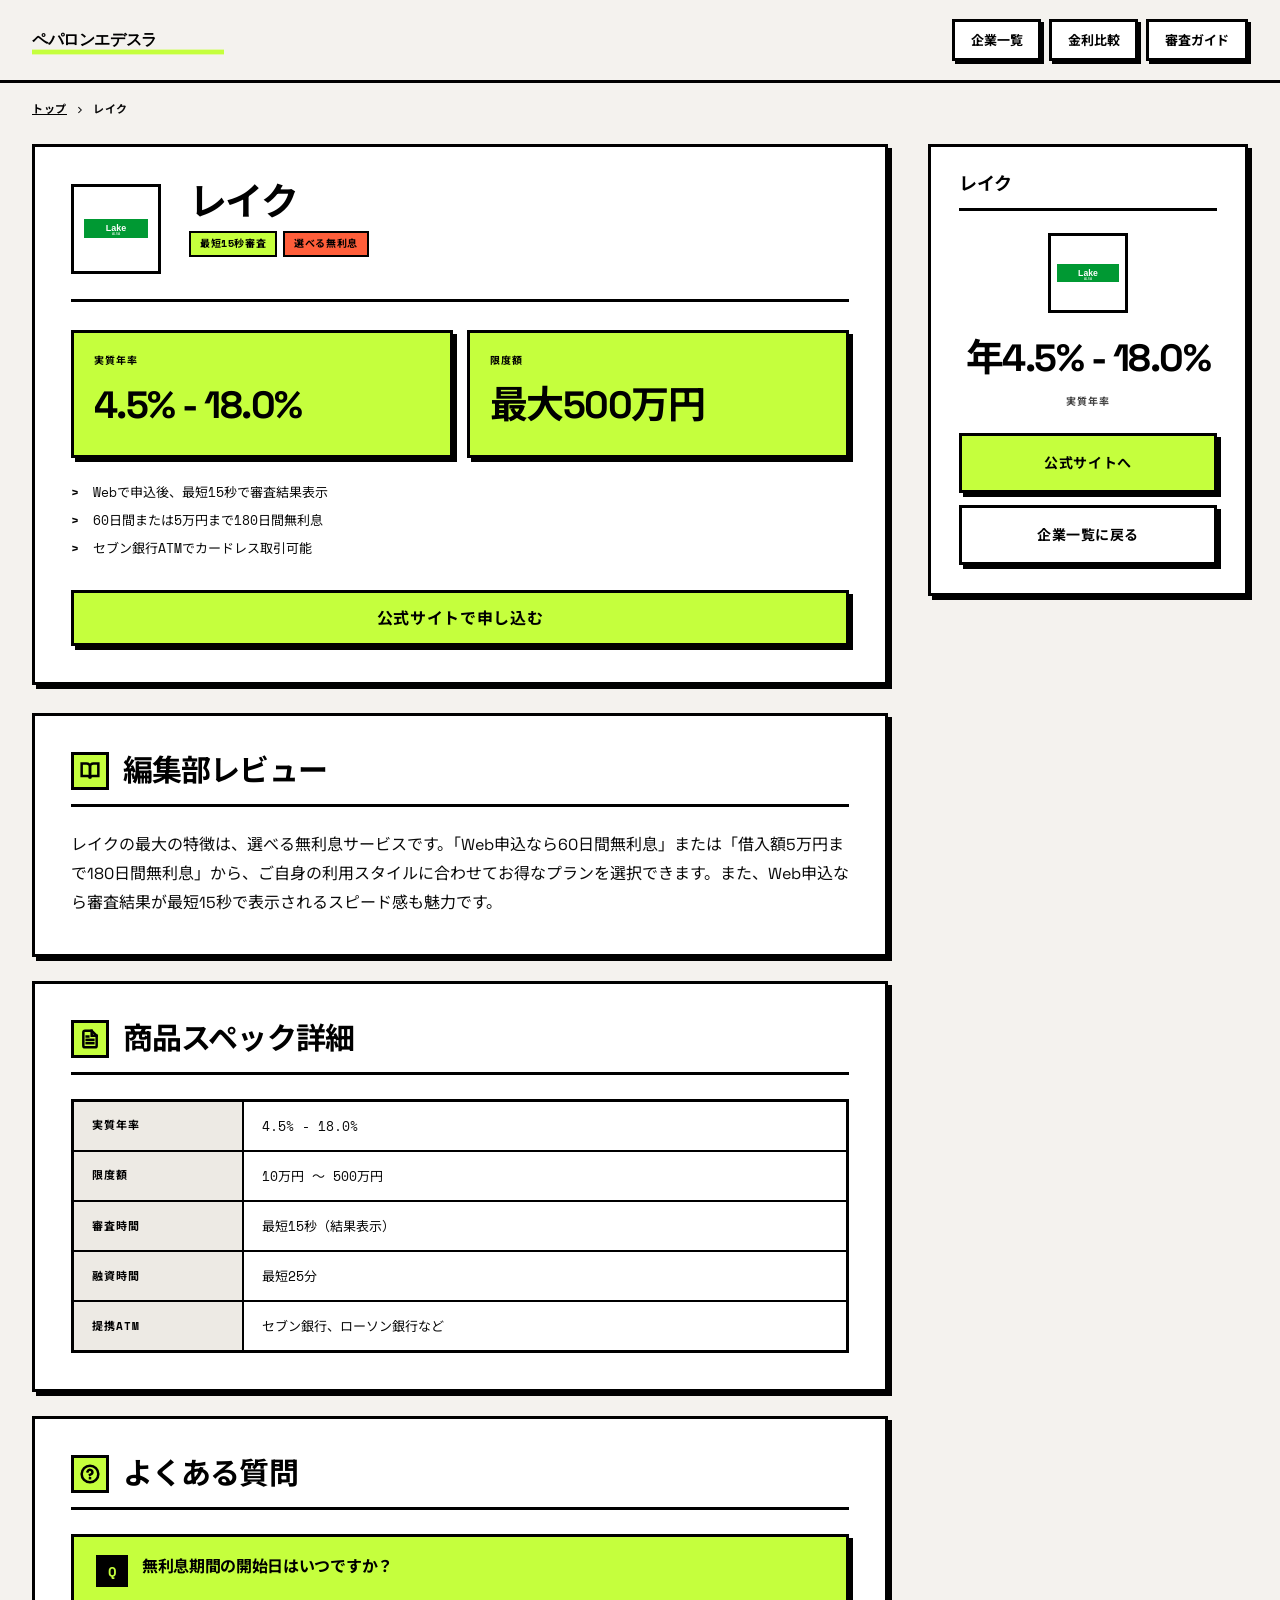
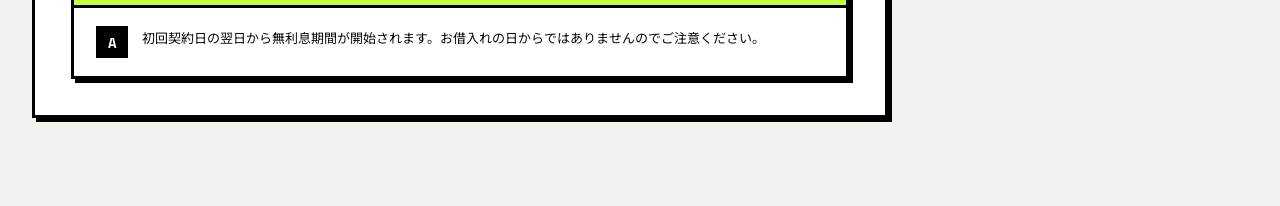
<file: lake.html>
<!DOCTYPE html>
<html lang="ja">

<head>
    <meta charset="UTF-8">
    <meta name="viewport" content="width=device-width, initial-scale=1.0">
    <link rel="icon" type="image/svg+xml" href="favicon.svg">
    <meta name="description" content="レイクのカードローンを徹底解説。金利・限度額・審査スピード・即日融資の可否まで、ペパロンエデスラがわかりやすくまとめています。">
    <title>レイク 詳細 | ペパロンエデスラ</title>
    
    <!-- OGP -->
    <meta property="og:title" content="レイク 詳細 | ペパロンエデスラ">
    <meta property="og:type" content="website">
    <meta property="og:site_name" content="ペパロンエデスラ">
    <meta property="og:locale" content="ja_JP">
    <meta property="og:description" content="レイクのカードローンを徹底解説。金利・限度額・審査スピード・即日融資の可否まで、ペパロンエデスラがわかりやすくまとめています。">
    <link rel="preconnect" href="https://fonts.googleapis.com">
    <link rel="preconnect" href="https://fonts.gstatic.com" crossorigin>
    <link
        href="https://fonts.googleapis.com/css2?family=Manrope:wght@400;600;700;800&family=Inter:wght@400;500;600;700&family=Noto+Sans+JP:wght@400;500;700&display=swap"
        rel="stylesheet">
    <link rel="stylesheet" href="style.css">
</head>

<body>

    <header class="site-header">
        <div class="container header-inner">
            <a href="index.html" class="logo">
                <img src="images/logo-full.svg" alt="ペパロンエデスラ" class="logo-full">
            </a>
            <button class="mobile-menu-btn" aria-label="Menu" aria-expanded="false">
                <span></span>
                <span></span>
                <span></span>
            </button>
            <nav class="nav-links">
                <a href="index.html#ranking" class="nav-link">企業一覧</a>
                <a href="compare.html" class="nav-link">金利比較</a>
                <a href="guide.html" class="nav-link">審査ガイド</a>
            </nav>
        </div>
    </header>

    <div class="container">
        <nav class="breadcrumb">
            <a href="index.html">トップ</a>
            <svg class="icon" xmlns="http://www.w3.org/2000/svg" viewBox="0 0 24 24">
                <polyline points="9 18 15 12 9 6"></polyline>
            </svg>
            レイク
        </nav>
    </div>

    <section class="container layout-grid">

        <!-- Main Content -->
        <main class="main-content">

            <!-- Detail Hero -->
            <div class="card detail-hero">
                <div class="detail-header">
                    <img src="images/logo-lake.svg" alt="Lake" class="brand-logo-lg">
                    <div>
                        <h1 class="page-title">レイク</h1>
                        <div class="badge-group">
                            <span class="badge badge-blue">最短15秒審査</span>
                            <span class="badge badge-cyan">選べる無利息</span>
                        </div>
                    </div>
                </div>

                <div class="detail-grid-top">
                    <div class="rate-large">
                        <span class="label">実質年率</span>
                        <div class="value">4.5% - 18.0%</div>
                    </div>
                    <div class="limit-large">
                        <span class="label">限度額</span>
                        <div class="value">最大500万円</div>
                    </div>
                </div>

                <ul class="feature-list" style="margin-top:24px;">
                    <li><svg class="icon" xmlns="http://www.w3.org/2000/svg" viewBox="0 0 24 24">
                            <polyline points="20 6 9 17 4 12"></polyline>
                        </svg> Webで申込後、最短15秒で審査結果表示</li>
                    <li><svg class="icon" xmlns="http://www.w3.org/2000/svg" viewBox="0 0 24 24">
                            <polyline points="20 6 9 17 4 12"></polyline>
                        </svg> 60日間または5万円まで180日間無利息</li>
                    <li><svg class="icon" xmlns="http://www.w3.org/2000/svg" viewBox="0 0 24 24">
                            <polyline points="20 6 9 17 4 12"></polyline>
                        </svg> セブン銀行ATMでカードレス取引可能</li>
                </ul>

                <div style="margin-top:32px;">
                    <a href="https://lakealsa.com/" class="btn btn-primary full-width" style="height:56px; font-size:16px;" target="_blank" rel="noopener noreferrer" referrerpolicy="no-referrer">公式サイトで申し込む</a>
                </div>
            </div>

            <!-- Review Section -->
            <div class="content-section">
                <h2 class="section-title">
                    <span class="section-title-icon"><svg class="icon" xmlns="http://www.w3.org/2000/svg"
                            viewBox="0 0 24 24">
                            <path d="M2 3h6a4 4 0 0 1 4 4v14a3 3 0 0 0-3-3H2z"></path>
                            <path d="M22 3h-6a4 4 0 0 0-4 4v14a3 3 0 0 1 3-3h7z"></path>
                        </svg></span>
                    編集部レビュー
                </h2>
                <p style="line-height:1.8; color:var(--ft-text-main);">
                    レイクの最大の特徴は、選べる無利息サービスです。「Web申込なら60日間無利息」または「借入額5万円まで180日間無利息」から、ご自身の利用スタイルに合わせてお得なプランを選択できます。また、Web申込なら審査結果が最短15秒で表示されるスピード感も魅力です。
                </p>
            </div>

            <!-- Spec Table -->
            <div class="content-section">
                <h2 class="section-title">
                    <span class="section-title-icon"><svg class="icon" xmlns="http://www.w3.org/2000/svg"
                            viewBox="0 0 24 24">
                            <path d="M14 2H6a2 2 0 0 0-2 2v16a2 2 0 0 0 2 2h12a2 2 0 0 0 2-2V8z"></path>
                            <polyline points="14 2 14 8 20 8"></polyline>
                            <line x1="16" y1="13" x2="8" y2="13"></line>
                            <line x1="16" y1="17" x2="8" y2="17"></line>
                            <polyline points="10 9 9 9 8 9"></polyline>
                        </svg></span>
                    商品スペック詳細
                </h2>
                <div class="spec-table">
                    <div class="spec-row">
                        <div class="spec-label">実質年率</div>
                        <div class="spec-value">4.5% - 18.0%</div>
                    </div>
                    <div class="spec-row">
                        <div class="spec-label">限度額</div>
                        <div class="spec-value">10万円 〜 500万円</div>
                    </div>
                    <div class="spec-row">
                        <div class="spec-label">審査時間</div>
                        <div class="spec-value">最短15秒（結果表示）</div>
                    </div>
                    <div class="spec-row">
                        <div class="spec-label">融資時間</div>
                        <div class="spec-value">最短25分</div>
                    </div>
                    <div class="spec-row">
                        <div class="spec-label">提携ATM</div>
                        <div class="spec-value">セブン銀行、ローソン銀行など</div>
                    </div>
                </div>
            </div>

            <!-- FAQ -->
            <div class="content-section mb-0">
                <h2 class="section-title">
                    <span class="section-title-icon"><svg class="icon" xmlns="http://www.w3.org/2000/svg"
                            viewBox="0 0 24 24">
                            <circle cx="12" cy="12" r="10"></circle>
                            <path d="M9.09 9a3 3 0 0 1 5.83 1c0 2-3 3-3 3"></path>
                            <line x1="12" y1="17" x2="12.01" y2="17"></line>
                        </svg></span>
                    よくある質問
                </h2>
                <div class="faq-list">
                    <div class="faq-item">
                        <div class="faq-question">
                            <div class="faq-q-mark">Q</div>
                            無利息期間の開始日はいつですか？
                        </div>
                        <div class="faq-answer">
                            <div class="faq-a-mark">A</div>
                            <div>
                                初回契約日の翌日から無利息期間が開始されます。お借入れの日からではありませんのでご注意ください。
                            </div>
                        </div>
                    </div>
                </div>
            </div>

        </main>

        <!-- Sidebar -->
        <aside class="article-sidebar">
            <div class="sidebar-card">
                <h3 class="sidebar-title">レイク</h3>
                <div class="sidebar-cta">
                    <img src="images/logo-lake.svg" alt="Lake" class="brand-logo-img">
                    <div class="rate">年4.5% - 18.0%</div>
                    <div class="rate-label">実質年率</div>
                    <a href="https://lakealsa.com/" class="btn btn-primary full-width" style="margin-bottom: 12px;" target="_blank" rel="noopener noreferrer" referrerpolicy="no-referrer">公式サイトへ</a>
                    <a href="index.html" class="btn btn-secondary full-width">企業一覧に戻る</a>
                </div>
            </div>
        </aside>

    </section>
    <script src="js/main.js"></script>
</body>

</html>
</file>
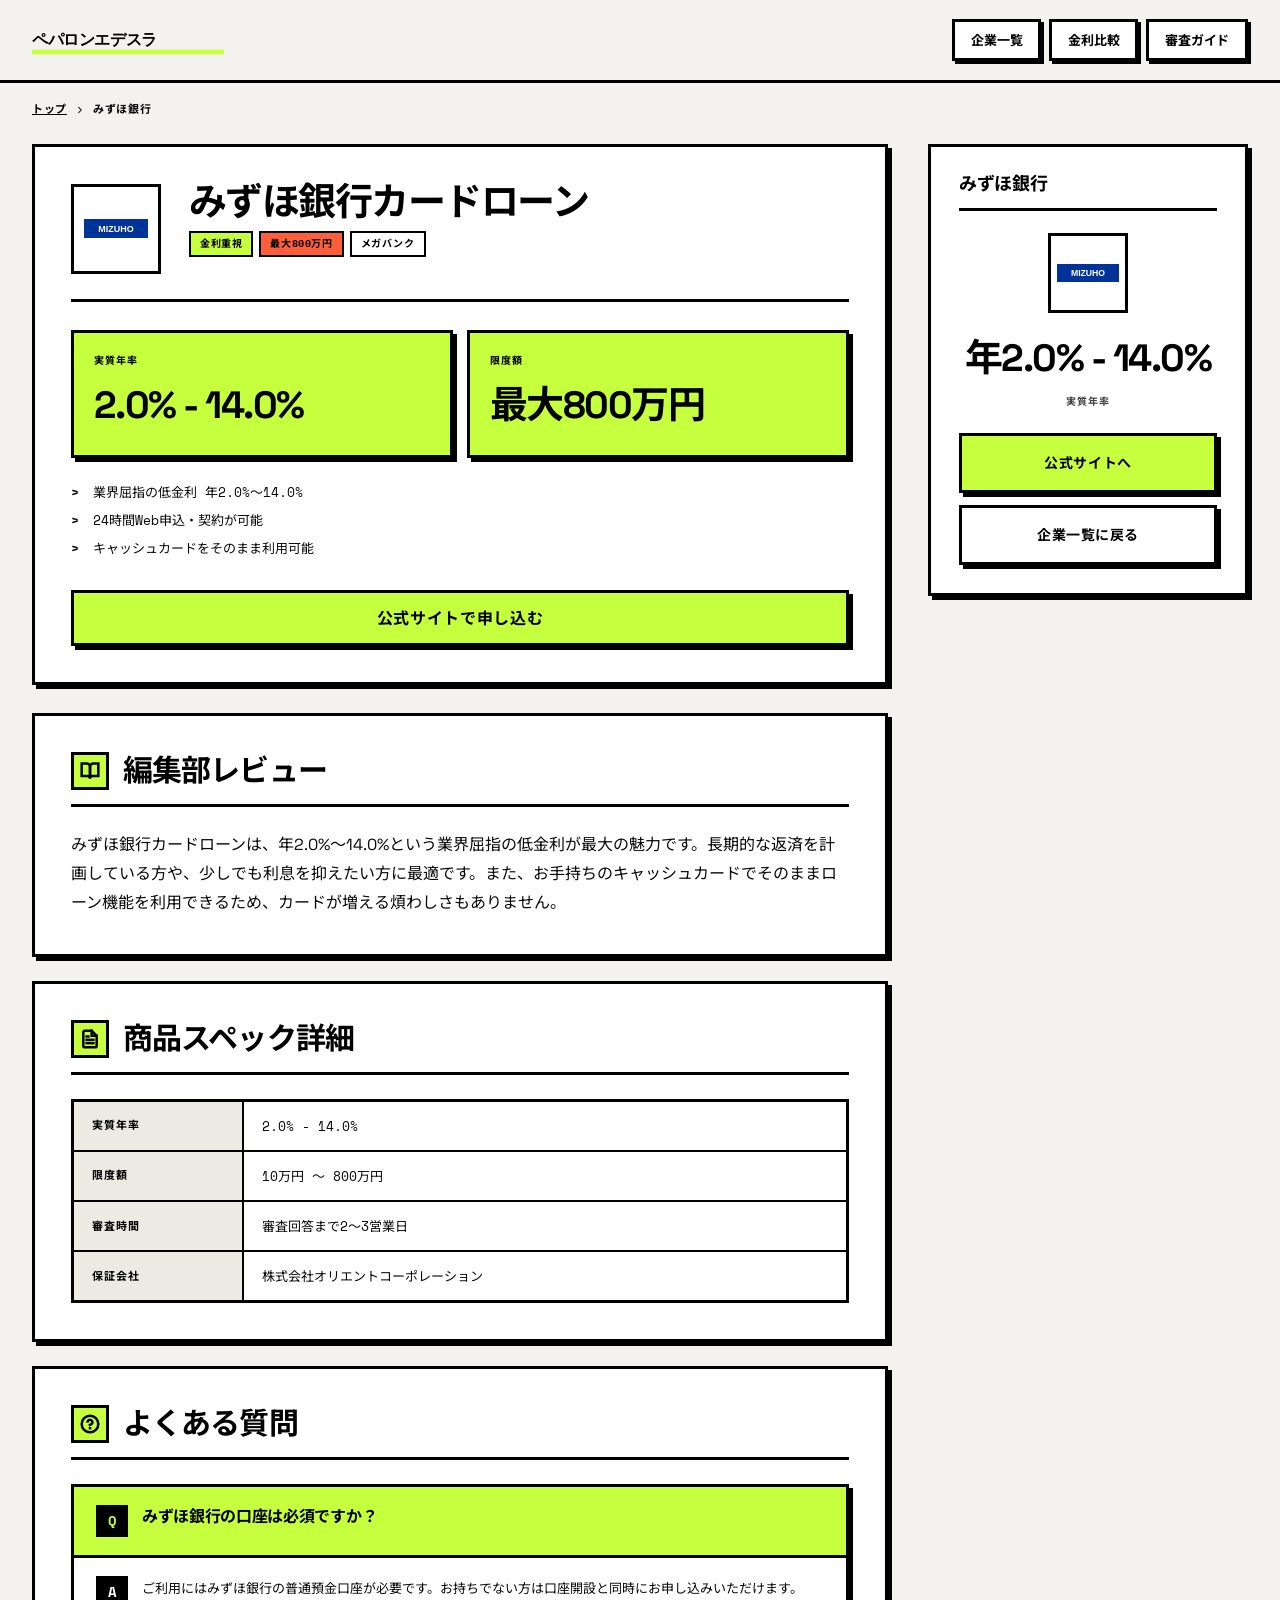
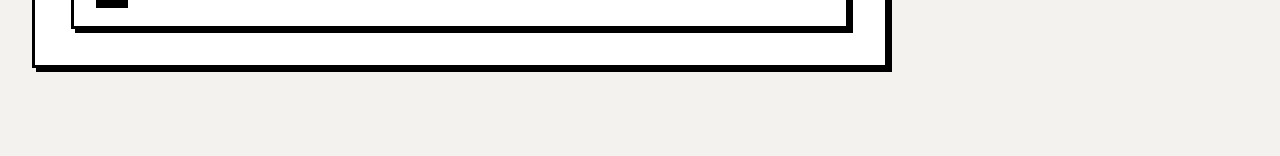
<file: mizuho.html>
<!DOCTYPE html>
<html lang="ja">

<head>
    <meta charset="UTF-8">
    <meta name="viewport" content="width=device-width, initial-scale=1.0">
    <link rel="icon" type="image/svg+xml" href="favicon.svg">
    <meta name="description" content="みずほ銀行カードローンを徹底解説。金利・限度額・審査の流れ・申込条件まで、ペパロンエデスラがわかりやすくまとめています。">
    <title>みずほ銀行カードローン 詳細 | ペパロンエデスラ</title>
    
    <!-- OGP -->
    <meta property="og:title" content="みずほ銀行カードローン 詳細 | ペパロンエデスラ">
    <meta property="og:type" content="website">
    <meta property="og:site_name" content="ペパロンエデスラ">
    <meta property="og:locale" content="ja_JP">
    <meta property="og:description" content="みずほ銀行カードローンを徹底解説。金利・限度額・審査の流れ・申込条件まで、ペパロンエデスラがわかりやすくまとめています。">
    <link rel="preconnect" href="https://fonts.googleapis.com">
    <link rel="preconnect" href="https://fonts.gstatic.com" crossorigin>
    <link
        href="https://fonts.googleapis.com/css2?family=Manrope:wght@400;600;700;800&family=Inter:wght@400;500;600;700&family=Noto+Sans+JP:wght@400;500;700&display=swap"
        rel="stylesheet">
    <link rel="stylesheet" href="style.css">
</head>

<body>

    <header class="site-header">
        <div class="container header-inner">
            <a href="index.html" class="logo">
                <img src="images/logo-full.svg" alt="ペパロンエデスラ" class="logo-full">
            </a>
            <button class="mobile-menu-btn" aria-label="Menu" aria-expanded="false">
                <span></span>
                <span></span>
                <span></span>
            </button>
            <nav class="nav-links">
                <a href="index.html#ranking" class="nav-link">企業一覧</a>
                <a href="compare.html" class="nav-link">金利比較</a>
                <a href="guide.html" class="nav-link">審査ガイド</a>
            </nav>
        </div>
    </header>

    <div class="container">
        <nav class="breadcrumb">
            <a href="index.html">トップ</a>
            <svg class="icon" xmlns="http://www.w3.org/2000/svg" viewBox="0 0 24 24">
                <polyline points="9 18 15 12 9 6"></polyline>
            </svg>
            みずほ銀行
        </nav>
    </div>

    <section class="container layout-grid">

        <!-- Main Content -->
        <main class="main-content">

            <!-- Detail Hero -->
            <div class="card detail-hero">
                <div class="detail-header">
                    <img src="images/logo-mizuho.svg" alt="Mizuho" class="brand-logo-lg">
                    <div>
                        <h1 class="page-title">みずほ銀行カードローン</h1>
                        <div class="badge-group">
                            <span class="badge badge-blue">金利重視</span>
                            <span class="badge badge-cyan">最大800万円</span>
                            <span class="badge badge-gray">メガバンク</span>
                        </div>
                    </div>
                </div>

                <div class="detail-grid-top">
                    <div class="rate-large">
                        <span class="label">実質年率</span>
                        <div class="value">2.0% - 14.0%</div>
                    </div>
                    <div class="limit-large">
                        <span class="label">限度額</span>
                        <div class="value">最大800万円</div>
                    </div>
                </div>

                <ul class="feature-list" style="margin-top:24px;">
                    <li><svg class="icon" xmlns="http://www.w3.org/2000/svg" viewBox="0 0 24 24">
                            <polyline points="20 6 9 17 4 12"></polyline>
                        </svg> 業界屈指の低金利 年2.0%〜14.0%</li>
                    <li><svg class="icon" xmlns="http://www.w3.org/2000/svg" viewBox="0 0 24 24">
                            <polyline points="20 6 9 17 4 12"></polyline>
                        </svg> 24時間Web申込・契約が可能</li>
                    <li><svg class="icon" xmlns="http://www.w3.org/2000/svg" viewBox="0 0 24 24">
                            <polyline points="20 6 9 17 4 12"></polyline>
                        </svg> キャッシュカードをそのまま利用可能</li>
                </ul>

                <div style="margin-top:32px;">
                    <a href="https://www.mizuhobank.co.jp/loan_card/index.html" class="btn btn-primary full-width" style="height:56px; font-size:16px;" target="_blank" rel="noopener noreferrer" referrerpolicy="no-referrer">公式サイトで申し込む</a>
                </div>
            </div>

            <!-- Review Section -->
            <div class="content-section">
                <h2 class="section-title">
                    <span class="section-title-icon"><svg class="icon" xmlns="http://www.w3.org/2000/svg"
                            viewBox="0 0 24 24">
                            <path d="M2 3h6a4 4 0 0 1 4 4v14a3 3 0 0 0-3-3H2z"></path>
                            <path d="M22 3h-6a4 4 0 0 0-4 4v14a3 3 0 0 1 3-3h7z"></path>
                        </svg></span>
                    編集部レビュー
                </h2>
                <p style="line-height:1.8; color:var(--ft-text-main);">
                    みずほ銀行カードローンは、年2.0%〜14.0%という業界屈指の低金利が最大の魅力です。長期的な返済を計画している方や、少しでも利息を抑えたい方に最適です。また、お手持ちのキャッシュカードでそのままローン機能を利用できるため、カードが増える煩わしさもありません。
                </p>
            </div>

            <!-- Spec Table -->
            <div class="content-section">
                <h2 class="section-title">
                    <span class="section-title-icon"><svg class="icon" xmlns="http://www.w3.org/2000/svg"
                            viewBox="0 0 24 24">
                            <path d="M14 2H6a2 2 0 0 0-2 2v16a2 2 0 0 0 2 2h12a2 2 0 0 0 2-2V8z"></path>
                            <polyline points="14 2 14 8 20 8"></polyline>
                            <line x1="16" y1="13" x2="8" y2="13"></line>
                            <line x1="16" y1="17" x2="8" y2="17"></line>
                            <polyline points="10 9 9 9 8 9"></polyline>
                        </svg></span>
                    商品スペック詳細
                </h2>
                <div class="spec-table">
                    <div class="spec-row">
                        <div class="spec-label">実質年率</div>
                        <div class="spec-value">2.0% - 14.0%</div>
                    </div>
                    <div class="spec-row">
                        <div class="spec-label">限度額</div>
                        <div class="spec-value">10万円 〜 800万円</div>
                    </div>
                    <div class="spec-row">
                        <div class="spec-label">審査時間</div>
                        <div class="spec-value">審査回答まで2〜3営業日</div>
                    </div>
                    <div class="spec-row">
                        <div class="spec-label">保証会社</div>
                        <div class="spec-value">株式会社オリエントコーポレーション</div>
                    </div>
                </div>
            </div>

            <!-- FAQ -->
            <div class="content-section mb-0">
                <h2 class="section-title">
                    <span class="section-title-icon"><svg class="icon" xmlns="http://www.w3.org/2000/svg"
                            viewBox="0 0 24 24">
                            <circle cx="12" cy="12" r="10"></circle>
                            <path d="M9.09 9a3 3 0 0 1 5.83 1c0 2-3 3-3 3"></path>
                            <line x1="12" y1="17" x2="12.01" y2="17"></line>
                        </svg></span>
                    よくある質問
                </h2>
                <div class="faq-list">
                    <div class="faq-item">
                        <div class="faq-question">
                            <div class="faq-q-mark">Q</div>
                            みずほ銀行の口座は必須ですか？
                        </div>
                        <div class="faq-answer">
                            <div class="faq-a-mark">A</div>
                            <div>
                                ご利用にはみずほ銀行の普通預金口座が必要です。お持ちでない方は口座開設と同時にお申し込みいただけます。
                            </div>
                        </div>
                    </div>
                </div>
            </div>

        </main>

        <!-- Sidebar -->
        <aside class="article-sidebar">
            <div class="sidebar-card">
                <h3 class="sidebar-title">みずほ銀行</h3>
                <div class="sidebar-cta">
                    <img src="images/logo-mizuho.svg" alt="Mizuho" class="brand-logo-img">
                    <div class="rate">年2.0% - 14.0%</div>
                    <div class="rate-label">実質年率</div>
                    <a href="https://www.mizuhobank.co.jp/loan_card/index.html" class="btn btn-primary full-width" style="margin-bottom: 12px;" target="_blank" rel="noopener noreferrer" referrerpolicy="no-referrer">公式サイトへ</a>
                    <a href="index.html" class="btn btn-secondary full-width">企業一覧に戻る</a>
                </div>
            </div>
        </aside>

    </section>
    <script src="js/main.js"></script>
</body>

</html>
</file>
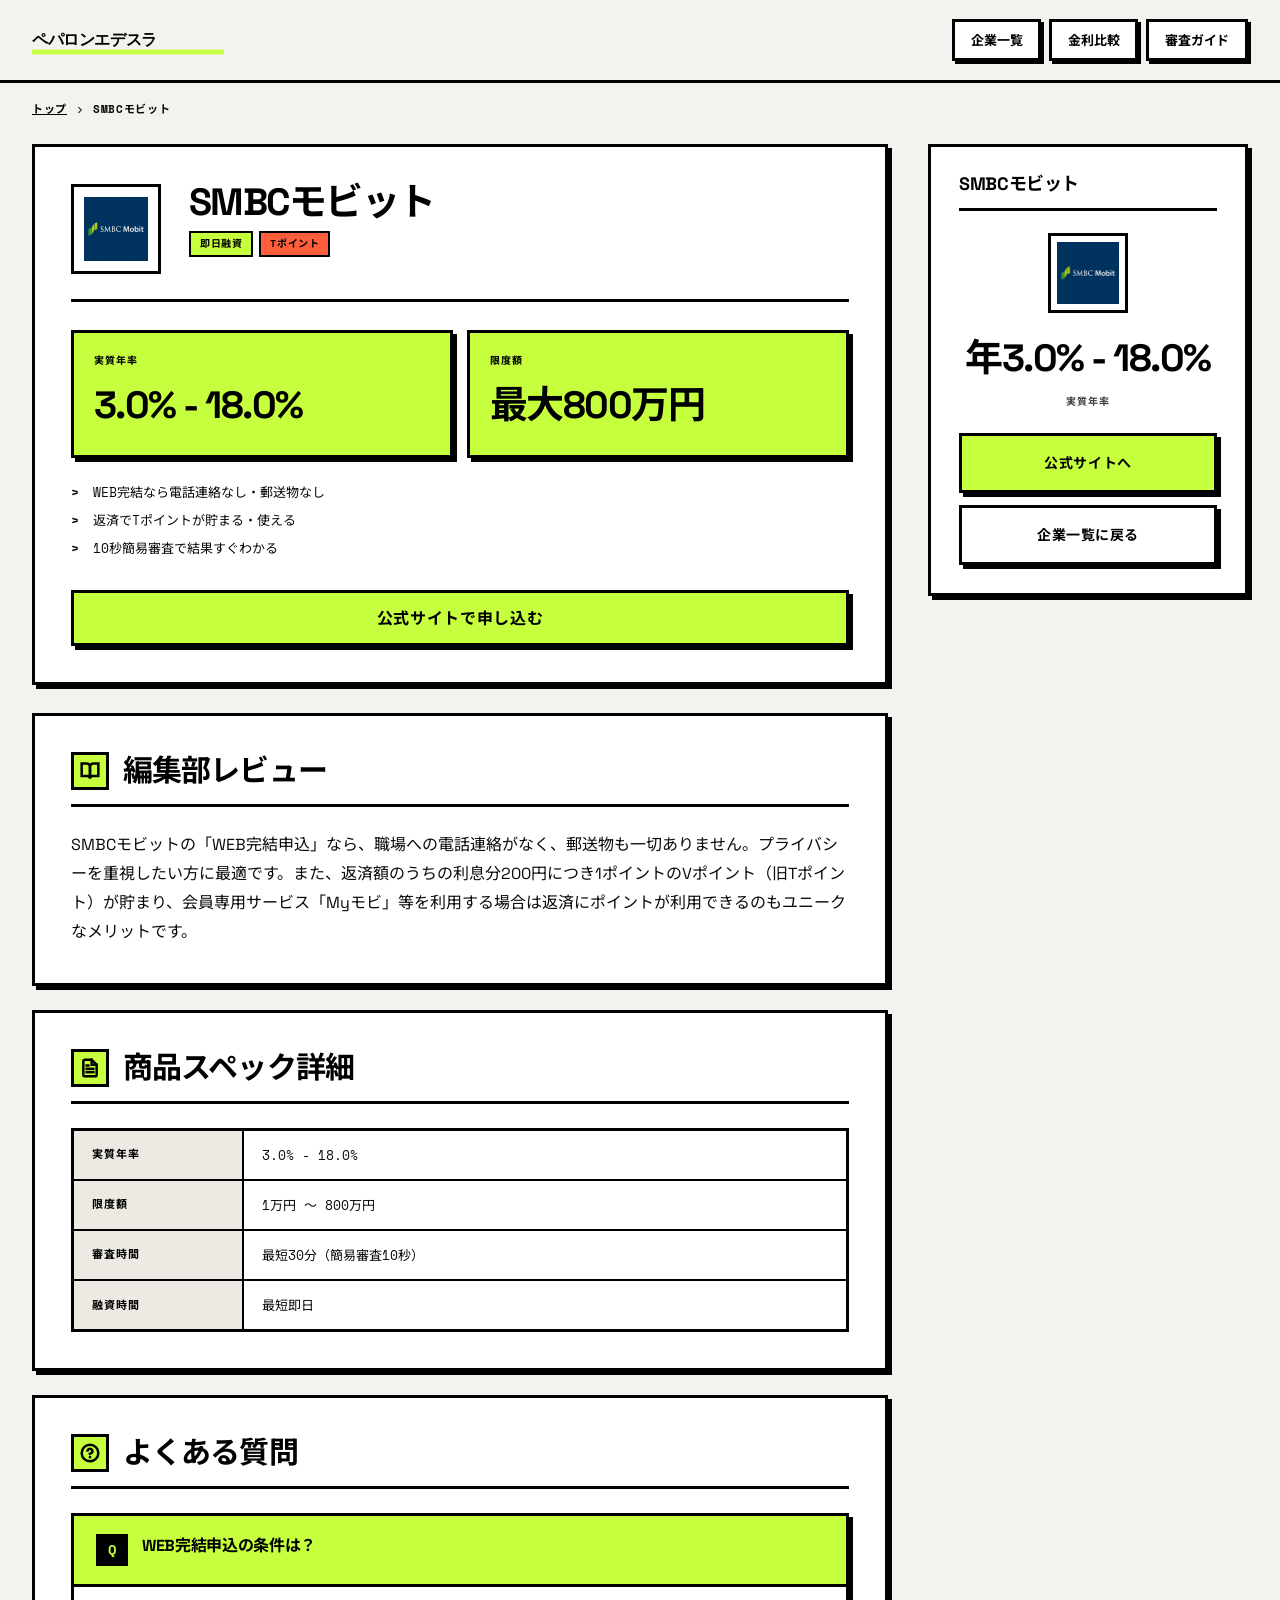
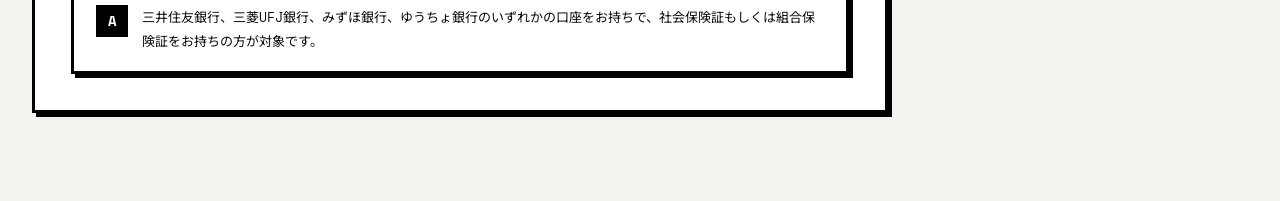
<file: mobit.html>
<!DOCTYPE html>
<html lang="ja">

<head>
    <meta charset="UTF-8">
    <meta name="viewport" content="width=device-width, initial-scale=1.0">
    <link rel="icon" type="image/svg+xml" href="favicon.svg">
    <meta name="description" content="SMBCモビットのカードローンを徹底解説。金利・限度額・審査スピード・即日融資の可否まで、ペパロンエデスラがわかりやすくまとめています。">
    <title>SMBCモビット 詳細 | ペパロンエデスラ</title>
    
    <!-- OGP -->
    <meta property="og:title" content="SMBCモビット 詳細 | ペパロンエデスラ">
    <meta property="og:type" content="website">
    <meta property="og:site_name" content="ペパロンエデスラ">
    <meta property="og:locale" content="ja_JP">
    <meta property="og:description" content="SMBCモビットのカードローンを徹底解説。金利・限度額・審査スピード・即日融資の可否まで、ペパロンエデスラがわかりやすくまとめています。">
    <link rel="preconnect" href="https://fonts.googleapis.com">
    <link rel="preconnect" href="https://fonts.gstatic.com" crossorigin>
    <link
        href="https://fonts.googleapis.com/css2?family=Manrope:wght@400;600;700;800&family=Inter:wght@400;500;600;700&family=Noto+Sans+JP:wght@400;500;700&display=swap"
        rel="stylesheet">
    <link rel="stylesheet" href="style.css">
</head>

<body>

    <header class="site-header">
        <div class="container header-inner">
            <a href="index.html" class="logo">
                <img src="images/logo-full.svg" alt="ペパロンエデスラ" class="logo-full">
            </a>
            <button class="mobile-menu-btn" aria-label="Menu" aria-expanded="false">
                <span></span>
                <span></span>
                <span></span>
            </button>
            <nav class="nav-links">
                <a href="index.html#ranking" class="nav-link">企業一覧</a>
                <a href="compare.html" class="nav-link">金利比較</a>
                <a href="guide.html" class="nav-link">審査ガイド</a>
            </nav>
        </div>
    </header>

    <div class="container">
        <nav class="breadcrumb">
            <a href="index.html">トップ</a>
            <svg class="icon" xmlns="http://www.w3.org/2000/svg" viewBox="0 0 24 24">
                <polyline points="9 18 15 12 9 6"></polyline>
            </svg>
            SMBCモビット
        </nav>
    </div>

    <section class="container layout-grid">

        <!-- Main Content -->
        <main class="main-content">

            <!-- Detail Hero -->
            <div class="card detail-hero">
                <div class="detail-header">
                    <img src="images/mobit.png" alt="Mobit" class="brand-logo-lg">
                    <div>
                        <h1 class="page-title">SMBCモビット</h1>
                        <div class="badge-group">
                            <span class="badge badge-blue">即日融資</span>
                            <span class="badge badge-cyan">Tポイント</span>
                        </div>
                    </div>
                </div>

                <div class="detail-grid-top">
                    <div class="rate-large">
                        <span class="label">実質年率</span>
                        <div class="value">3.0% - 18.0%</div>
                    </div>
                    <div class="limit-large">
                        <span class="label">限度額</span>
                        <div class="value">最大800万円</div>
                    </div>
                </div>

                <ul class="feature-list" style="margin-top:24px;">
                    <li><svg class="icon" xmlns="http://www.w3.org/2000/svg" viewBox="0 0 24 24">
                            <polyline points="20 6 9 17 4 12"></polyline>
                        </svg> WEB完結なら電話連絡なし・郵送物なし</li>
                    <li><svg class="icon" xmlns="http://www.w3.org/2000/svg" viewBox="0 0 24 24">
                            <polyline points="20 6 9 17 4 12"></polyline>
                        </svg> 返済でTポイントが貯まる・使える</li>
                    <li><svg class="icon" xmlns="http://www.w3.org/2000/svg" viewBox="0 0 24 24">
                            <polyline points="20 6 9 17 4 12"></polyline>
                        </svg> 10秒簡易審査で結果すぐわかる</li>
                </ul>

                <div style="margin-top:32px;">
                    <a href="https://ac.orkaasp.com/317fRd506a2L294L/cl/?bId=a0b00f13" class="btn btn-primary full-width" style="height:56px; font-size:16px;" target="_blank" rel="noopener noreferrer" referrerpolicy="no-referrer">公式サイトで申し込む</a>
                </div>
            </div>

            <!-- Review Section -->
            <div class="content-section">
                <h2 class="section-title">
                    <span class="section-title-icon"><svg class="icon" xmlns="http://www.w3.org/2000/svg"
                            viewBox="0 0 24 24">
                            <path d="M2 3h6a4 4 0 0 1 4 4v14a3 3 0 0 0-3-3H2z"></path>
                            <path d="M22 3h-6a4 4 0 0 0-4 4v14a3 3 0 0 1 3-3h7z"></path>
                        </svg></span>
                    編集部レビュー
                </h2>
                <p style="line-height:1.8; color:var(--ft-text-main);">
                    SMBCモビットの「WEB完結申込」なら、職場への電話連絡がなく、郵送物も一切ありません。プライバシーを重視したい方に最適です。また、返済額のうちの利息分200円につき1ポイントのVポイント（旧Tポイント）が貯まり、会員専用サービス「Myモビ」等を利用する場合は返済にポイントが利用できるのもユニークなメリットです。
                </p>
            </div>

            <!-- Spec Table -->
            <div class="content-section">
                <h2 class="section-title">
                    <span class="section-title-icon"><svg class="icon" xmlns="http://www.w3.org/2000/svg"
                            viewBox="0 0 24 24">
                            <path d="M14 2H6a2 2 0 0 0-2 2v16a2 2 0 0 0 2 2h12a2 2 0 0 0 2-2V8z"></path>
                            <polyline points="14 2 14 8 20 8"></polyline>
                            <line x1="16" y1="13" x2="8" y2="13"></line>
                            <line x1="16" y1="17" x2="8" y2="17"></line>
                            <polyline points="10 9 9 9 8 9"></polyline>
                        </svg></span>
                    商品スペック詳細
                </h2>
                <div class="spec-table">
                    <div class="spec-row">
                        <div class="spec-label">実質年率</div>
                        <div class="spec-value">3.0% - 18.0%</div>
                    </div>
                    <div class="spec-row">
                        <div class="spec-label">限度額</div>
                        <div class="spec-value">1万円 〜 800万円</div>
                    </div>
                    <div class="spec-row">
                        <div class="spec-label">審査時間</div>
                        <div class="spec-value">最短30分（簡易審査10秒）</div>
                    </div>
                    <div class="spec-row">
                        <div class="spec-label">融資時間</div>
                        <div class="spec-value">最短即日</div>
                    </div>
                </div>
            </div>

            <!-- FAQ -->
            <div class="content-section mb-0">
                <h2 class="section-title">
                    <span class="section-title-icon"><svg class="icon" xmlns="http://www.w3.org/2000/svg"
                            viewBox="0 0 24 24">
                            <circle cx="12" cy="12" r="10"></circle>
                            <path d="M9.09 9a3 3 0 0 1 5.83 1c0 2-3 3-3 3"></path>
                            <line x1="12" y1="17" x2="12.01" y2="17"></line>
                        </svg></span>
                    よくある質問
                </h2>
                <div class="faq-list">
                    <div class="faq-item">
                        <div class="faq-question">
                            <div class="faq-q-mark">Q</div>
                            WEB完結申込の条件は？
                        </div>
                        <div class="faq-answer">
                            <div class="faq-a-mark">A</div>
                            <div>
                                三井住友銀行、三菱UFJ銀行、みずほ銀行、ゆうちょ銀行のいずれかの口座をお持ちで、社会保険証もしくは組合保険証をお持ちの方が対象です。
                            </div>
                        </div>
                    </div>
                </div>
            </div>

        </main>

        <!-- Sidebar -->
        <aside class="article-sidebar">
            <div class="sidebar-card">
                <h3 class="sidebar-title">SMBCモビット</h3>
                <div class="sidebar-cta">
                    <img src="images/mobit.png" alt="Mobit" class="brand-logo-img">
                    <div class="rate">年3.0% - 18.0%</div>
                    <div class="rate-label">実質年率</div>
                    <a href="https://ac.orkaasp.com/317fRd506a2L294L/cl/?bId=a0b00f13" class="btn btn-primary full-width" style="margin-bottom: 12px;" target="_blank" rel="noopener noreferrer" referrerpolicy="no-referrer">公式サイトへ</a>
                    <a href="index.html" class="btn btn-secondary full-width">企業一覧に戻る</a>
                </div>
            </div>
        </aside>

    </section>
    <script src="js/main.js"></script>
</body>

</html>
</file>
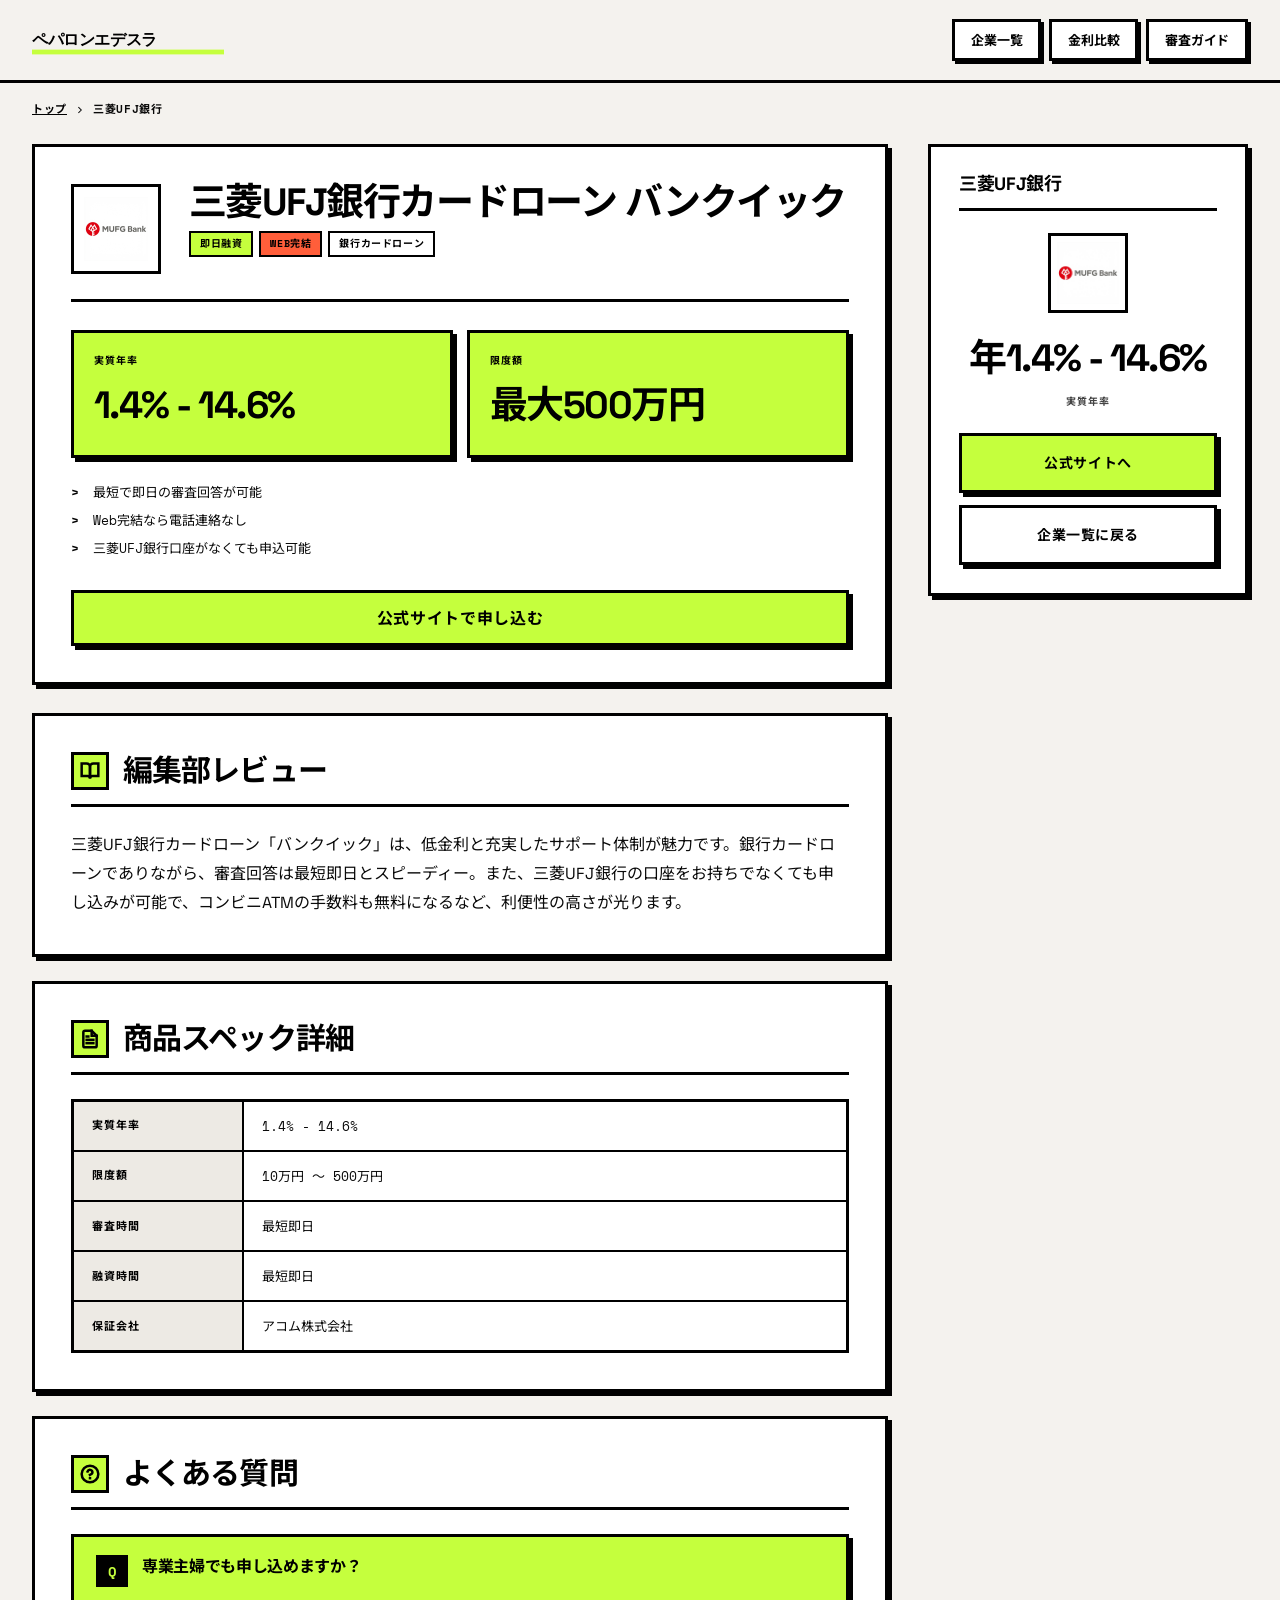
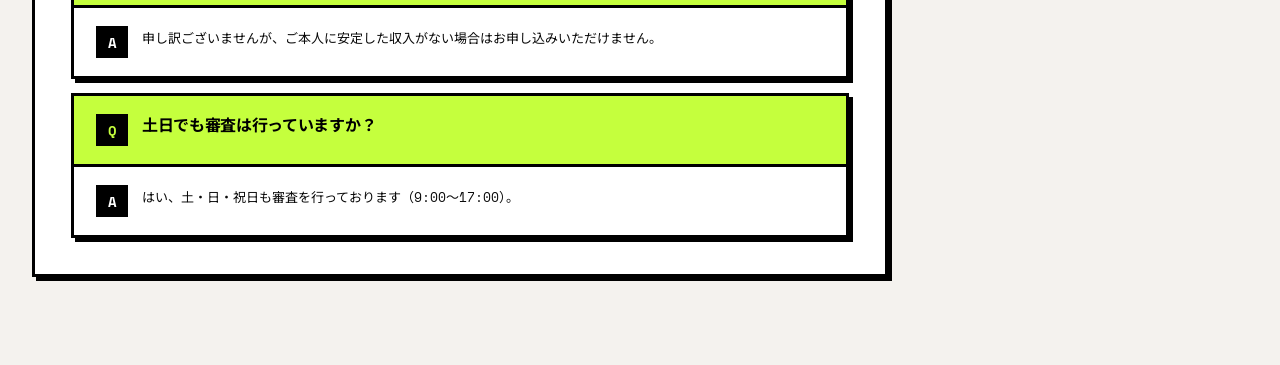
<file: mufg.html>
<!DOCTYPE html>
<html lang="ja">

<head>
    <meta charset="UTF-8">
    <meta name="viewport" content="width=device-width, initial-scale=1.0">
    <link rel="icon" type="image/svg+xml" href="favicon.svg">
    <meta name="description" content="三菱UFJ銀行カードローン「バンクイック」を徹底解説。金利・限度額・審査の流れまで、ペパロンエデスラがわかりやすくまとめています。">
    <title>三菱UFJ銀行カードローン バンクイック 詳細 | ペパロンエデスラ</title>
    
    <!-- OGP -->
    <meta property="og:title" content="三菱UFJ銀行カードローン バンクイック 詳細 | ペパロンエデスラ">
    <meta property="og:type" content="website">
    <meta property="og:site_name" content="ペパロンエデスラ">
    <meta property="og:locale" content="ja_JP">
    <meta property="og:description" content="三菱UFJ銀行カードローン「バンクイック」を徹底解説。金利・限度額・審査の流れまで、ペパロンエデスラがわかりやすくまとめています。">
    <link rel="preconnect" href="https://fonts.googleapis.com">
    <link rel="preconnect" href="https://fonts.gstatic.com" crossorigin>
    <link
        href="https://fonts.googleapis.com/css2?family=Manrope:wght@400;600;700;800&family=Inter:wght@400;500;600;700&family=Noto+Sans+JP:wght@400;500;700&display=swap"
        rel="stylesheet">
    <link rel="stylesheet" href="style.css">
</head>

<body>

    <header class="site-header">
        <div class="container header-inner">
            <a href="index.html" class="logo">
                <img src="images/logo-full.svg" alt="ペパロンエデスラ" class="logo-full">
            </a>
            <button class="mobile-menu-btn" aria-label="Menu" aria-expanded="false">
                <span></span>
                <span></span>
                <span></span>
            </button>
            <nav class="nav-links">
                <a href="index.html#ranking" class="nav-link">企業一覧</a>
                <a href="compare.html" class="nav-link">金利比較</a>
                <a href="guide.html" class="nav-link">審査ガイド</a>
            </nav>
        </div>
    </header>

    <div class="container">
        <nav class="breadcrumb">
            <a href="index.html">トップ</a>
            <svg class="icon" xmlns="http://www.w3.org/2000/svg" viewBox="0 0 24 24">
                <polyline points="9 18 15 12 9 6"></polyline>
            </svg>
            三菱UFJ銀行
        </nav>
    </div>

    <section class="container layout-grid">

        <!-- Main Content -->
        <main class="main-content">

            <!-- Detail Hero -->
            <div class="card detail-hero">
                <div class="detail-header">
                    <img src="images/mufg.png" alt="MUFG" class="brand-logo-lg">
                    <div>
                        <h1 class="page-title">三菱UFJ銀行カードローン バンクイック</h1>
                        <div class="badge-group">
                            <span class="badge badge-blue">即日融資</span>
                            <span class="badge badge-cyan">Web完結</span>
                            <span class="badge badge-gray">銀行カードローン</span>
                        </div>
                    </div>
                </div>

                <div class="detail-grid-top">
                    <div class="rate-large">
                        <span class="label">実質年率</span>
                        <div class="value">1.4% - 14.6%</div>
                    </div>
                    <div class="limit-large">
                        <span class="label">限度額</span>
                        <div class="value">最大500万円</div>
                    </div>
                </div>

                <ul class="feature-list" style="margin-top:24px;">
                    <li><svg class="icon" xmlns="http://www.w3.org/2000/svg" viewBox="0 0 24 24">
                            <polyline points="20 6 9 17 4 12"></polyline>
                        </svg> 最短で即日の審査回答が可能</li>
                    <li><svg class="icon" xmlns="http://www.w3.org/2000/svg" viewBox="0 0 24 24">
                            <polyline points="20 6 9 17 4 12"></polyline>
                        </svg> Web完結なら電話連絡なし</li>
                    <li><svg class="icon" xmlns="http://www.w3.org/2000/svg" viewBox="0 0 24 24">
                            <polyline points="20 6 9 17 4 12"></polyline>
                        </svg> 三菱UFJ銀行口座がなくても申込可能</li>
                </ul>

                <div style="margin-top:32px;">
                    <a href="https://www.bk.mufg.jp/kariru/mycard_plus/index.html" class="btn btn-primary full-width" style="height:56px; font-size:16px;" target="_blank" rel="noopener noreferrer" referrerpolicy="no-referrer">公式サイトで申し込む</a>
                </div>
            </div>

            <!-- Review Section -->
            <div class="content-section">
                <h2 class="section-title">
                    <span class="section-title-icon"><svg class="icon" xmlns="http://www.w3.org/2000/svg"
                            viewBox="0 0 24 24">
                            <path d="M2 3h6a4 4 0 0 1 4 4v14a3 3 0 0 0-3-3H2z"></path>
                            <path d="M22 3h-6a4 4 0 0 0-4 4v14a3 3 0 0 1 3-3h7z"></path>
                        </svg></span>
                    編集部レビュー
                </h2>
                <p style="line-height:1.8; color:var(--ft-text-main);">
                    三菱UFJ銀行カードローン「バンクイック」は、低金利と充実したサポート体制が魅力です。銀行カードローンでありながら、審査回答は最短即日とスピーディー。また、三菱UFJ銀行の口座をお持ちでなくても申し込みが可能で、コンビニATMの手数料も無料になるなど、利便性の高さが光ります。
                </p>
            </div>

            <!-- Spec Table -->
            <div class="content-section">
                <h2 class="section-title">
                    <span class="section-title-icon"><svg class="icon" xmlns="http://www.w3.org/2000/svg"
                            viewBox="0 0 24 24">
                            <path d="M14 2H6a2 2 0 0 0-2 2v16a2 2 0 0 0 2 2h12a2 2 0 0 0 2-2V8z"></path>
                            <polyline points="14 2 14 8 20 8"></polyline>
                            <line x1="16" y1="13" x2="8" y2="13"></line>
                            <line x1="16" y1="17" x2="8" y2="17"></line>
                            <polyline points="10 9 9 9 8 9"></polyline>
                        </svg></span>
                    商品スペック詳細
                </h2>
                <div class="spec-table">
                    <div class="spec-row">
                        <div class="spec-label">実質年率</div>
                        <div class="spec-value">1.4% - 14.6%</div>
                    </div>
                    <div class="spec-row">
                        <div class="spec-label">限度額</div>
                        <div class="spec-value">10万円 〜 500万円</div>
                    </div>
                    <div class="spec-row">
                        <div class="spec-label">審査時間</div>
                        <div class="spec-value">最短即日</div>
                    </div>
                    <div class="spec-row">
                        <div class="spec-label">融資時間</div>
                        <div class="spec-value">最短即日</div>
                    </div>
                    <div class="spec-row">
                        <div class="spec-label">保証会社</div>
                        <div class="spec-value">アコム株式会社</div>
                    </div>
                </div>
            </div>

            <!-- FAQ -->
            <div class="content-section mb-0">
                <h2 class="section-title">
                    <span class="section-title-icon"><svg class="icon" xmlns="http://www.w3.org/2000/svg"
                            viewBox="0 0 24 24">
                            <circle cx="12" cy="12" r="10"></circle>
                            <path d="M9.09 9a3 3 0 0 1 5.83 1c0 2-3 3-3 3"></path>
                            <line x1="12" y1="17" x2="12.01" y2="17"></line>
                        </svg></span>
                    よくある質問
                </h2>
                <div class="faq-list">
                    <div class="faq-item">
                        <div class="faq-question">
                            <div class="faq-q-mark">Q</div>
                            専業主婦でも申し込めますか？
                        </div>
                        <div class="faq-answer">
                            <div class="faq-a-mark">A</div>
                            <div>
                                申し訳ございませんが、ご本人に安定した収入がない場合はお申し込みいただけません。
                            </div>
                        </div>
                    </div>
                    <div class="faq-item">
                        <div class="faq-question">
                            <div class="faq-q-mark">Q</div>
                            土日でも審査は行っていますか？
                        </div>
                        <div class="faq-answer">
                            <div class="faq-a-mark">A</div>
                            <div>
                                はい、土・日・祝日も審査を行っております（9:00〜17:00）。
                            </div>
                        </div>
                    </div>
                </div>
            </div>

        </main>

        <!-- Sidebar -->
        <aside class="article-sidebar">
            <div class="sidebar-card">
                <h3 class="sidebar-title">三菱UFJ銀行</h3>
                <div class="sidebar-cta">
                    <img src="images/mufg.png" alt="MUFG" class="brand-logo-img">
                    <div class="rate">年1.4% - 14.6%</div>
                    <div class="rate-label">実質年率</div>
                    <a href="https://www.bk.mufg.jp/kariru/mycard_plus/index.html" class="btn btn-primary full-width" style="margin-bottom: 12px;" target="_blank" rel="noopener noreferrer" referrerpolicy="no-referrer">公式サイトへ</a>
                    <a href="index.html" class="btn btn-secondary full-width">企業一覧に戻る</a>
                </div>
            </div>
        </aside>

    </section>
    <script src="js/main.js"></script>
</body>

</html>
</file>
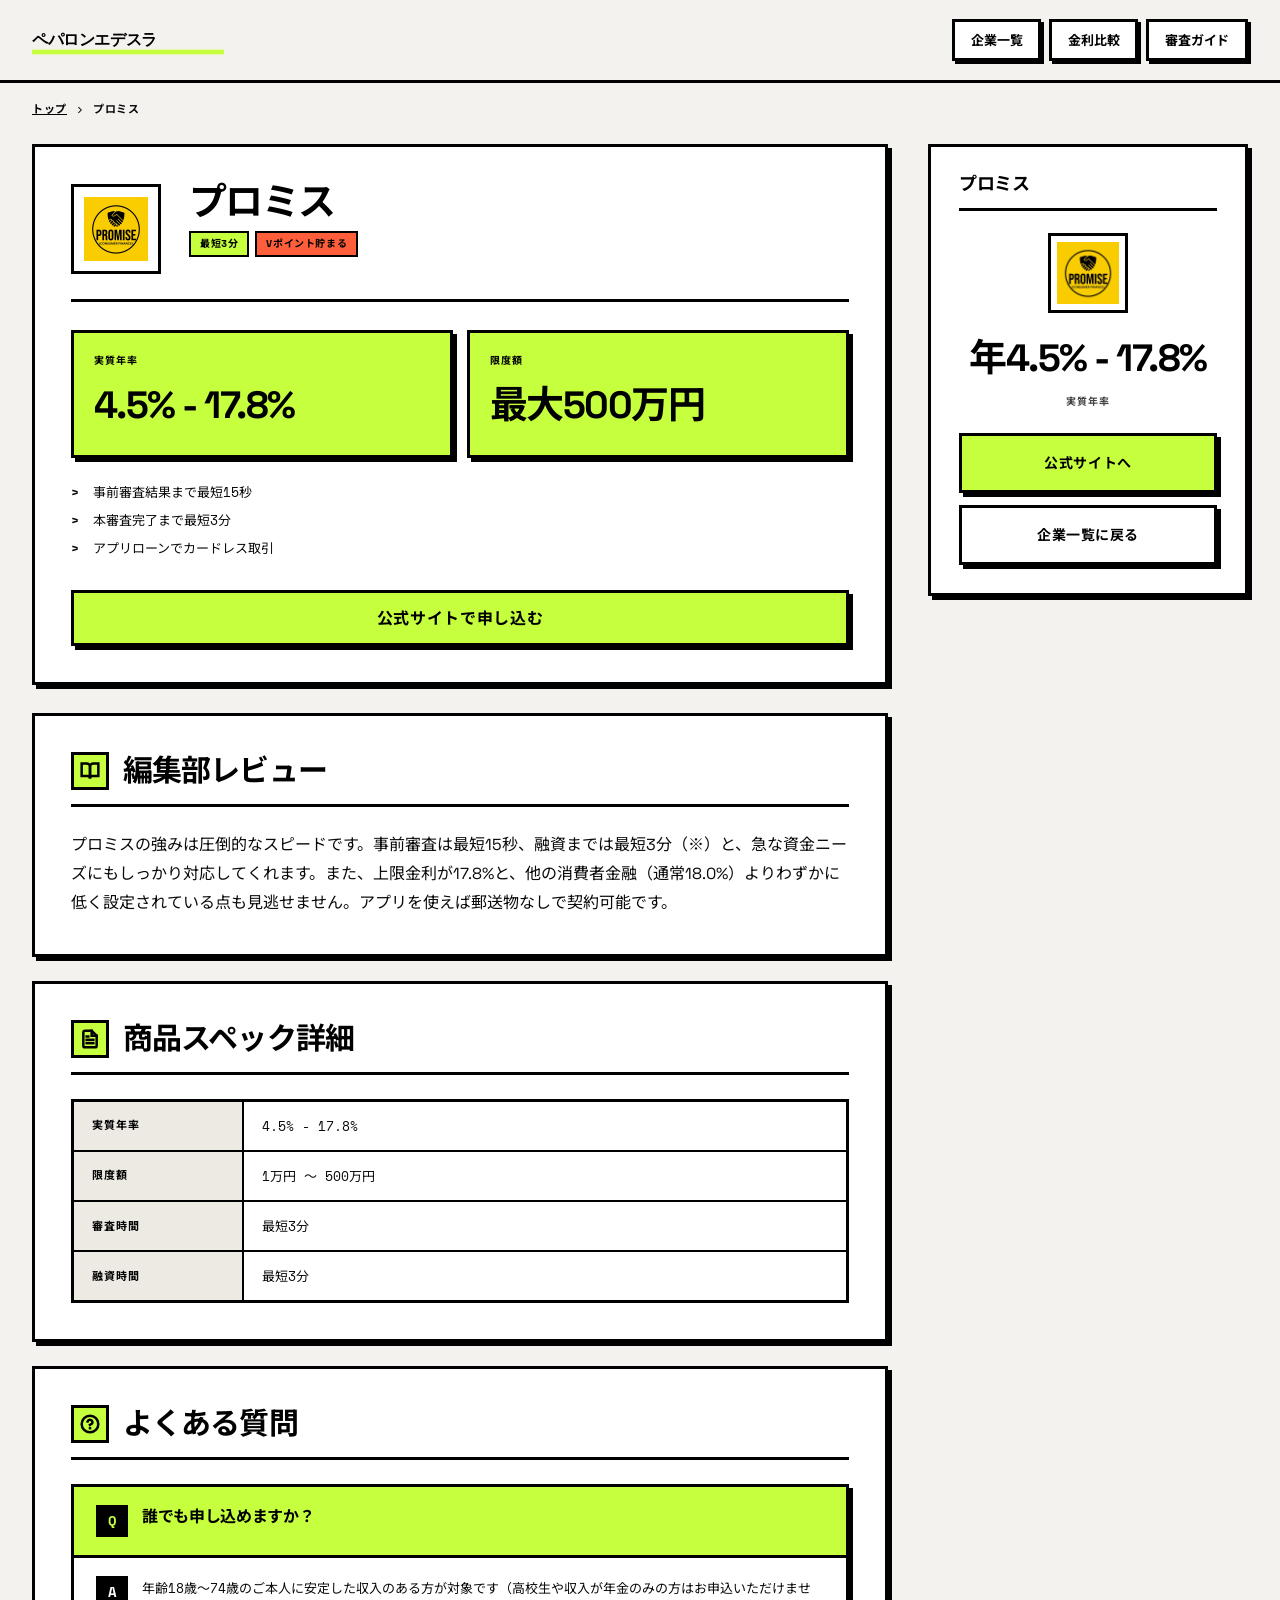
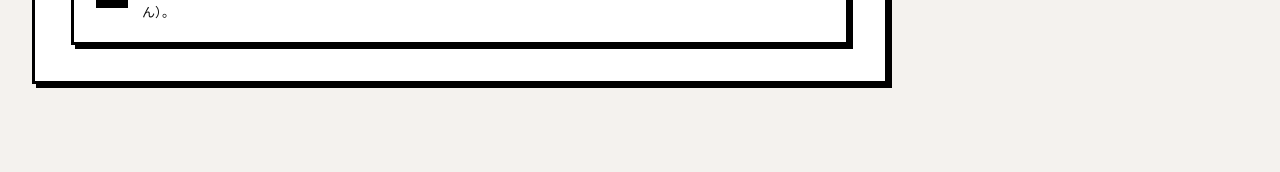
<file: promise.html>
<!DOCTYPE html>
<html lang="ja">

<head>
    <meta charset="UTF-8">
    <meta name="viewport" content="width=device-width, initial-scale=1.0">
    <link rel="icon" type="image/svg+xml" href="favicon.svg">
    <meta name="description" content="プロミスのカードローンを徹底解説。金利・限度額・審査スピード・即日融資の可否まで、ペパロンエデスラがわかりやすくまとめています。">
    <title>プロミス 詳細 | ペパロンエデスラ</title>
    
    <!-- OGP -->
    <meta property="og:title" content="プロミス 詳細 | ペパロンエデスラ">
    <meta property="og:type" content="website">
    <meta property="og:site_name" content="ペパロンエデスラ">
    <meta property="og:locale" content="ja_JP">
    <meta property="og:description" content="プロミスのカードローンを徹底解説。金利・限度額・審査スピード・即日融資の可否まで、ペパロンエデスラがわかりやすくまとめています。">
    <link rel="preconnect" href="https://fonts.googleapis.com">
    <link rel="preconnect" href="https://fonts.gstatic.com" crossorigin>
    <link
        href="https://fonts.googleapis.com/css2?family=Manrope:wght@400;600;700;800&family=Inter:wght@400;500;600;700&family=Noto+Sans+JP:wght@400;500;700&display=swap"
        rel="stylesheet">
    <link rel="stylesheet" href="style.css">
</head>

<body>

    <header class="site-header">
        <div class="container header-inner">
            <a href="index.html" class="logo">
                <img src="images/logo-full.svg" alt="ペパロンエデスラ" class="logo-full">
            </a>
            <button class="mobile-menu-btn" aria-label="Menu" aria-expanded="false">
                <span></span>
                <span></span>
                <span></span>
            </button>
            <nav class="nav-links">
                <a href="index.html#ranking" class="nav-link">企業一覧</a>
                <a href="compare.html" class="nav-link">金利比較</a>
                <a href="guide.html" class="nav-link">審査ガイド</a>
            </nav>
        </div>
    </header>

    <div class="container">
        <nav class="breadcrumb">
            <a href="index.html">トップ</a>
            <svg class="icon" xmlns="http://www.w3.org/2000/svg" viewBox="0 0 24 24">
                <polyline points="9 18 15 12 9 6"></polyline>
            </svg>
            プロミス
        </nav>
    </div>

    <section class="container layout-grid">

        <!-- Main Content -->
        <main class="main-content">

            <!-- Detail Hero -->
            <div class="card detail-hero">
                <div class="detail-header">
                    <img src="images/promise.png" alt="Promise" class="brand-logo-lg">
                    <div>
                        <h1 class="page-title">プロミス</h1>
                        <div class="badge-group">
                            <span class="badge badge-blue">最短3分</span>
                            <span class="badge badge-cyan">Vポイント貯まる</span>
                        </div>
                    </div>
                </div>

                <div class="detail-grid-top">
                    <div class="rate-large">
                        <span class="label">実質年率</span>
                        <div class="value">4.5% - 17.8%</div>
                    </div>
                    <div class="limit-large">
                        <span class="label">限度額</span>
                        <div class="value">最大500万円</div>
                    </div>
                </div>

                <ul class="feature-list" style="margin-top:24px;">
                    <li><svg class="icon" xmlns="http://www.w3.org/2000/svg" viewBox="0 0 24 24">
                            <polyline points="20 6 9 17 4 12"></polyline>
                        </svg> 事前審査結果まで最短15秒</li>
                    <li><svg class="icon" xmlns="http://www.w3.org/2000/svg" viewBox="0 0 24 24">
                            <polyline points="20 6 9 17 4 12"></polyline>
                        </svg> 本審査完了まで最短3分</li>
                    <li><svg class="icon" xmlns="http://www.w3.org/2000/svg" viewBox="0 0 24 24">
                            <polyline points="20 6 9 17 4 12"></polyline>
                        </svg> アプリローンでカードレス取引</li>
                </ul>

                <div style="margin-top:32px;">
                    <a href="https://ac.orkaasp.com/317fRd506a2L294L/cl/?bId=f4a7b84a" class="btn btn-primary full-width" style="height:56px; font-size:16px;" target="_blank" rel="noopener noreferrer" referrerpolicy="no-referrer">公式サイトで申し込む</a>
                </div>
            </div>

            <!-- Review Section -->
            <div class="content-section">
                <h2 class="section-title">
                    <span class="section-title-icon"><svg class="icon" xmlns="http://www.w3.org/2000/svg"
                            viewBox="0 0 24 24">
                            <path d="M2 3h6a4 4 0 0 1 4 4v14a3 3 0 0 0-3-3H2z"></path>
                            <path d="M22 3h-6a4 4 0 0 0-4 4v14a3 3 0 0 1 3-3h7z"></path>
                        </svg></span>
                    編集部レビュー
                </h2>
                <p style="line-height:1.8; color:var(--ft-text-main);">
                    プロミスの強みは圧倒的なスピードです。事前審査は最短15秒、融資までは最短3分（※）と、急な資金ニーズにもしっかり対応してくれます。また、上限金利が17.8%と、他の消費者金融（通常18.0%）よりわずかに低く設定されている点も見逃せません。アプリを使えば郵送物なしで契約可能です。
                </p>
            </div>

            <!-- Spec Table -->
            <div class="content-section">
                <h2 class="section-title">
                    <span class="section-title-icon"><svg class="icon" xmlns="http://www.w3.org/2000/svg"
                            viewBox="0 0 24 24">
                            <path d="M14 2H6a2 2 0 0 0-2 2v16a2 2 0 0 0 2 2h12a2 2 0 0 0 2-2V8z"></path>
                            <polyline points="14 2 14 8 20 8"></polyline>
                            <line x1="16" y1="13" x2="8" y2="13"></line>
                            <line x1="16" y1="17" x2="8" y2="17"></line>
                            <polyline points="10 9 9 9 8 9"></polyline>
                        </svg></span>
                    商品スペック詳細
                </h2>
                <div class="spec-table">
                    <div class="spec-row">
                        <div class="spec-label">実質年率</div>
                        <div class="spec-value">4.5% - 17.8%</div>
                    </div>
                    <div class="spec-row">
                        <div class="spec-label">限度額</div>
                        <div class="spec-value">1万円 〜 500万円</div>
                    </div>
                    <div class="spec-row">
                        <div class="spec-label">審査時間</div>
                        <div class="spec-value">最短3分</div>
                    </div>
                    <div class="spec-row">
                        <div class="spec-label">融資時間</div>
                        <div class="spec-value">最短3分</div>
                    </div>
                </div>
            </div>

            <!-- FAQ -->
            <div class="content-section mb-0">
                <h2 class="section-title">
                    <span class="section-title-icon"><svg class="icon" xmlns="http://www.w3.org/2000/svg"
                            viewBox="0 0 24 24">
                            <circle cx="12" cy="12" r="10"></circle>
                            <path d="M9.09 9a3 3 0 0 1 5.83 1c0 2-3 3-3 3"></path>
                            <line x1="12" y1="17" x2="12.01" y2="17"></line>
                        </svg></span>
                    よくある質問
                </h2>
                <div class="faq-list">
                    <div class="faq-item">
                        <div class="faq-question">
                            <div class="faq-q-mark">Q</div>
                            誰でも申し込めますか？
                        </div>
                        <div class="faq-answer">
                            <div class="faq-a-mark">A</div>
                            <div>
                                年齢18歳〜74歳のご本人に安定した収入のある方が対象です（高校生や収入が年金のみの方はお申込いただけません）。
                            </div>
                        </div>
                    </div>
                </div>
            </div>

        </main>

        <!-- Sidebar -->
        <aside class="article-sidebar">
            <div class="sidebar-card">
                <h3 class="sidebar-title">プロミス</h3>
                <div class="sidebar-cta">
                    <img src="images/promise.png" alt="Promise" class="brand-logo-img">
                    <div class="rate">年4.5% - 17.8%</div>
                    <div class="rate-label">実質年率</div>
                    <a href="https://ac.orkaasp.com/317fRd506a2L294L/cl/?bId=f4a7b84a" class="btn btn-primary full-width" style="margin-bottom: 12px;" target="_blank" rel="noopener noreferrer" referrerpolicy="no-referrer">公式サイトへ</a>
                    <a href="index.html" class="btn btn-secondary full-width">企業一覧に戻る</a>
                </div>
            </div>
        </aside>

    </section>
    <script src="js/main.js"></script>
</body>

</html>
</file>
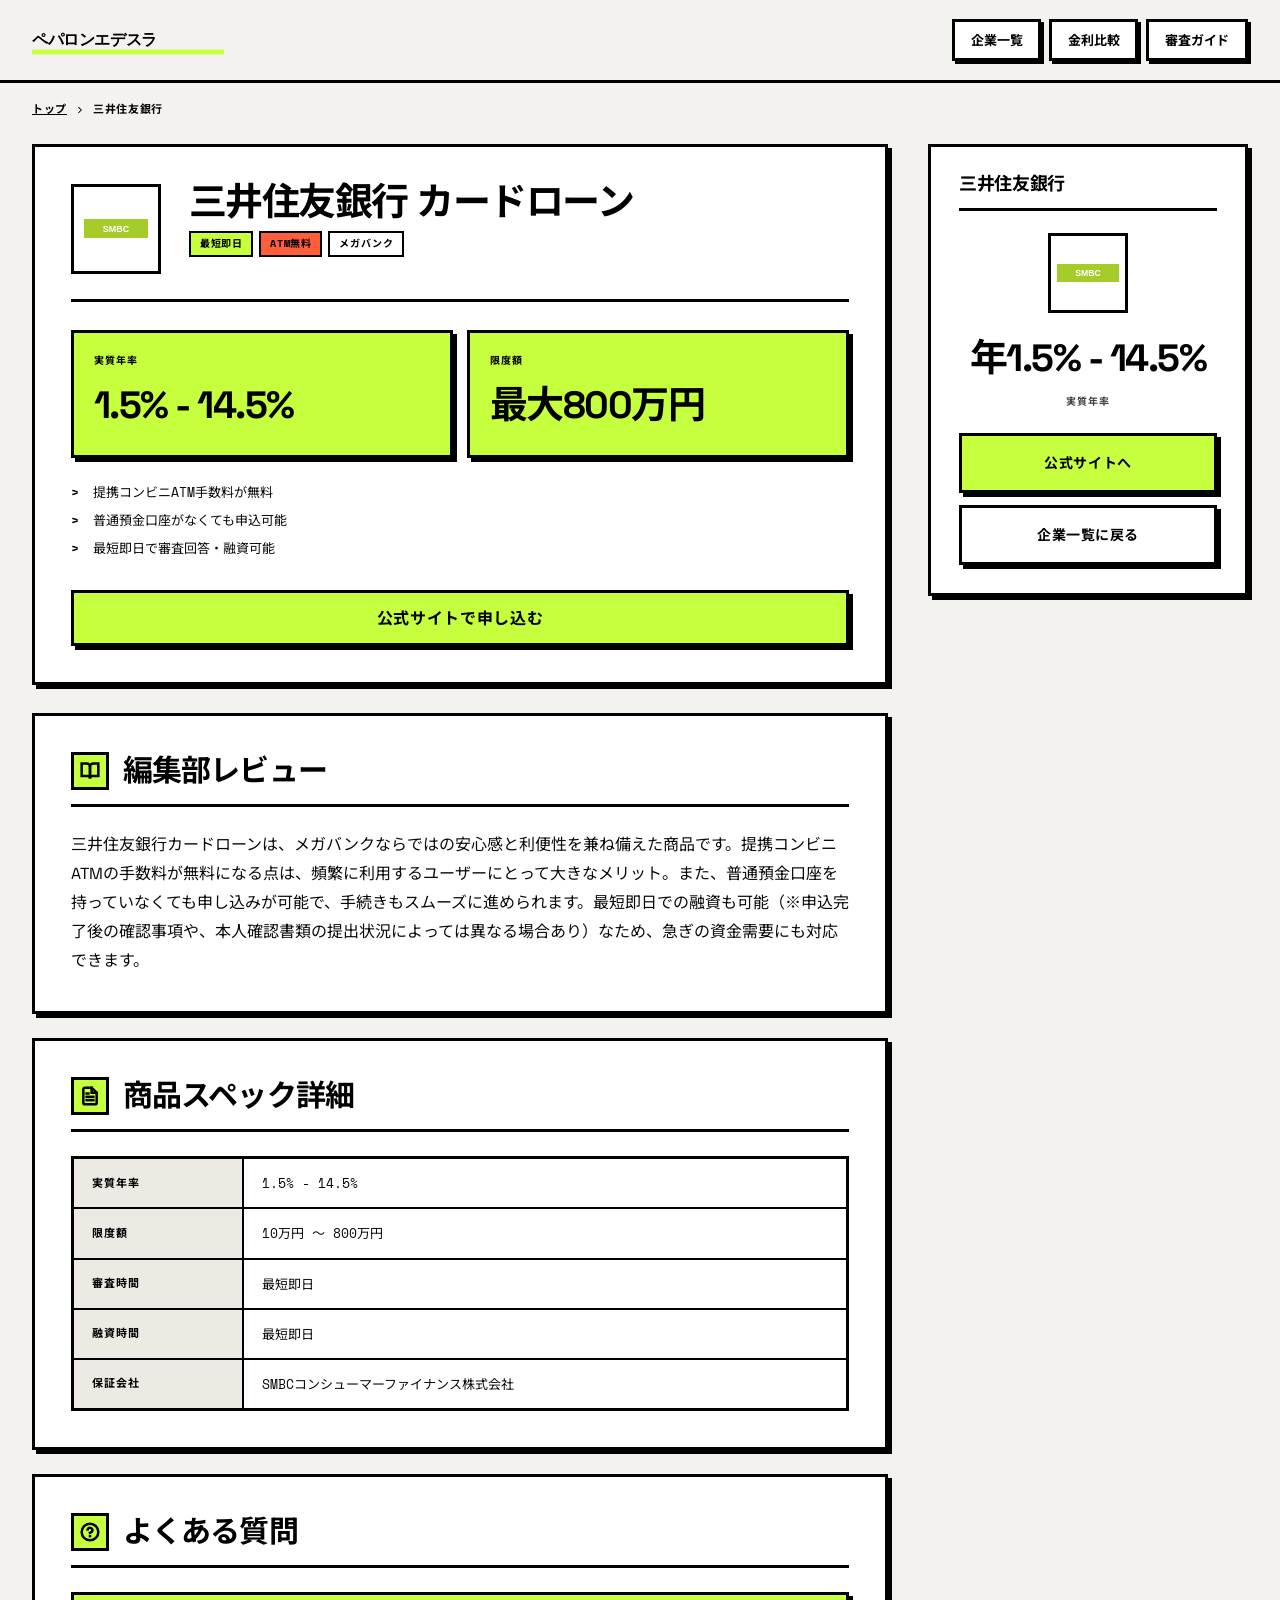
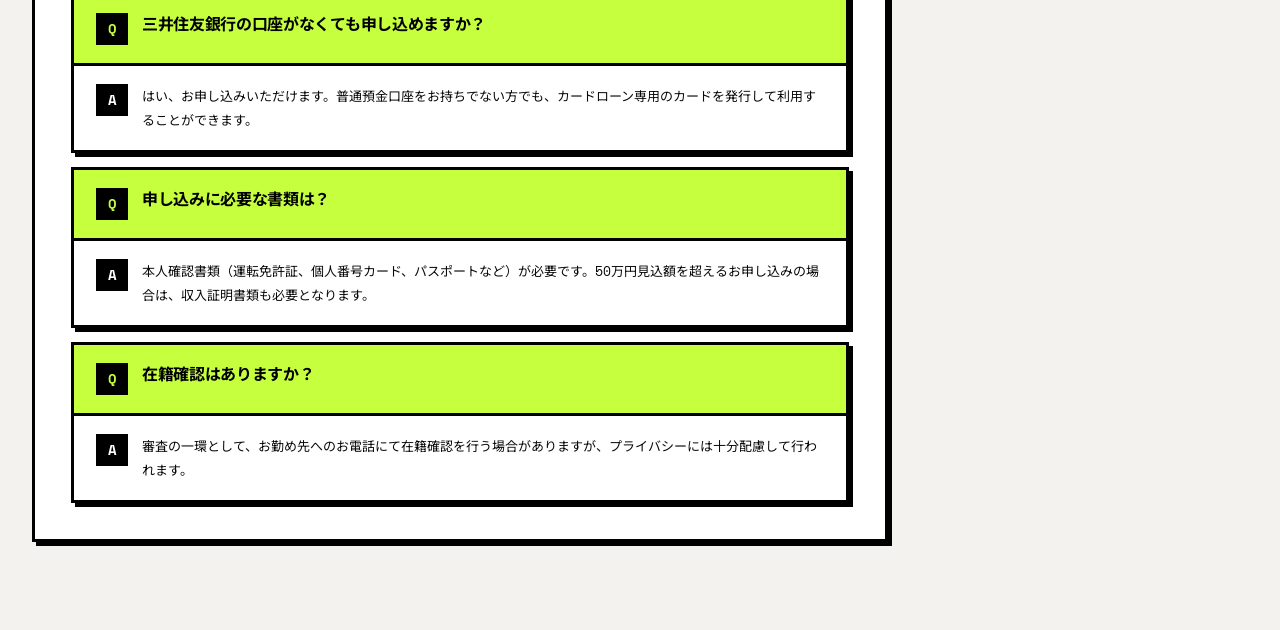
<file: smbc.html>
<!DOCTYPE html>
<html lang="ja">

<head>
    <meta charset="UTF-8">
    <meta name="viewport" content="width=device-width, initial-scale=1.0">
    <link rel="icon" type="image/svg+xml" href="favicon.svg">
    <meta name="description" content="三井住友銀行カードローンを徹底解説。金利・限度額・審査の流れ・申込条件まで、ペパロンエデスラがわかりやすくまとめています。">
    <title>三井住友銀行カードローン 詳細 | ペパロンエデスラ</title>
    
    <!-- OGP -->
    <meta property="og:title" content="三井住友銀行カードローン 詳細 | ペパロンエデスラ">
    <meta property="og:type" content="website">
    <meta property="og:site_name" content="ペパロンエデスラ">
    <meta property="og:locale" content="ja_JP">
    <meta property="og:description" content="三井住友銀行カードローンを徹底解説。金利・限度額・審査の流れ・申込条件まで、ペパロンエデスラがわかりやすくまとめています。">
    <link rel="preconnect" href="https://fonts.googleapis.com">
    <link rel="preconnect" href="https://fonts.gstatic.com" crossorigin>
    <link
        href="https://fonts.googleapis.com/css2?family=Manrope:wght@400;600;700;800&family=Inter:wght@400;500;600;700&family=Noto+Sans+JP:wght@400;500;700&display=swap"
        rel="stylesheet">
    <link rel="stylesheet" href="style.css">
</head>

<body>

    <header class="site-header">
        <div class="container header-inner">
            <a href="index.html" class="logo">
                <img src="images/logo-full.svg" alt="ペパロンエデスラ" class="logo-full">
            </a>
            <button class="mobile-menu-btn" aria-label="Menu" aria-expanded="false">
                <span></span>
                <span></span>
                <span></span>
            </button>
            <nav class="nav-links">
                <a href="index.html#ranking" class="nav-link">企業一覧</a>
                <a href="compare.html" class="nav-link">金利比較</a>
                <a href="guide.html" class="nav-link">審査ガイド</a>
            </nav>
        </div>
    </header>

    <div class="container">
        <nav class="breadcrumb">
            <a href="index.html">トップ</a>
            <svg class="icon" xmlns="http://www.w3.org/2000/svg" viewBox="0 0 24 24">
                <polyline points="9 18 15 12 9 6"></polyline>
            </svg>
            三井住友銀行
        </nav>
    </div>

    <section class="container layout-grid">

        <!-- Main Content -->
        <main class="main-content">

            <!-- Detail Hero -->
            <div class="card detail-hero">
                <div class="detail-header">
                    <img src="images/logo-smbc.svg" alt="SMBC" class="brand-logo-lg">
                    <div>
                        <h1 class="page-title">三井住友銀行 カードローン</h1>
                        <div class="badge-group">
                            <span class="badge badge-blue">最短即日</span>
                            <span class="badge badge-cyan">ATM無料</span>
                            <span class="badge badge-gray">メガバンク</span>
                        </div>
                    </div>
                </div>

                <div class="detail-grid-top">
                    <div class="rate-large">
                        <span class="label">実質年率</span>
                        <div class="value">1.5% - 14.5%</div>
                    </div>
                    <div class="limit-large">
                        <span class="label">限度額</span>
                        <div class="value">最大800万円</div>
                    </div>
                </div>

                <ul class="feature-list" style="margin-top:24px;">
                    <li><svg class="icon" xmlns="http://www.w3.org/2000/svg" viewBox="0 0 24 24">
                            <polyline points="20 6 9 17 4 12"></polyline>
                        </svg> 提携コンビニATM手数料が無料</li>
                    <li><svg class="icon" xmlns="http://www.w3.org/2000/svg" viewBox="0 0 24 24">
                            <polyline points="20 6 9 17 4 12"></polyline>
                        </svg> 普通預金口座がなくても申込可能</li>
                    <li><svg class="icon" xmlns="http://www.w3.org/2000/svg" viewBox="0 0 24 24">
                            <polyline points="20 6 9 17 4 12"></polyline>
                        </svg> 最短即日で審査回答・融資可能</li>
                </ul>

                <div style="margin-top:32px;">
                    <a href="https://www.smbc.co.jp/kojin/cardloan/lp/D/200/" class="btn btn-primary full-width" style="height:56px; font-size:16px;" target="_blank" rel="noopener noreferrer" referrerpolicy="no-referrer">公式サイトで申し込む</a>
                </div>
            </div>

            <!-- Review Section -->
            <div class="content-section">
                <h2 class="section-title">
                    <span class="section-title-icon"><svg class="icon" xmlns="http://www.w3.org/2000/svg"
                            viewBox="0 0 24 24">
                            <path d="M2 3h6a4 4 0 0 1 4 4v14a3 3 0 0 0-3-3H2z"></path>
                            <path d="M22 3h-6a4 4 0 0 0-4 4v14a3 3 0 0 1 3-3h7z"></path>
                        </svg></span>
                    編集部レビュー
                </h2>
                <p style="line-height:1.8; color:var(--ft-text-main);">
                    三井住友銀行カードローンは、メガバンクならではの安心感と利便性を兼ね備えた商品です。提携コンビニATMの手数料が無料になる点は、頻繁に利用するユーザーにとって大きなメリット。また、普通預金口座を持っていなくても申し込みが可能で、手続きもスムーズに進められます。最短即日での融資も可能（※申込完了後の確認事項や、本人確認書類の提出状況によっては異なる場合あり）なため、急ぎの資金需要にも対応できます。
                </p>
            </div>

            <!-- Spec Table -->
            <div class="content-section">
                <h2 class="section-title">
                    <span class="section-title-icon"><svg class="icon" xmlns="http://www.w3.org/2000/svg"
                            viewBox="0 0 24 24">
                            <path d="M14 2H6a2 2 0 0 0-2 2v16a2 2 0 0 0 2 2h12a2 2 0 0 0 2-2V8z"></path>
                            <polyline points="14 2 14 8 20 8"></polyline>
                            <line x1="16" y1="13" x2="8" y2="13"></line>
                            <line x1="16" y1="17" x2="8" y2="17"></line>
                            <polyline points="10 9 9 9 8 9"></polyline>
                        </svg></span>
                    商品スペック詳細
                </h2>
                <div class="spec-table">
                    <div class="spec-row">
                        <div class="spec-label">実質年率</div>
                        <div class="spec-value">1.5% - 14.5%</div>
                    </div>
                    <div class="spec-row">
                        <div class="spec-label">限度額</div>
                        <div class="spec-value">10万円 〜 800万円</div>
                    </div>
                    <div class="spec-row">
                        <div class="spec-label">審査時間</div>
                        <div class="spec-value">最短即日</div>
                    </div>
                    <div class="spec-row">
                        <div class="spec-label">融資時間</div>
                        <div class="spec-value">最短即日</div>
                    </div>
                    <div class="spec-row">
                        <div class="spec-label">保証会社</div>
                        <div class="spec-value">SMBCコンシューマーファイナンス株式会社</div>
                    </div>
                </div>
            </div>

            <!-- FAQ -->
            <div class="content-section mb-0">
                <h2 class="section-title">
                    <span class="section-title-icon"><svg class="icon" xmlns="http://www.w3.org/2000/svg"
                            viewBox="0 0 24 24">
                            <circle cx="12" cy="12" r="10"></circle>
                            <path d="M9.09 9a3 3 0 0 1 5.83 1c0 2-3 3-3 3"></path>
                            <line x1="12" y1="17" x2="12.01" y2="17"></line>
                        </svg></span>
                    よくある質問
                </h2>
                <div class="faq-list">
                    <div class="faq-item">
                        <div class="faq-question">
                            <div class="faq-q-mark">Q</div>
                            三井住友銀行の口座がなくても申し込めますか？
                        </div>
                        <div class="faq-answer">
                            <div class="faq-a-mark">A</div>
                            <div>
                                はい、お申し込みいただけます。普通預金口座をお持ちでない方でも、カードローン専用のカードを発行して利用することができます。
                            </div>
                        </div>
                    </div>
                    <div class="faq-item">
                        <div class="faq-question">
                            <div class="faq-q-mark">Q</div>
                            申し込みに必要な書類は？
                        </div>
                        <div class="faq-answer">
                            <div class="faq-a-mark">A</div>
                            <div>
                                本人確認書類（運転免許証、個人番号カード、パスポートなど）が必要です。50万円見込額を超えるお申し込みの場合は、収入証明書類も必要となります。
                            </div>
                        </div>
                    </div>
                    <div class="faq-item">
                        <div class="faq-question">
                            <div class="faq-q-mark">Q</div>
                            在籍確認はありますか？
                        </div>
                        <div class="faq-answer">
                            <div class="faq-a-mark">A</div>
                            <div>
                                審査の一環として、お勤め先へのお電話にて在籍確認を行う場合がありますが、プライバシーには十分配慮して行われます。
                            </div>
                        </div>
                    </div>
                </div>
            </div>

        </main>

        <!-- Sidebar -->
        <aside class="article-sidebar">
            <div class="sidebar-card">
                <h3 class="sidebar-title">三井住友銀行</h3>
                <div class="sidebar-cta">
                    <img src="images/logo-smbc.svg" alt="SMBC" class="brand-logo-img">
                    <div class="rate">年1.5% - 14.5%</div>
                    <div class="rate-label">実質年率</div>
                    <a href="https://www.smbc.co.jp/kojin/cardloan/lp/D/200/" class="btn btn-primary full-width" style="margin-bottom: 12px;" target="_blank" rel="noopener noreferrer" referrerpolicy="no-referrer">公式サイトへ</a>
                    <a href="index.html" class="btn btn-secondary full-width">企業一覧に戻る</a>
                </div>
            </div>
        </aside>

    </section>
    <script src="js/main.js"></script>
</body>

</html>
</file>
<file: style.css>
/* ============================================================
   04 BRUTALIST — Raw, Off-grid, Lime Accent
   Space Mono × Space Grotesk
   ============================================================ */
@import url('https://fonts.googleapis.com/css2?family=Space+Mono:wght@400;700&family=Space+Grotesk:wght@400;500;600;700&family=Noto+Sans+JP:wght@400;500;700&display=swap');

:root{
  --p:#C5FF3D; --p2:#A4DD18; --s:#FF5E3A;
  --black:#000; --text:#0A0A0A; --muted:#444; --dim:#888; --bd:#000;
  --bg:#F4F2EE; --bg2:#EDEAE4; --w:#fff; --dark:#000;
  --shadow:4px 4px 0 #000;
  --shadow-lg:8px 8px 0 #000;
  --r:0;
  --fh:'Space Grotesk','Noto Sans JP',sans-serif;
  --fb:'Space Mono','Noto Sans JP',monospace;
  --fbody:'Space Grotesk','Noto Sans JP',sans-serif;
}
*,*::before,*::after{box-sizing:border-box;margin:0;padding:0}
body{font-family:var(--fbody);color:var(--text);background:var(--bg);line-height:1.55;-webkit-font-smoothing:antialiased;overflow-x:hidden}
h1,h2,h3,h4,h5{font-family:var(--fh);color:var(--black);letter-spacing:-.02em;line-height:1.05;font-weight:700;text-transform:uppercase}
ul{list-style:none}a{color:inherit;text-decoration:none;transition:.1s}
button{font-family:inherit;cursor:pointer;border:none;background:none}
img{max-width:100%;display:block}
.container{width:100%;max-width:1280px;margin:0 auto;padding:0 20px}
@media(min-width:768px){.container{padding:0 32px}}

.icon{width:1.25em;height:1.25em;display:inline-block;vertical-align:middle;fill:none;stroke:currentColor;stroke-width:2.5;stroke-linecap:square;stroke-linejoin:miter;margin-right:6px}

/* BUTTONS */
.btn{display:inline-flex;align-items:center;justify-content:center;gap:8px;padding:14px 24px;font-size:13px;font-weight:700;border-radius:0;transition:.1s;letter-spacing:.04em;text-transform:uppercase;font-family:var(--fb);border:3px solid var(--black);box-shadow:var(--shadow)}
@media(min-width:768px){.btn{padding:16px 28px;font-size:14px}}
.btn:active{transform:translate(2px,2px);box-shadow:2px 2px 0 #000}
.btn-primary{background:var(--p);color:var(--black)}
.btn-primary:hover{background:var(--p2);transform:translate(-2px,-2px);box-shadow:6px 6px 0 #000}
.btn-secondary{background:#fff;color:var(--black)}
.btn-secondary:hover{background:var(--p);transform:translate(-2px,-2px);box-shadow:6px 6px 0 #000}

/* BADGES */
.badge{display:inline-flex;align-items:center;padding:3px 9px;font-size:10px;font-weight:700;border-radius:0;text-transform:uppercase;letter-spacing:.06em;border:2px solid var(--black);background:#fff;font-family:var(--fb)}
.badge-blue{background:var(--p);color:var(--black)}
.badge-cyan{background:var(--s);color:var(--black)}
.badge-gray{background:#fff;color:var(--black)}

/* HEADER */
.site-header{background:var(--bg);border-bottom:3px solid var(--black);position:sticky;top:0;z-index:1000}
.header-inner{height:68px;display:flex;align-items:center;justify-content:space-between}
@media(min-width:768px){.header-inner{height:80px}}
.logo{display:flex;align-items:center;gap:10px;font-family:var(--fb);font-size:18px;font-weight:700;color:var(--black);z-index:1002;position:relative;text-transform:uppercase;letter-spacing:-.02em}
.logo-mark{width:38px;height:38px;background:var(--p);border:3px solid var(--black);border-radius:0;display:flex;align-items:center;justify-content:center;color:var(--black)}
.logo-mark svg,.logo-mark img{width:18px;height:18px}
.logo-full{height:32px;width:auto;display:block}
.icon-img{width:24px;height:24px;vertical-align:middle;margin-right:8px}
.mobile-menu-btn{display:flex;width:42px;height:42px;padding:8px;flex-direction:column;justify-content:center;align-items:center;gap:5px;background:#fff;z-index:1002;position:relative;border:3px solid var(--black);box-shadow:var(--shadow)}
.mobile-menu-btn span{width:20px;height:3px;background:var(--black);transition:.2s}
.mobile-menu-btn.active span:nth-child(1){transform:translateY(8px) rotate(45deg)}
.mobile-menu-btn.active span:nth-child(2){opacity:0}
.mobile-menu-btn.active span:nth-child(3){transform:translateY(-8px) rotate(-45deg)}
@media(min-width:1024px){.mobile-menu-btn{display:none}}
.nav-links{position:fixed;top:0;right:-100%;width:100%;height:100vh;background:var(--bg);display:flex;flex-direction:column;align-items:center;justify-content:center;gap:24px;transition:right .3s;z-index:1001;padding:24px}
.nav-links.active{right:0}
.nav-link{font-family:var(--fb);font-size:24px;font-weight:700;color:var(--black);text-transform:uppercase;letter-spacing:-.02em;border:3px solid var(--black);padding:10px 24px;background:#fff;box-shadow:var(--shadow)}
@media(min-width:1024px){.nav-links{position:static;width:auto;height:auto;background:none;flex-direction:row;gap:8px;padding:0;align-items:center}.nav-link{font-size:13px;padding:8px 16px;box-shadow:3px 3px 0 #000}}
.nav-link:hover{background:var(--p);transform:translate(-1px,-1px);box-shadow:4px 4px 0 #000}

/* HERO */
.hero{position:relative;background:var(--bg);padding:48px 0 64px;overflow:hidden;color:var(--black);border-bottom:3px solid var(--black)}
.hero::before{content:"//";position:absolute;top:24px;left:24px;font-family:var(--fb);font-size:80px;font-weight:700;color:var(--p);line-height:1;z-index:0;opacity:.5}
@media(min-width:768px){.hero{padding:80px 0 100px}.hero::before{font-size:200px;top:40px;left:40px}}
.hero-grid{display:grid;gap:48px;position:relative;z-index:2}
@media(min-width:1024px){.hero-grid{grid-template-columns:1.2fr .8fr;align-items:center}}
.hero-label{display:inline-flex;align-items:center;gap:8px;padding:6px 14px;background:var(--p);border:3px solid var(--black);border-radius:0;font-size:11px;font-weight:700;margin-bottom:28px;text-transform:uppercase;letter-spacing:.08em;color:var(--black);font-family:var(--fb);box-shadow:var(--shadow)}
.hero-title{font-family:var(--fh);font-size:48px;line-height:.95;font-weight:700;margin-bottom:28px;color:var(--black);letter-spacing:-.04em;text-transform:uppercase}
@media(min-width:768px){.hero-title{font-size:96px}}
.hero-title span{display:inline-block;background:var(--p);color:var(--black);padding:0 12px;border:3px solid var(--black);box-shadow:var(--shadow);transform:rotate(-1deg);margin-top:8px}
.hero-desc{font-size:16px;color:var(--text);line-height:1.6;margin-bottom:36px;max-width:540px;font-family:var(--fb)}
@media(min-width:768px){.hero-desc{font-size:17px}}
.hero-stats{display:grid;grid-template-columns:repeat(3,1fr);gap:14px;border-top:none;padding-top:0}
.stat-item{display:flex;flex-direction:column;gap:4px;background:#fff;border:3px solid var(--black);padding:14px;box-shadow:var(--shadow)}
.stat-val{font-family:var(--fh);font-size:26px;font-weight:700;color:var(--black);letter-spacing:-.03em}
@media(min-width:768px){.stat-val{font-size:34px}}
.stat-label{font-family:var(--fb);font-size:10px;color:var(--muted);text-transform:uppercase;letter-spacing:.08em;font-weight:700}

/* SEARCH CARD */
.search-card{background:#fff;border:3px solid var(--black);border-radius:0;padding:28px;color:var(--black);box-shadow:var(--shadow-lg)}
.search-title{display:flex;align-items:center;gap:10px;font-family:var(--fh);font-size:22px;font-weight:700;margin-bottom:24px;color:var(--black);border-bottom:3px solid var(--black);padding-bottom:16px;text-transform:uppercase;letter-spacing:-.03em}
.search-form{display:grid;gap:16px}
@media(min-width:768px){.search-form{grid-template-columns:1fr 1fr;align-items:end}.search-form .btn{grid-column:span 2}}
.form-group label{display:block;font-family:var(--fb);font-size:11px;font-weight:700;margin-bottom:8px;color:var(--black);text-transform:uppercase;letter-spacing:.08em}
.form-select{width:100%;padding:12px;border:3px solid var(--black);border-radius:0;background:#fff;font-size:14px;color:var(--black);appearance:none;background-image:url("data:image/svg+xml,%3Csvg xmlns='http://www.w3.org/2000/svg' width='24' height='24' viewBox='0 0 24 24' fill='none' stroke='black' stroke-width='3' stroke-linecap='square'%3E%3Cpolyline points='6 9 12 15 18 9'/%3E%3C/svg%3E");background-repeat:no-repeat;background-position:right 12px center;background-size:14px;font-family:var(--fb)}
.form-select:focus{outline:none;background:var(--p)}

/* RANKING */
.section-ranking{padding:64px 0;background:var(--bg)}
.ranking-header{text-align:left;margin-bottom:48px;padding-bottom:24px;border-bottom:3px solid var(--black)}
.ranking-title{font-family:var(--fh);font-size:36px;font-weight:700;margin-bottom:0;letter-spacing:-.04em;text-transform:uppercase;color:var(--black);line-height:1}
@media(min-width:768px){.ranking-title{font-size:64px}}
.ranking-list{display:grid;gap:24px}

.card-ranking{background:#fff;border:3px solid var(--black);border-radius:0;display:grid;grid-template-columns:1fr;overflow:hidden;position:relative;transition:.15s ease;box-shadow:var(--shadow)}
@media(min-width:1024px){.card-ranking{grid-template-columns:280px 1fr 240px}}
.card-ranking:hover{transform:translate(-3px,-3px);box-shadow:8px 8px 0 var(--p),11px 11px 0 var(--black)}
.card-ranking::before{display:none}
.rank-badge{position:absolute;top:-3px;left:-3px;background:var(--p);color:var(--black);font-family:var(--fb);font-weight:700;padding:8px 16px;font-size:14px;border:3px solid var(--black);border-radius:0;z-index:10;box-shadow:none;text-transform:uppercase;letter-spacing:.05em}
.rank-1 .rank-badge{background:var(--p)}
.rank-2 .rank-badge{background:#fff}
.rank-3 .rank-badge{background:var(--s)}

.card-col-brand{padding:40px 24px;background:#fff;display:flex;flex-direction:column;align-items:center;justify-content:center;border-bottom:3px solid var(--black);text-align:center}
@media(min-width:1024px){.card-col-brand{border-bottom:none;border-right:3px solid var(--black)}}
.brand-logo{width:72px;height:72px;border-radius:0;margin-bottom:14px;border:3px solid var(--black);background:#fff;padding:6px}
.brand-logo-img{width:72px;height:72px;object-fit:contain;border-radius:0;margin-bottom:14px;background:#fff;padding:6px;border:3px solid var(--black)}
@media(min-width:768px){.brand-logo,.brand-logo-img{width:84px;height:84px}}
.brand-name{font-family:var(--fh);font-size:18px;font-weight:700;color:var(--black);text-transform:uppercase;letter-spacing:-.02em}
.card-col-details{padding:28px}
.rate-group{display:flex;flex-direction:column;align-items:flex-start;gap:8px;margin-bottom:22px}
@media(min-width:768px){.rate-group{flex-direction:row;align-items:baseline;gap:14px}}
.rate-label{font-family:var(--fb);font-size:10px;font-weight:700;color:var(--black);background:var(--p);padding:4px 8px;border:2px solid var(--black);border-radius:0;text-transform:uppercase;letter-spacing:.08em}
.rate-value{font-family:var(--fh);font-size:38px;font-weight:700;color:var(--black);letter-spacing:-.04em}
@media(min-width:768px){.rate-value{font-size:48px}}
.badge-group{display:flex;flex-wrap:wrap;gap:6px;margin-bottom:18px}
.feature-list li{position:relative;padding-left:22px;margin-bottom:8px;font-size:13px;color:var(--text);font-family:var(--fb);font-weight:400}
.feature-list li::before{content:">";position:absolute;left:0;top:0;color:var(--black);font-weight:700}
.feature-list li .icon{display:none}
.card-col-action{padding:28px;background:var(--bg2);display:flex;flex-direction:column;justify-content:center;gap:14px;border-top:3px solid var(--black)}
@media(min-width:1024px){.card-col-action{border-top:none;border-left:3px solid var(--black)}}
.review-stars{display:flex;justify-content:center;align-items:center;gap:3px;color:var(--black);margin-bottom:6px}
.review-stars .icon{width:14px;height:14px;fill:currentColor;margin:0}

/* BREADCRUMB */
.breadcrumb{padding:18px 0;font-family:var(--fb);font-size:11px;color:var(--text);overflow-x:auto;white-space:nowrap;display:flex;align-items:center;text-transform:uppercase;letter-spacing:.06em;font-weight:700}
.breadcrumb a{color:var(--black);text-decoration:underline}
.breadcrumb a:hover{background:var(--p)}
.breadcrumb .icon{width:10px;height:10px;margin:0 8px}

/* ARTICLE HERO */
.article-hero{background:var(--p);padding:48px 0;color:var(--black);position:relative;overflow:hidden;border-bottom:3px solid var(--black)}
@media(min-width:768px){.article-hero{padding:72px 0}}
.article-hero::before{content:"";position:absolute;inset:0;background:repeating-linear-gradient(45deg,transparent,transparent 30px,rgba(0,0,0,.04) 30px,rgba(0,0,0,.04) 32px);pointer-events:none}
.article-hero-inner{display:grid;gap:24px;align-items:center;position:relative;z-index:2}
@media(min-width:768px){.article-hero-inner{gap:40px;grid-template-columns:auto 1fr}}
.article-hero-logo{width:100px;height:100px;background:#fff;border-radius:0;padding:12px;margin:0 auto;display:flex;align-items:center;justify-content:center;border:3px solid var(--black);box-shadow:var(--shadow-lg)}
@media(min-width:768px){.article-hero-logo{width:140px;height:140px;padding:18px;margin:0}}
.article-hero-logo img{width:100%;height:100%;object-fit:contain}
.article-hero-content{text-align:center}
@media(min-width:768px){.article-hero-content{text-align:left}}
.article-hero-content h1{font-family:var(--fh);font-size:34px;color:var(--black);margin-bottom:14px;font-weight:700;letter-spacing:-.04em;text-transform:uppercase;line-height:1}
@media(min-width:768px){.article-hero-content h1{font-size:54px}}
.article-hero-content .subtitle{font-family:var(--fb);font-size:12px;color:var(--black);margin-bottom:18px;text-transform:uppercase;letter-spacing:.1em;font-weight:700;background:#fff;display:inline-block;padding:4px 10px;border:2px solid var(--black)}
.article-hero-badges{display:flex;flex-wrap:wrap;gap:8px;justify-content:center}
@media(min-width:768px){.article-hero-badges{justify-content:flex-start}}

/* QUICK INFO */
.quick-info{background:#fff;border-radius:0;border:3px solid var(--black);margin-top:0;position:relative;z-index:10;box-shadow:var(--shadow-lg)}
.quick-info-grid{display:grid;grid-template-columns:repeat(2,1fr);gap:0}
@media(min-width:768px){.quick-info-grid{grid-template-columns:repeat(4,1fr)}}
.quick-info-item{background:#fff;padding:20px 16px;text-align:center;border-right:3px solid var(--black);border-bottom:3px solid var(--black)}
.quick-info-item:nth-child(2n){border-right:none}
@media(min-width:768px){.quick-info-item{border-bottom:none}.quick-info-item:nth-child(2n){border-right:3px solid var(--black)}.quick-info-item:last-child{border-right:none}}
.quick-info-label{font-family:var(--fb);font-size:10px;color:var(--muted);font-weight:700;text-transform:uppercase;margin-bottom:8px;letter-spacing:.1em}
.quick-info-value{font-family:var(--fh);font-size:26px;font-weight:700;color:var(--black);letter-spacing:-.03em}
@media(min-width:768px){.quick-info-value{font-size:32px}}
.quick-info-value.small{font-size:18px}

/* ARTICLE CONTENT */
.article-content{padding:48px 0;background:var(--bg)}
@media(min-width:768px){.article-content{padding:64px 0}}
.article-grid{display:grid;gap:32px}
@media(min-width:1024px){.article-grid{gap:40px;grid-template-columns:1fr 320px}}
.article-main{min-width:0}
.content-section{background:#fff;border-radius:0;padding:28px;margin-bottom:24px;border:3px solid var(--black);box-shadow:var(--shadow)}
@media(min-width:768px){.content-section{padding:36px}}
.section-title{font-family:var(--fh);font-size:24px;font-weight:700;margin-bottom:24px;padding-bottom:14px;border-bottom:3px solid var(--black);display:flex;align-items:center;gap:14px;color:var(--black);text-transform:uppercase;letter-spacing:-.03em;line-height:1}
@media(min-width:768px){.section-title{font-size:30px}}
.section-title-icon{width:38px;height:38px;background:var(--p);border:3px solid var(--black);border-radius:0;display:flex;align-items:center;justify-content:center;color:var(--black);flex-shrink:0}
.section-title-icon .icon{width:20px;height:20px;margin:0;stroke-width:3}

/* POINT CARDS */
.point-cards{display:grid;gap:24px}
@media(min-width:768px){.point-cards{grid-template-columns:repeat(3,1fr)}}
.point-card{background:#fff;border-radius:0;padding:28px 22px;text-align:left;border:3px solid var(--black);transition:.15s;position:relative;margin-top:24px;box-shadow:var(--shadow)}
.point-card:hover{transform:translate(-2px,-2px);box-shadow:6px 6px 0 var(--p),9px 9px 0 var(--black)}
.point-number{width:48px;height:48px;background:var(--p);border:3px solid var(--black);border-radius:0;display:flex;align-items:center;justify-content:center;color:var(--black);font-weight:700;position:absolute;top:-24px;left:20px;transform:none;font-family:var(--fh);font-size:18px;box-shadow:var(--shadow)}
.point-card h4{font-family:var(--fh);font-size:18px;margin:14px 0 12px;color:var(--black);text-transform:uppercase;letter-spacing:-.02em}
.point-card p{font-family:var(--fb);font-size:13px;color:var(--text);line-height:1.7}

/* STEP FLOW */
.step-flow{display:grid;gap:18px}
.step-item{display:grid;grid-template-columns:50px 1fr;gap:16px;align-items:flex-start;background:#fff;border:3px solid var(--black);padding:20px;box-shadow:var(--shadow)}
@media(min-width:768px){.step-item{grid-template-columns:64px 1fr;gap:20px;padding:24px}}
.step-number{width:50px;height:50px;background:var(--p);border:3px solid var(--black);border-radius:0;display:flex;align-items:center;justify-content:center;color:var(--black);font-weight:700;font-size:20px;position:relative;font-family:var(--fh)}
@media(min-width:768px){.step-number{width:64px;height:64px;font-size:26px}}
.step-item:not(:last-child) .step-number::after{display:none}
.step-content h4{font-family:var(--fh);font-size:18px;margin-bottom:8px;color:var(--black);text-transform:uppercase;letter-spacing:-.02em}
@media(min-width:768px){.step-content h4{font-size:20px}}
.step-content p{font-family:var(--fb);font-size:13px;color:var(--text);line-height:1.7}
.step-time{display:inline-flex;align-items:center;gap:6px;background:var(--black);color:var(--p);padding:5px 12px;border-radius:0;font-family:var(--fb);font-size:10px;font-weight:700;margin-top:10px;text-transform:uppercase;letter-spacing:.1em}

/* TABLES */
.table-scroll-wrapper{overflow-x:auto;-webkit-overflow-scrolling:touch;width:100%;margin-bottom:18px;border-radius:0;border:3px solid var(--black);box-shadow:var(--shadow)}
.info-table,.comparison-table{width:100%;border-collapse:collapse;min-width:500px;background:#fff}
.info-table th,.info-table td,.comparison-table th,.comparison-table td{padding:14px 18px;text-align:left;border-bottom:2px solid var(--black);font-size:14px;color:var(--text);font-family:var(--fb)}
.info-table th{background:var(--p);font-weight:700;color:var(--black);width:160px;text-transform:uppercase;font-size:11px;letter-spacing:.06em;border-right:2px solid var(--black)}
.comparison-table th{background:var(--black);color:var(--p);font-weight:700;text-align:center;text-transform:uppercase;font-size:11px;letter-spacing:.06em}
.comparison-table td{text-align:center}
.comparison-table tr:nth-child(even){background:var(--bg2)}
.comparison-table .highlight{background:var(--p);color:var(--black);font-weight:700}

/* CAUTION */
.caution-box{background:var(--s);border:3px solid var(--black);border-radius:0;padding:22px 24px;margin-top:24px;box-shadow:var(--shadow);color:var(--black)}
.caution-box h5{color:var(--black);font-family:var(--fh);font-size:16px;margin-bottom:12px;display:flex;align-items:center;gap:10px;font-weight:700;text-transform:uppercase;letter-spacing:-.02em}
.caution-box ul{padding:0}
.caution-box li{font-family:var(--fb);font-size:13px;color:var(--black);margin-bottom:8px;line-height:1.7;display:flex;gap:8px;font-weight:700}
.caution-box li::before{content:"!";color:var(--black);font-weight:700;font-size:16px}

/* MERIT/DEMERIT */
.merit-list,.demerit-list{display:grid;gap:12px}
.merit-item,.demerit-item{display:flex;align-items:flex-start;gap:14px;padding:16px 18px;border-radius:0;border:3px solid var(--black);box-shadow:var(--shadow)}
.merit-item{background:var(--p)}
.demerit-item{background:var(--s)}
.merit-icon,.demerit-icon{width:28px;height:28px;border-radius:0;display:flex;align-items:center;justify-content:center;flex-shrink:0;border:2px solid var(--black);background:#fff}
.merit-icon{color:var(--black)}
.demerit-icon{color:var(--black)}
.merit-icon .icon,.demerit-icon .icon{margin:0;width:14px;height:14px;stroke-width:3}
.merit-text,.demerit-text{font-family:var(--fb);font-size:13px;line-height:1.7;color:var(--black);font-weight:700}

/* FAQ */
.faq-list{display:grid;gap:14px}
.faq-item{border:3px solid var(--black);border-radius:0;overflow:hidden;background:#fff;box-shadow:var(--shadow)}
.faq-question{background:var(--p);padding:18px 22px;font-family:var(--fh);font-weight:700;display:flex;align-items:flex-start;gap:14px;color:var(--black);font-size:16px;text-transform:uppercase;letter-spacing:-.02em;border-bottom:3px solid var(--black)}
.faq-q-mark{width:32px;height:32px;background:var(--black);color:var(--p);border:none;border-radius:0;display:flex;align-items:center;justify-content:center;font-weight:700;font-size:14px;flex-shrink:0;font-family:var(--fb)}
.faq-answer{padding:18px 22px;font-family:var(--fb);font-size:13px;line-height:1.85;color:var(--text);display:flex;gap:14px;background:#fff}
.faq-a-mark{width:32px;height:32px;background:var(--black);color:#fff;border-radius:0;display:flex;align-items:center;justify-content:center;font-weight:700;font-size:14px;flex-shrink:0;font-family:var(--fb)}

/* SIDEBAR */
.article-sidebar{display:none}
@media(min-width:1024px){.article-sidebar{display:block}}
.sidebar-card{background:#fff;border-radius:0;padding:28px;margin-bottom:24px;border:3px solid var(--black);box-shadow:var(--shadow);position:sticky;top:104px}
.sidebar-title{font-family:var(--fh);font-size:18px;font-weight:700;margin-bottom:22px;padding-bottom:14px;border-bottom:3px solid var(--black);text-transform:uppercase;letter-spacing:-.02em}
.sidebar-cta{text-align:center}
.sidebar-cta .brand-logo-img{width:80px;height:80px;margin:0 auto 16px}
.sidebar-cta .rate{font-family:var(--fh);font-size:38px;font-weight:700;color:var(--black);margin-bottom:6px;letter-spacing:-.04em}
.sidebar-cta .rate-label{font-family:var(--fb);font-size:10px;color:var(--muted);margin-bottom:24px;text-transform:uppercase;letter-spacing:.1em;border:none;background:transparent;padding:0}

/* CONTENT IMAGE */
.content-image{margin:24px 0;border-radius:0;overflow:hidden;border:3px solid var(--black);box-shadow:var(--shadow)}
.content-image img{width:100%;height:auto}
.content-image figcaption{padding:12px 16px;background:var(--black);color:var(--p);font-family:var(--fb);font-size:12px;text-align:center;text-transform:uppercase;letter-spacing:.08em;font-weight:700}

/* BOTTOM CTA */
.bottom-cta{background:var(--p);border-radius:0;padding:36px 24px;text-align:center;color:var(--black);margin-top:42px;border:3px solid var(--black);box-shadow:var(--shadow-lg);position:relative}
.bottom-cta::before{content:"!!!";position:absolute;top:-20px;right:24px;font-family:var(--fb);font-size:48px;font-weight:700;background:var(--s);border:3px solid var(--black);padding:0 12px;color:var(--black);transform:rotate(8deg);box-shadow:var(--shadow)}
@media(min-width:768px){.bottom-cta{padding:56px 40px}.bottom-cta::before{font-size:64px;top:-32px}}
.bottom-cta h3{font-family:var(--fh);font-size:30px;color:var(--black);margin-bottom:16px;text-transform:uppercase;letter-spacing:-.04em;font-weight:700;line-height:1}
@media(min-width:768px){.bottom-cta h3{font-size:42px}}
.bottom-cta p{font-family:var(--fb);font-size:13px;margin-bottom:28px;color:var(--black);font-weight:700}
@media(min-width:768px){.bottom-cta p{font-size:15px}}
.bottom-cta .btn{background:#fff;color:var(--black);padding:18px 44px;font-size:14px;width:100%;border:3px solid var(--black);box-shadow:var(--shadow)}
@media(min-width:768px){.bottom-cta .btn{width:auto}}
.bottom-cta .btn:hover{background:var(--black);color:var(--p);box-shadow:6px 6px 0 #fff,9px 9px 0 #000}

/* DETAIL */
.layout-grid{display:grid;gap:32px;padding-top:8px;padding-bottom:64px}
@media(min-width:1024px){.layout-grid{grid-template-columns:1fr 320px;gap:40px;padding-bottom:88px}}
.main-content{min-width:0}
.card{background:#fff;border-radius:0;border:3px solid var(--black);box-shadow:var(--shadow)}
.detail-hero{padding:28px;margin-bottom:28px;position:relative;overflow:hidden}
.detail-hero::before{display:none}
@media(min-width:768px){.detail-hero{padding:36px}}
.detail-header{display:flex;align-items:center;gap:18px;margin-bottom:28px;padding-bottom:24px;border-bottom:3px solid var(--black)}
@media(min-width:768px){.detail-header{gap:28px}}
.brand-logo-lg{width:72px;height:72px;object-fit:contain;border-radius:0;flex-shrink:0;background:#fff;padding:8px;border:3px solid var(--black)}
@media(min-width:768px){.brand-logo-lg{width:90px;height:90px;padding:10px}}
.page-title{font-family:var(--fh);font-size:28px;font-weight:700;margin-bottom:10px;color:var(--black);letter-spacing:-.04em;text-transform:uppercase;line-height:1}
@media(min-width:768px){.page-title{font-size:38px}}
.detail-grid-top{display:grid;grid-template-columns:1fr 1fr;gap:14px;background:transparent;border-radius:0;padding:0;border:none}
.detail-grid-top > *{padding:20px;background:var(--p);border:3px solid var(--black);box-shadow:var(--shadow)}
.rate-large .label,.limit-large .label{display:block;font-family:var(--fb);font-size:10px;font-weight:700;color:var(--black);text-transform:uppercase;letter-spacing:.1em;margin-bottom:8px}
.rate-large .value,.limit-large .value{font-family:var(--fh);font-size:30px;font-weight:700;color:var(--black);letter-spacing:-.04em}
@media(min-width:768px){.rate-large .value,.limit-large .value{font-size:38px}}
.spec-table{border-radius:0;overflow:hidden;border:3px solid var(--black)}
.spec-row{display:grid;grid-template-columns:120px 1fr;border-bottom:2px solid var(--black)}
.spec-row:last-child{border-bottom:none}
@media(min-width:768px){.spec-row{grid-template-columns:170px 1fr}}
.spec-label{padding:14px 18px;font-family:var(--fb);font-size:11px;font-weight:700;color:var(--black);background:var(--bg2);display:flex;align-items:center;text-transform:uppercase;letter-spacing:.08em;border-right:2px solid var(--black)}
.spec-value{padding:14px 18px;font-family:var(--fb);font-size:13px;color:var(--text);font-weight:400;display:flex;align-items:center}

/* FOOTER */
.site-footer{background:var(--black);color:var(--p);padding:48px 0 28px;margin-top:64px;border-top:3px solid var(--black)}
.footer-grid{display:grid;gap:36px}
@media(min-width:768px){.footer-grid{grid-template-columns:1fr 1fr 1fr}}
.footer-col{text-align:center}
@media(min-width:768px){.footer-col{text-align:left}}
.footer-col .logo{justify-content:center;color:var(--p)}
@media(min-width:768px){.footer-col .logo{justify-content:flex-start}}

/* UTIL */
.full-width{width:100%}.mb-0{margin-bottom:0}
.back-link{display:inline-flex;align-items:center;gap:8px;color:var(--black);font-family:var(--fb);font-size:11px;font-weight:700;margin-bottom:24px;text-transform:uppercase;letter-spacing:.1em;background:var(--p);border:2px solid var(--black);padding:6px 12px;box-shadow:3px 3px 0 #000}
.back-link:hover{transform:translate(-1px,-1px);box-shadow:4px 4px 0 #000}

/* KNOWLEDGE */
.knowledge-section{padding:64px 0 80px;border-top:3px solid var(--black);background:var(--bg)}
.knowledge-header{text-align:left;margin-bottom:36px;padding-bottom:24px;border-bottom:3px solid var(--black)}
.knowledge-title{font-family:var(--fh);font-size:34px;font-weight:700;margin-bottom:0;letter-spacing:-.04em;text-transform:uppercase;line-height:1;color:var(--black)}
@media(min-width:768px){.knowledge-title{font-size:56px}}
.knowledge-filters{display:flex;flex-wrap:wrap;justify-content:flex-start;gap:8px;margin-bottom:36px}
.knowledge-filter-btn{padding:8px 16px;border-radius:0;font-family:var(--fb);font-size:11px;font-weight:700;border:3px solid var(--black);background:#fff;color:var(--black);cursor:pointer;transition:.15s;text-transform:uppercase;letter-spacing:.06em;box-shadow:3px 3px 0 #000}
.knowledge-filter-btn.active,.knowledge-filter-btn:hover{background:var(--p);transform:translate(-1px,-1px);box-shadow:4px 4px 0 #000}
.knowledge-grid{display:grid;grid-template-columns:1fr;gap:24px}
@media(min-width:640px){.knowledge-grid{grid-template-columns:repeat(2,1fr)}}
@media(min-width:1024px){.knowledge-grid{grid-template-columns:repeat(3,1fr)}}
.knowledge-card{background:#fff;border-radius:0;overflow:hidden;border:3px solid var(--black);box-shadow:var(--shadow);transition:.15s;display:block}
.knowledge-card:hover{transform:translate(-3px,-3px);box-shadow:7px 7px 0 var(--p),10px 10px 0 var(--black)}
.knowledge-card-thumb{height:180px;position:relative;overflow:hidden;border-bottom:3px solid var(--black)}
.knowledge-card-thumb img{width:100%;height:100%;object-fit:cover;transition:transform .3s ease}
.knowledge-card:hover .knowledge-card-thumb img{transform:scale(1.04)}
.knowledge-card-body{padding:22px}
.knowledge-card-cat{display:inline-block;font-family:var(--fb);font-size:10px;font-weight:700;padding:3px 10px;background:var(--p);color:var(--black);border:2px solid var(--black);border-radius:0;margin-bottom:14px;text-transform:uppercase;letter-spacing:.08em}
.knowledge-card h3{font-family:var(--fh);font-size:17px;font-weight:700;line-height:1.3;margin-bottom:10px;color:var(--black);letter-spacing:-.02em;text-transform:uppercase;display:-webkit-box;-webkit-line-clamp:2;-webkit-box-orient:vertical;overflow:hidden}
.knowledge-card-excerpt{font-family:var(--fb);font-size:13px;color:var(--text);line-height:1.7;display:-webkit-box;-webkit-line-clamp:2;-webkit-box-orient:vertical;overflow:hidden;margin-bottom:14px}
.knowledge-card-meta{font-family:var(--fb);font-size:10px;color:var(--muted);display:flex;align-items:center;gap:6px;text-transform:uppercase;letter-spacing:.08em;font-weight:700}
.knowledge-card-meta svg{width:14px;height:14px}
.knowledge-more{text-align:center;margin-top:48px}
.knowledge-more-btn{display:inline-flex;align-items:center;gap:10px;padding:16px 36px;border-radius:0;background:var(--p);color:var(--black);border:3px solid var(--black);font-family:var(--fb);font-weight:700;font-size:13px;cursor:pointer;transition:.15s;text-transform:uppercase;letter-spacing:.08em;box-shadow:var(--shadow)}
.knowledge-more-btn:hover{transform:translate(-2px,-2px);box-shadow:6px 6px 0 #000}

/* PROGRESS */
.reading-progress{position:fixed;top:0;left:0;width:100%;height:4px;z-index:1100;background:var(--black);pointer-events:none}
.reading-progress-bar{height:100%;width:0%;background:var(--p);transition:width .15s ease-out}

/* AP-* */
.ap-hero{position:relative;padding:56px 20px;overflow:hidden;display:flex;align-items:center;justify-content:center;min-height:280px;background-size:cover;background-position:center;border-bottom:3px solid var(--black)}
@media(min-width:768px){.ap-hero{padding:96px 20px;min-height:360px}}
.ap-hero-overlay{position:absolute;inset:0;z-index:1;background:rgba(197,255,61,.85)}
.ap-hero-inner{position:relative;z-index:2;text-align:center;max-width:760px;margin:0 auto}
.ap-hero-cat{display:inline-block;padding:5px 14px;border-radius:0;font-family:var(--fb);font-size:11px;font-weight:700;background:var(--black);color:var(--p);margin-bottom:20px;text-transform:uppercase;letter-spacing:.1em;border:2px solid var(--black)}
.ap-hero h1{font-family:var(--fh);font-size:32px;font-weight:700;color:var(--black);line-height:1.1;margin-bottom:18px;letter-spacing:-.04em;text-transform:uppercase}
@media(min-width:768px){.ap-hero h1{font-size:48px}}
.ap-hero-meta{display:flex;align-items:center;justify-content:center;gap:18px;font-family:var(--fb);font-size:11px;color:var(--black);text-transform:uppercase;letter-spacing:.08em;font-weight:700}
.ap-hero-meta svg{width:14px;height:14px;display:inline-block;vertical-align:-2px;margin-right:4px;stroke:currentColor;fill:none;stroke-width:3;stroke-linecap:square}
.ap-body{max-width:760px;margin:0 auto;padding:48px 20px 72px;background:var(--bg)}
@media(min-width:768px){.ap-body{padding:64px 20px 96px}}
.ap-body h2{font-family:var(--fh);font-size:26px;font-weight:700;margin:48px 0 20px;padding-bottom:14px;border-bottom:3px solid var(--black);color:var(--black);text-transform:uppercase;letter-spacing:-.03em;line-height:1}
@media(min-width:768px){.ap-body h2{font-size:32px}}
.ap-body h3{font-family:var(--fh);font-size:20px;font-weight:700;margin:32px 0 12px;color:var(--black);text-transform:uppercase;letter-spacing:-.02em}
.ap-body p{font-family:var(--fb);font-size:14px;line-height:1.85;color:var(--text);margin-bottom:22px}
.ap-body ul,.ap-body ol{margin:18px 0 24px 24px;list-style:none}
.ap-body ol{counter-reset:olc}
.ap-body ul li{font-family:var(--fb);font-size:14px;line-height:1.8;color:var(--text);margin-bottom:8px;padding-left:24px;position:relative}
.ap-body ul li::before{content:">";position:absolute;left:0;color:var(--black);font-weight:700}
.ap-body ol li{counter-increment:olc;font-family:var(--fb);font-size:14px;line-height:1.8;color:var(--text);margin-bottom:8px;padding-left:32px;position:relative}
.ap-body ol li::before{content:counter(olc) ".";position:absolute;left:0;color:var(--black);font-weight:700}
.ap-body strong{color:var(--black);font-weight:700;background:var(--p);padding:0 4px}
.ap-toc{background:#fff;border:3px solid var(--black);border-radius:0;padding:26px;margin-bottom:42px;box-shadow:var(--shadow)}
.ap-toc-title{font-family:var(--fh);font-size:14px;font-weight:700;margin-bottom:16px;color:var(--black);display:flex;align-items:center;gap:10px;text-transform:uppercase;letter-spacing:-.02em}
.ap-toc-title svg{width:16px;height:16px;stroke:var(--black);fill:none;stroke-width:3}
.ap-toc ol{margin:0;padding-left:0;list-style:none;counter-reset:tocc}
.ap-toc li{counter-increment:tocc;font-family:var(--fb);font-size:13px;margin-bottom:8px;color:var(--black);line-height:1.7;padding-left:30px;position:relative}
.ap-toc li::before{content:counter(tocc,decimal-leading-zero);position:absolute;left:0;font-weight:700;background:var(--p);padding:0 4px;border:1.5px solid var(--black);font-size:11px}
.a-visual{border-radius:0;margin:30px 0;position:relative;overflow:hidden;height:0;padding-bottom:45%;border:3px solid var(--black);box-shadow:var(--shadow)}
.a-visual img{position:absolute;inset:0;width:100%;height:100%;object-fit:cover}
.a-box{border-radius:0;padding:22px 26px;margin:28px 0;border:3px solid var(--black);box-shadow:var(--shadow)}
.a-box-title{font-family:var(--fh);font-size:14px;font-weight:700;margin-bottom:8px;display:flex;align-items:center;gap:10px;text-transform:uppercase;letter-spacing:-.02em}
.a-box-title svg{width:18px;height:18px;flex-shrink:0;stroke-width:3}
.a-box p{font-family:var(--fb);font-size:13px;line-height:1.85;margin:0}
.a-box ul{margin:8px 0 0 22px;list-style:disc}
.a-box li{font-family:var(--fb);font-size:13px;line-height:1.75;margin-bottom:4px}
.a-box.info{background:var(--p);color:var(--black)}
.a-box.warn{background:var(--s);color:var(--black)}
.a-box.success{background:#fff;color:var(--black)}
.ap-summary{background:var(--black);border:3px solid var(--black);border-radius:0;padding:32px;margin-top:48px;color:var(--p);box-shadow:var(--shadow-lg)}
.ap-summary h3{font-family:var(--fh);color:var(--p);margin:0 0 18px;font-size:20px;text-transform:uppercase;letter-spacing:-.03em;font-weight:700}
.ap-summary ul{margin:0;padding-left:0;list-style:none}
.ap-summary li{font-family:var(--fb);color:var(--p);font-size:13px;margin-bottom:8px;line-height:1.75;padding-left:20px;position:relative}
.ap-summary li::before{content:">";position:absolute;left:0;color:#fff}
.ap-related{max-width:760px;margin:0 auto;padding:0 20px 96px}
.ap-related h2{font-family:var(--fh);font-size:26px;font-weight:700;margin-bottom:24px;color:var(--black);text-transform:uppercase;letter-spacing:-.03em}
.ap-related-grid{display:grid;grid-template-columns:1fr;gap:18px}
@media(min-width:640px){.ap-related-grid{grid-template-columns:repeat(3,1fr)}}

/* SCROLL TOP */
.scroll-top-btn{position:fixed;bottom:32px;right:32px;width:54px;height:54px;border-radius:0;background:var(--p);color:var(--black);border:3px solid var(--black);cursor:pointer;display:flex;align-items:center;justify-content:center;box-shadow:var(--shadow);opacity:0;visibility:hidden;transform:translateY(20px) scale(.9);transition:.3s;z-index:999}
.scroll-top-btn.visible{opacity:1;visibility:visible;transform:translateY(0) scale(1)}
.scroll-top-btn:hover{transform:translate(-2px,-2px) scale(1);box-shadow:6px 6px 0 #000}
.scroll-top-btn svg{width:22px;height:22px;stroke:currentColor;stroke-width:3;fill:none;stroke-linecap:square}
@media(max-width:767px){.scroll-top-btn{bottom:24px;right:20px;width:48px;height:48px}}
.hero-grid{grid-template-columns:1fr !important}
</file>
